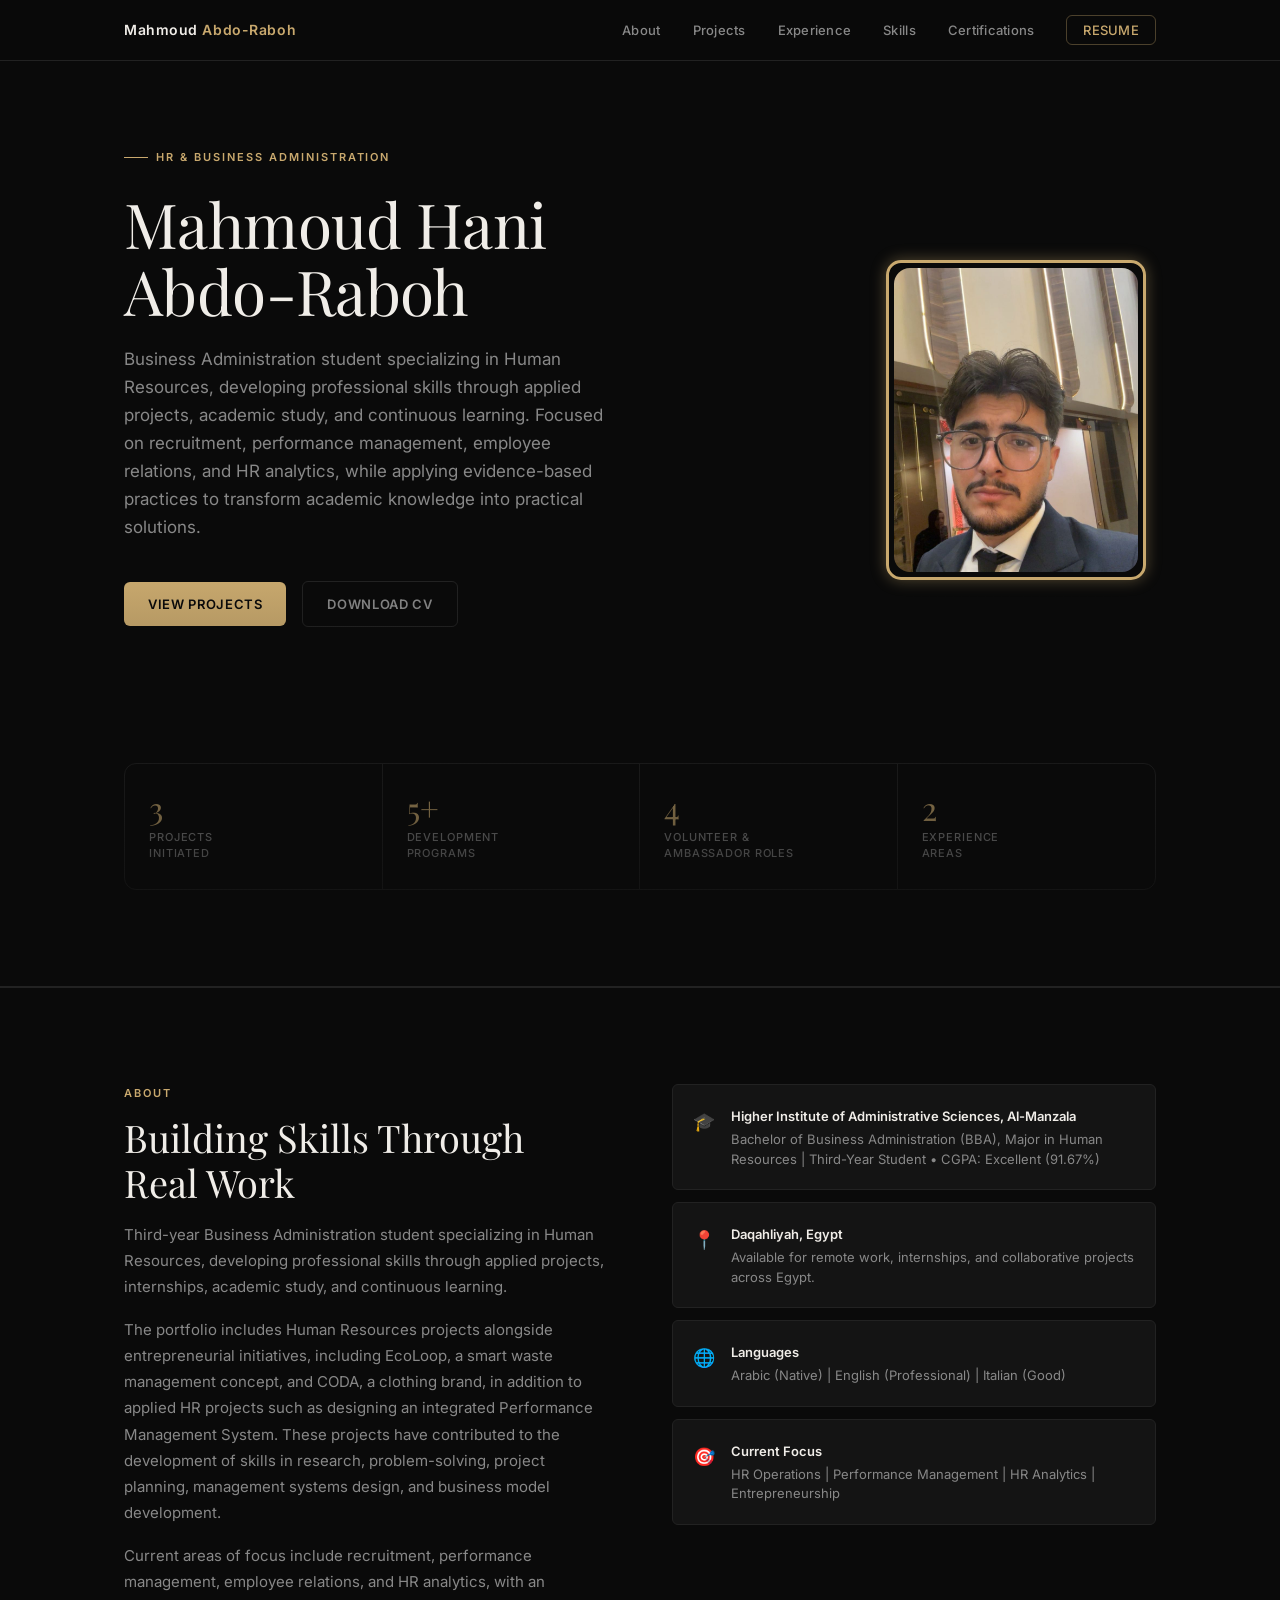
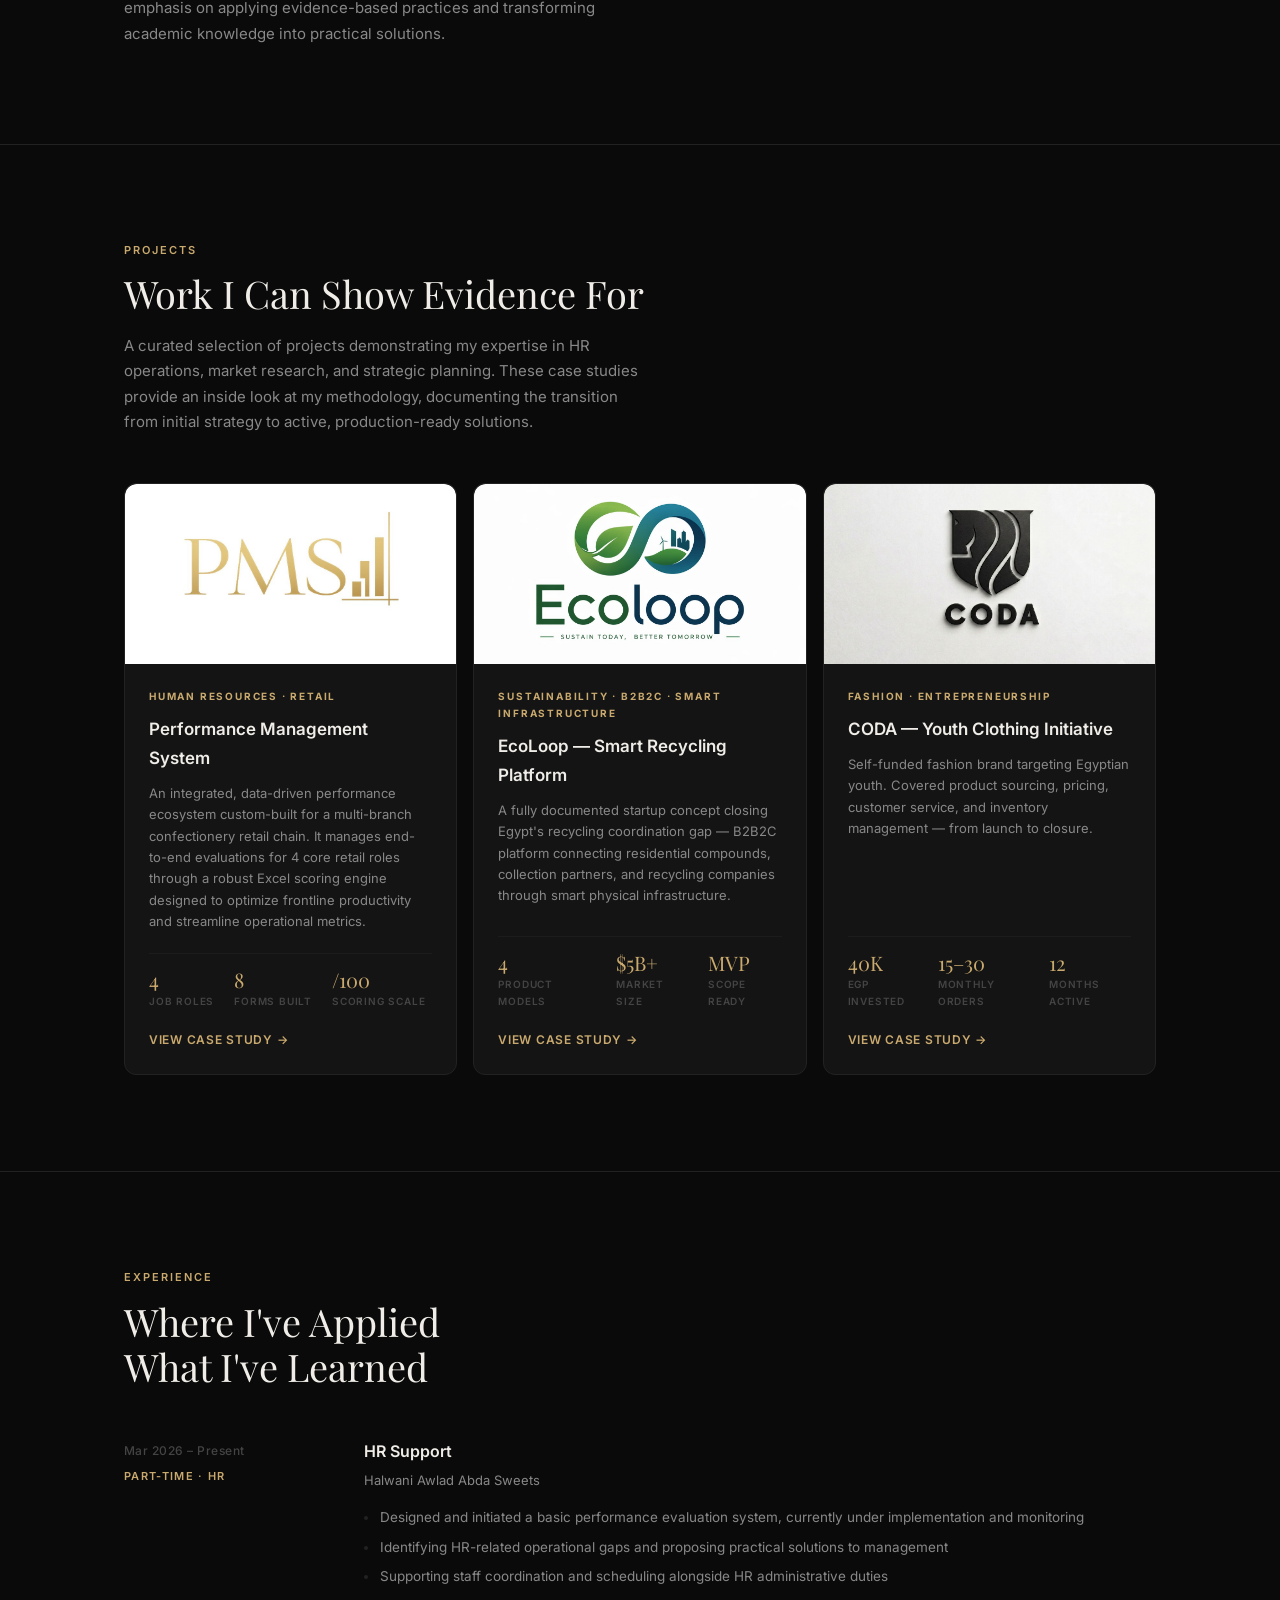
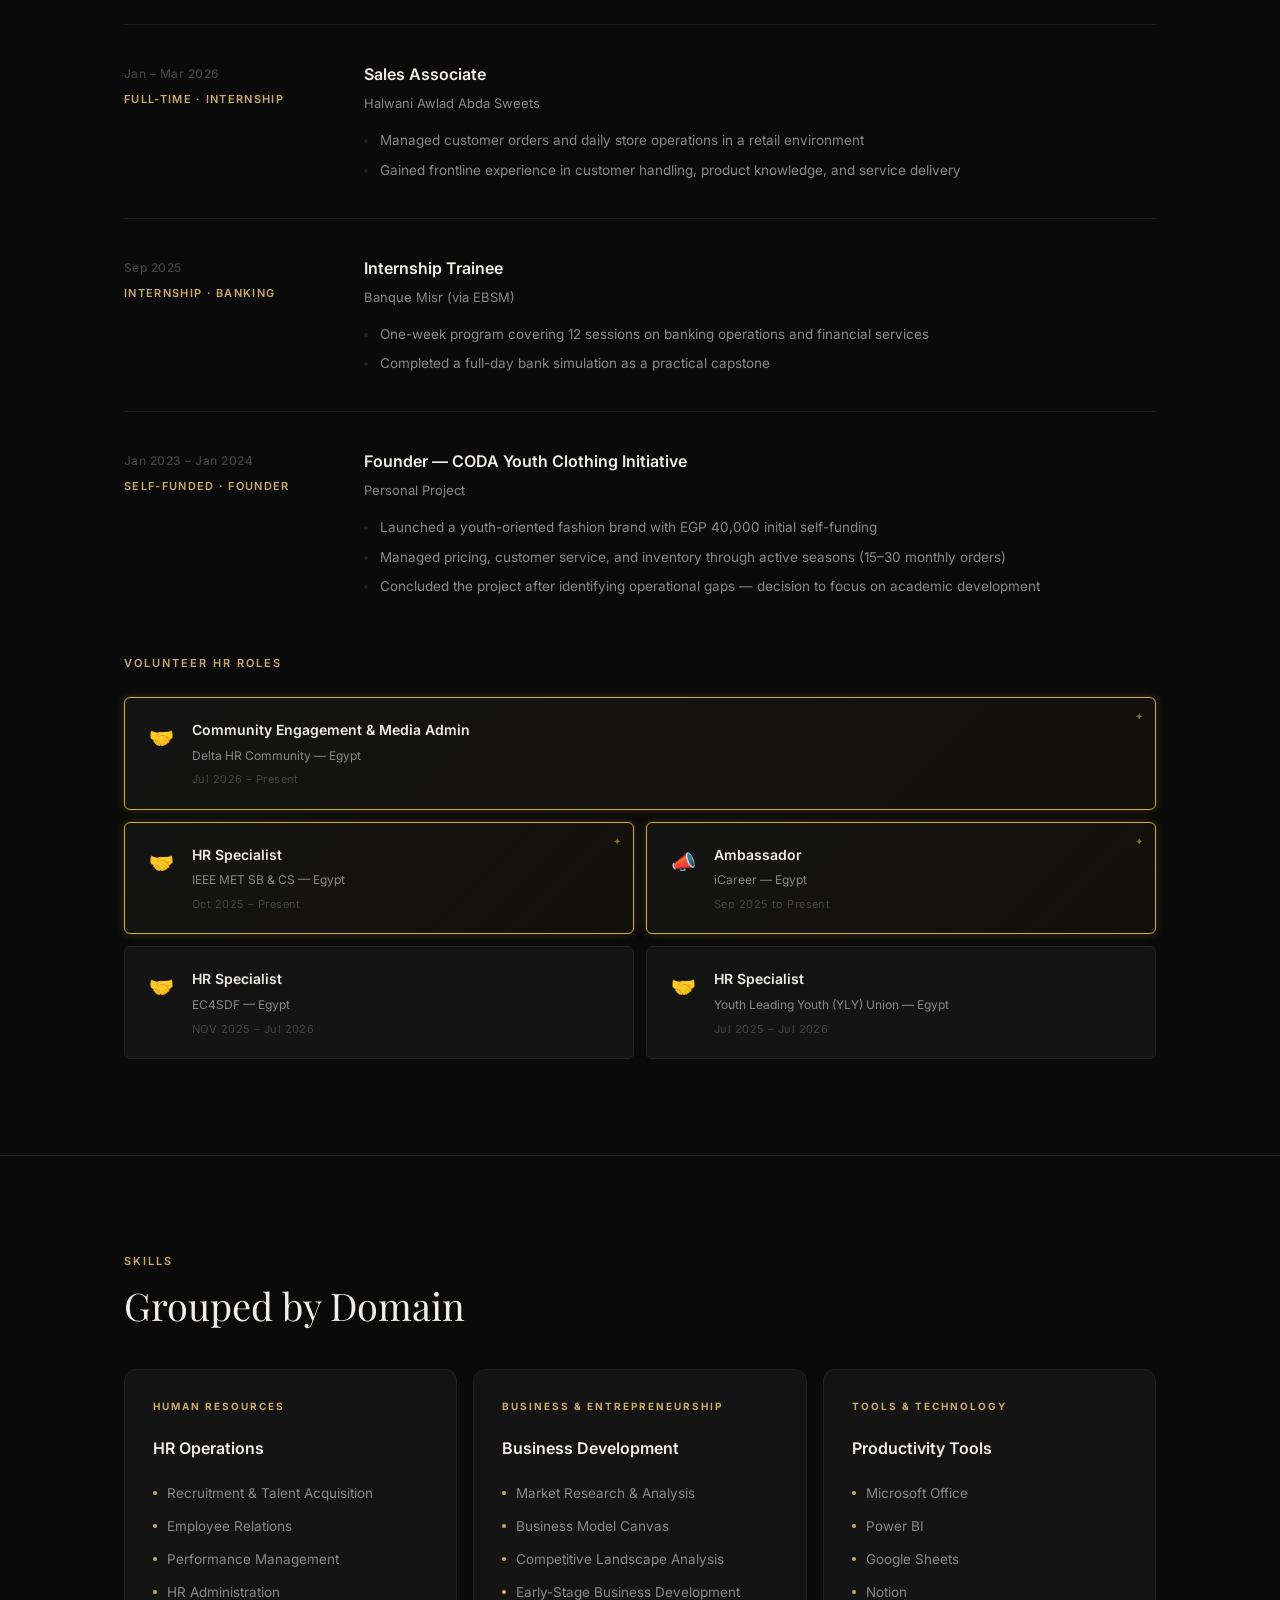
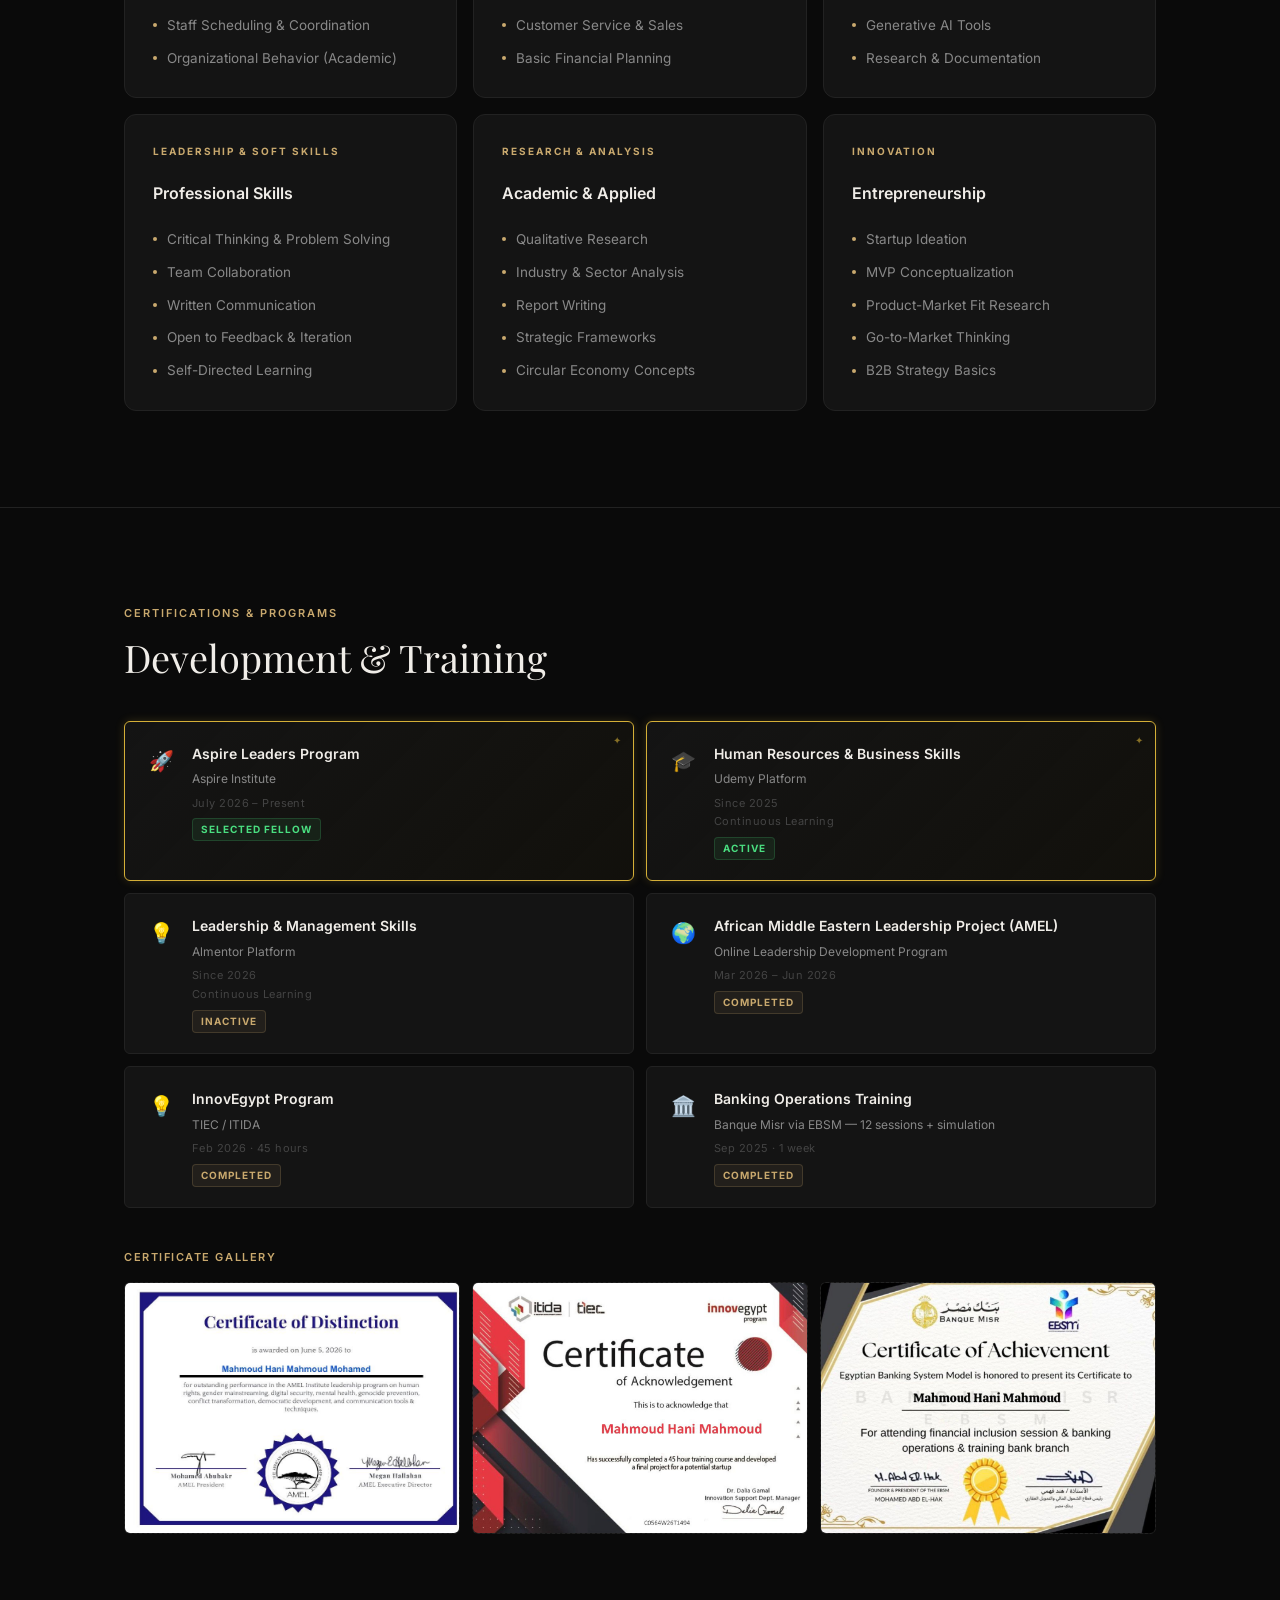
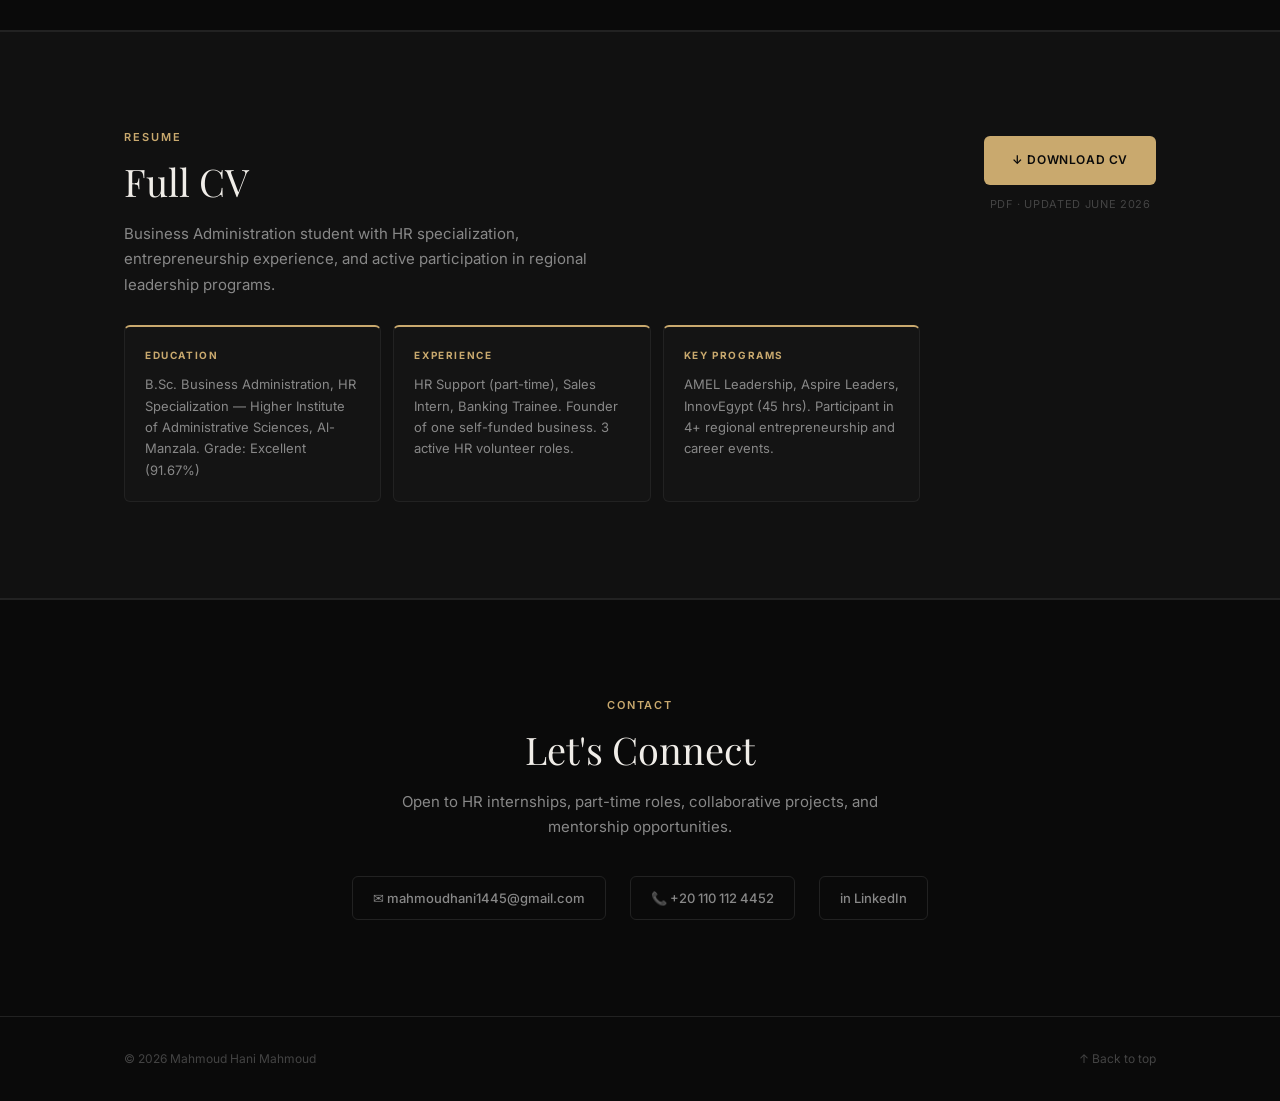
<file: index.html>
<!DOCTYPE html>
<html lang="en">
<head>
  <meta charset="UTF-8" />
  <meta name="viewport" content="width=device-width, initial-scale=1.0" />
  <title>Mahmoud Hani — HR & Business Administration</title>
  <meta name="description" content="Mahmoud Hani — Business Administration student specializing in HR, entrepreneurship, and early-stage projects." />
  <link rel="stylesheet" href="assets/css/style.css" />
</head>
<body>

<!-- ══ NAV ══════════════════════════════════════════════ -->
<nav class="nav">
  <div class="container nav__inner">
    <a href="index.html" class="nav__logo">Mahmoud <span>Abdo-Raboh</span></a>
    <ul class="nav__links">
      <li><a href="#about">About</a></li>
      <li><a href="#projects">Projects</a></li>
      <li><a href="#experience">Experience</a></li>
      <li><a href="#skills">Skills</a></li>
      <li><a href="#certifications">Certifications</a></li>
      <li><a href="#resume" class="nav__cta">Resume</a></li>
    </ul>
    <button class="nav__toggle" aria-label="Toggle menu">
      <span></span><span></span><span></span>
    </button>
  </div>
</nav>

<!-- ══ HERO ═════════════════════════════════════════════ -->
<header class="hero section--tight" id="hero">
  <div class="container">
    <div class="hero__layout">

      <div>
        <div class="hero__eyebrow">HR &amp; Business Administration</div>
        <h1 class="hero__name">Mahmoud Hani<br>Abdo-Raboh</h1>
        <p class="hero__tagline">
          Business Administration student specializing in Human Resources, developing professional skills through applied projects, academic study, and continuous learning. Focused on recruitment, performance management, employee relations, and HR analytics, while applying evidence-based practices to transform academic knowledge into practical solutions.
        </p>
        <div class="hero__actions">
          <a href="#projects" class="btn btn--primary">View Projects</a>
          <a href="#resume" class="btn btn--ghost">Download CV</a>
        </div>
      </div>

      <div class="hero__photo-wrap">
    <div class="hero__photo-frame" style="border: 3px solid #C9A96E; border-radius: 15px; padding: 5px; box-shadow: 0 0 15px rgba(201, 169, 110, 0.4);">
          <img
            src="assets/Images/MahmoudHani.jpeg"
            alt="Mahmoud Hani"
            class="hero__photo"
          />
        </div>
      </div>

    </div>

    <div class="hero__stats">
      <div class="hero__stat">
        <div class="hero__stat-num">3</div>
        <div class="hero__stat-label">Projects<br>Initiated</div>
      </div>
      <div class="hero__stat">
        <div class="hero__stat-num">5+</div>
        <div class="hero__stat-label">Development<br>Programs</div>
      </div>
      <div class="hero__stat">
        <div class="hero__stat-num">4</div>
        <div class="hero__stat-label">Volunteer &<br>Ambassador Roles</div>
      </div>
      <div class="hero__stat">
        <div class="hero__stat-num">2</div>
        <div class="hero__stat-label">Experience<br>Areas</div>
      </div>
    </div>
  </div>
</header>

<div class="divider"></div>

<!-- ══ ABOUT ════════════════════════════════════════════ -->
<section class="section" id="about" data-section="about">
  <div class="container">
    <div class="about__grid">
      <div>
        <div class="section-label">About</div>
        <h2 class="section-title">Building Skills Through<br>Real Work</h2>
        <div class="about__text">
          <p>
            Third-year Business Administration student specializing in Human Resources, developing professional skills through applied projects, internships, academic study, and continuous learning.
          </p>
          <p>
            The portfolio includes Human Resources projects alongside entrepreneurial initiatives, including EcoLoop, a smart waste management concept, and CODA, a clothing brand, in addition to applied HR projects such as designing an integrated Performance Management System. These projects have contributed to the development of skills in research, problem-solving, project planning, management systems design, and business model development.
          </p>
          <p>
            Current areas of focus include recruitment, performance management, employee relations, and HR analytics, with an emphasis on applying evidence-based practices and transforming academic knowledge into practical solutions.
          </p>
        </div>
      </div>

      <div class="about__highlights">
        <div class="about__highlight">
          <div class="about__highlight-icon">🎓</div>
          <div>
            <div class="about__highlight-title">Higher Institute of Administrative Sciences, Al-Manzala</div>
            <div class="about__highlight-text">Bachelor of Business Administration (BBA), Major in Human Resources | Third-Year Student • CGPA: Excellent (91.67%)</div>
          </div>
        </div>
        <div class="about__highlight">
          <div class="about__highlight-icon">📍</div>
          <div>
            <div class="about__highlight-title">Daqahliyah, Egypt</div>
            <div class="about__highlight-text">Available for remote work, internships, and collaborative projects across Egypt.</div>
          </div>
        </div>
        <div class="about__highlight">
          <div class="about__highlight-icon">🌐</div>
          <div>
            <div class="about__highlight-title">Languages</div>
            <div class="about__highlight-text">Arabic (Native) | English (Professional) | Italian (Good)</div>
          </div>
        </div>
        <div class="about__highlight">
          <div class="about__highlight-icon">🎯</div>
          <div>
            <div class="about__highlight-title">Current Focus</div>
            <div class="about__highlight-text">HR Operations | Performance Management | HR Analytics | Entrepreneurship</div>
          </div>
        </div>
      </div>
    </div>
  </div>
</section>

<div class="divider"></div>

<!-- ══ PROJECTS ══════════════════════════════════════════ -->
<section class="section" id="projects" data-section="projects">
  <div class="container">
    <div class="section-label">Projects</div>
    <h2 class="section-title">Work I Can Show Evidence For</h2>
    <p class="section-sub" style="margin-bottom: 48px;">
      A curated selection of projects demonstrating my expertise in HR operations, market research, and strategic planning. These case studies provide an inside look at my methodology, documenting the transition from initial strategy to active, production-ready solutions.</p>

    <div class="projects__grid">

      <!-- PMS -->
<div class="project-card">
  <div class="project-card__thumb">
  <img
    src="assets/Images/PMS-Logo.jpeg"
    alt="Performance Management System Logo"
    style="width: 100%; height: 100%; object-fit: cover; border-radius: 12px 12px 0 0;"
  >
</div>
  <div class="project-card__body">
    <div class="project-card__tag">Human Resources · Retail</div>
    <div class="project-card__title">Performance Management System</div>
    <p class="project-card__desc">An integrated, data-driven performance ecosystem custom-built for a multi-branch confectionery retail chain. It manages end-to-end evaluations for 4 core retail roles through a robust Excel scoring engine designed to optimize frontline productivity and streamline operational metrics.</p>
    <div class="project-card__metrics">
      <div>
        <div class="project-card__metric-num">4</div>
        <div class="project-card__metric-label">Job Roles</div>
      </div>
      <div>
        <div class="project-card__metric-num">8</div>
        <div class="project-card__metric-label">Forms Built</div>
      </div>
      <div>
        <div class="project-card__metric-num">/100</div>
        <div class="project-card__metric-label">Scoring Scale</div>
      </div>
    </div>
    <a href="projects/pms.html" class="project-card__link">View Case Study →</a>
  </div>
</div>

     <!-- ECOLOOP -->
<div class="project-card">
  <div class="project-card__thumb">
   <img src="assets/Images/Ecoloop-Logo.jpeg" style="width: 100%; height: 100%; object-fit: cover; border-radius: 12px 12px 0 0;">
  </div>
  <div class="project-card__body">
    <div class="project-card__tag">Sustainability · B2B2C · Smart Infrastructure</div>
    <div class="project-card__title">EcoLoop — Smart Recycling Platform</div>
    <p class="project-card__desc">
      A fully documented startup concept closing Egypt's recycling coordination gap —
      B2B2C platform connecting residential compounds, collection partners, and
      recycling companies through smart physical infrastructure.
    </p>
    <div class="project-card__metrics">
      <div>
        <div class="project-card__metric-num">4</div>
        <div class="project-card__metric-label">Product Models</div>
      </div>
      <div>
        <div class="project-card__metric-num">$5B+</div>
        <div class="project-card__metric-label">Market Size</div>
      </div>
      <div>
        <div class="project-card__metric-num">MVP</div>
        <div class="project-card__metric-label">Scope Ready</div>
      </div>
    </div>
    <a href="projects/ecoloop.html" class="project-card__link">View Case Study →</a>
  </div>
</div>

      <!-- CODA -->
      <div class="project-card">
        <div class="project-card__thumb">
          <img src="assets/Images/Coda-Logo.jpeg" style="width: 100%; height: 100%; object-fit: cover; border-radius: 12px 12px 0 0;">
        </div>
        <div class="project-card__body">
          <div class="project-card__tag">Fashion · Entrepreneurship</div>
          <div class="project-card__title">CODA — Youth Clothing Initiative</div>
          <p class="project-card__desc">
            Self-funded fashion brand targeting Egyptian youth. Covered product sourcing,
            pricing, customer service, and inventory management — from launch to closure.
          </p>
          <div class="project-card__metrics">
            <div>
              <div class="project-card__metric-num">40K</div>
              <div class="project-card__metric-label">EGP Invested</div>
            </div>
            <div>
              <div class="project-card__metric-num">15–30</div>
              <div class="project-card__metric-label">Monthly Orders</div>
            </div>
            <div>
              <div class="project-card__metric-num">12</div>
              <div class="project-card__metric-label">Months Active</div>
            </div>
          </div>
          <a href="projects/coda.html" class="project-card__link">View Case Study →</a>
        </div>
      </div>

    </div>
  </div>
</section>

<div class="divider"></div>

<!-- ══ EXPERIENCE ════════════════════════════════════════ -->
<section class="section" id="experience" data-section="experience">
  <div class="container">
    <div class="section-label">Experience</div>
    <h2 class="section-title" style="margin-bottom: 48px;">Where I've Applied<br>What I've Learned</h2>

    <div class="timeline">

      <div class="timeline-item">
        <div class="timeline-meta">
          <div class="timeline-date">Mar 2026 – Present</div>
          <div class="timeline-type">Part-Time · HR</div>
        </div>
        <div>
          <div class="timeline-role">HR Support</div>
          <div class="timeline-company">Halwani Awlad Abda Sweets</div>
          <div class="timeline-points">
            <div class="timeline-point">Designed and initiated a basic performance evaluation system, currently under implementation and monitoring</div>
            <div class="timeline-point">Identifying HR-related operational gaps and proposing practical solutions to management</div>
            <div class="timeline-point">Supporting staff coordination and scheduling alongside HR administrative duties</div>
          </div>
        </div>
      </div>

      <div class="timeline-item">
        <div class="timeline-meta">
          <div class="timeline-date">Jan – Mar 2026</div>
          <div class="timeline-type">Full-Time · Internship</div>
        </div>
        <div>
          <div class="timeline-role">Sales Associate</div>
          <div class="timeline-company">Halwani Awlad Abda Sweets</div>
          <div class="timeline-points">
            <div class="timeline-point">Managed customer orders and daily store operations in a retail environment</div>
            <div class="timeline-point">Gained frontline experience in customer handling, product knowledge, and service delivery</div>
          </div>
        </div>
      </div>

      <div class="timeline-item">
        <div class="timeline-meta">
          <div class="timeline-date">Sep 2025</div>
          <div class="timeline-type">Internship · Banking</div>
        </div>
        <div>
          <div class="timeline-role">Internship Trainee</div>
          <div class="timeline-company">Banque Misr (via EBSM)</div>
          <div class="timeline-points">
            <div class="timeline-point">One-week program covering 12 sessions on banking operations and financial services</div>
            <div class="timeline-point">Completed a full-day bank simulation as a practical capstone</div>
          </div>
        </div>
      </div>

      <div class="timeline-item">
        <div class="timeline-meta">
          <div class="timeline-date">Jan 2023 – Jan 2024</div>
          <div class="timeline-type">Self-Funded · Founder</div>
        </div>
        <div>
          <div class="timeline-role">Founder — CODA Youth Clothing Initiative</div>
          <div class="timeline-company">Personal Project</div>
          <div class="timeline-points">
            <div class="timeline-point">Launched a youth-oriented fashion brand with EGP 40,000 initial self-funding</div>
            <div class="timeline-point">Managed pricing, customer service, and inventory through active seasons (15–30 monthly orders)</div>
            <div class="timeline-point">Concluded the project after identifying operational gaps — decision to focus on academic development</div>
          </div>
        </div>
      </div>

    </div>

    <!-- Volunteering -->
    <div style="margin-top: 56px;">
      <div class="section-label">Volunteer HR Roles</div>
      <div class="certs__grid" style="margin-top: 24px;">

<div class="cert-card super-cert" style="grid-column: 1 / -1;">
  <div class="cert-card__icon">🤝</div>
  <div>
    <div class="cert-card__title">Community Engagement &amp; Media Admin</div>
    <div class="cert-card__org">Delta HR Community — Egypt</div>
    <div class="cert-card__date">Jul 2026 – Present</div>
  </div>
</div>
        
        <div class="cert-card super-cert">
          <div class="cert-card__icon">🤝</div>
          <div>
            <div class="cert-card__title">HR Specialist</div>
            <div class="cert-card__org">IEEE MET SB & CS — Egypt</div>
            <div class="cert-card__date">Oct 2025 – Present</div>
          </div>
        </div>

        <div class="cert-card super-cert">
          <div class="cert-card__icon">📣</div>
          <div>
            <div class="cert-card__title">Ambassador</div>
            <div class="cert-card__org">iCareer — Egypt</div>
            <div class="cert-card__date">Sep 2025 to Present</div>
          </div>
        </div>

        <div class="cert-card">
          <div class="cert-card__icon">🤝</div>
          <div>
            <div class="cert-card__title">HR Specialist</div>
            <div class="cert-card__org">EC4SDF — Egypt</div>
            <div class="cert-card__date">NOV 2025 – Jul 2026</div>
          </div>
        </div>

        <div class="cert-card">
          <div class="cert-card__icon">🤝</div>
          <div>
            <div class="cert-card__title">HR Specialist</div>
            <div class="cert-card__org">Youth Leading Youth (YLY) Union — Egypt</div>
            <div class="cert-card__date">Jul 2025 – Jul 2026</div>
          </div>
        </div>

      </div>
    </div>
  </div>
</section>

<div class="divider"></div>

<!-- ══ SKILLS ════════════════════════════════════════════ -->
<section class="section" id="skills" data-section="skills">
  <div class="container">
    <div class="section-label">Skills</div>
    <h2 class="section-title" style="margin-bottom: 40px;">Grouped by Domain</h2>

    <div class="skills__grid">

      <div class="skill-group">
        <div class="skill-group__label">Human Resources</div>
        <div class="skill-group__title">HR Operations</div>
        <div class="skill-list">
          <div class="skill-item">Recruitment &amp; Talent Acquisition</div>
          <div class="skill-item">Employee Relations</div>
          <div class="skill-item">Performance Management</div>
          <div class="skill-item">HR Administration</div>
          <div class="skill-item">Staff Scheduling &amp; Coordination</div>
          <div class="skill-item">Organizational Behavior (Academic)</div>
        </div>
      </div>

      <div class="skill-group">
        <div class="skill-group__label">Business &amp; Entrepreneurship</div>
        <div class="skill-group__title">Business Development</div>
        <div class="skill-list">
          <div class="skill-item">Market Research &amp; Analysis</div>
          <div class="skill-item">Business Model Canvas</div>
          <div class="skill-item">Competitive Landscape Analysis</div>
          <div class="skill-item">Early-Stage Business Development</div>
          <div class="skill-item">Customer Service &amp; Sales</div>
          <div class="skill-item">Basic Financial Planning</div>
        </div>
      </div>

      <div class="skill-group">
        <div class="skill-group__label">Tools &amp; Technology</div>
        <div class="skill-group__title">Productivity Tools</div>
        <div class="skill-list">
          <div class="skill-item">Microsoft Office</div>
          <div class="skill-item">Power BI</div>
          <div class="skill-item">Google Sheets</div>
          <div class="skill-item">Notion</div>
          <div class="skill-item">Generative AI Tools</div>
          <div class="skill-item">Research &amp; Documentation</div>
        </div>
      </div>

      <div class="skill-group">
        <div class="skill-group__label">Leadership &amp; Soft Skills</div>
        <div class="skill-group__title">Professional Skills</div>
        <div class="skill-list">
          <div class="skill-item">Critical Thinking &amp; Problem Solving</div>
          <div class="skill-item">Team Collaboration</div>
          <div class="skill-item">Written Communication</div>
          <div class="skill-item">Open to Feedback &amp; Iteration</div>
          <div class="skill-item">Self-Directed Learning</div>
        </div>
      </div>

      <div class="skill-group">
        <div class="skill-group__label">Research &amp; Analysis</div>
        <div class="skill-group__title">Academic &amp; Applied</div>
        <div class="skill-list">
          <div class="skill-item">Qualitative Research</div>
          <div class="skill-item">Industry &amp; Sector Analysis</div>
          <div class="skill-item">Report Writing</div>
          <div class="skill-item">Strategic Frameworks</div>
          <div class="skill-item">Circular Economy Concepts</div>
        </div>
      </div>

      <div class="skill-group">
        <div class="skill-group__label">Innovation</div>
        <div class="skill-group__title">Entrepreneurship</div>
        <div class="skill-list">
          <div class="skill-item">Startup Ideation</div>
          <div class="skill-item">MVP Conceptualization</div>
          <div class="skill-item">Product-Market Fit Research</div>
          <div class="skill-item">Go-to-Market Thinking</div>
          <div class="skill-item">B2B Strategy Basics</div>
        </div>
      </div>

    </div>
  </div>
</section>

<div class="divider"></div>

<!-- ══ CERTIFICATIONS ════════════════════════════════════ -->
<section class="section" id="certifications" data-section="certifications">
  <div class="container">
    <div class="section-label">Certifications &amp; Programs</div>
    <h2 class="section-title" style="margin-bottom: 40px;">Development &amp; Training</h2>

    <div class="certs__grid">

      <!-- Active — super-cert -->
      <div class="cert-card super-cert">
  <div class="cert-card__icon">🚀</div>
  <div>
    <div class="cert-card__title">Aspire Leaders Program</div>
    <div class="cert-card__org">Aspire Institute</div>
    <div class="cert-card__date">July 2026 – Present</div>
    <div class="cert-card__status">Selected Fellow</div>
  </div>
</div>

      <!-- Active — super-cert -->
      <div class="cert-card super-cert">
  <div class="cert-card__icon">🎓</div>
  <div>
    <div class="cert-card__title">Human Resources &amp; Business Skills</div>
          <div class="cert-card__org">Udemy Platform</div>
          <div class="cert-card__date">Since 2025</div>
          <div class="cert-card__date">Continuous Learning</div>
          <div class="cert-card__status">Active</div>
        </div>
      </div>

      <!-- Inactive — بدون super-cert -->
      <div class="cert-card">
        <div class="cert-card__icon">💡</div>
        <div>
          <div class="cert-card__title">Leadership &amp; Management Skills</div>
          <div class="cert-card__org">Almentor Platform</div>
          <div class="cert-card__date">Since 2026</div>
          <div class="cert-card__date">Continuous Learning</div>
          <span class="cert-card__status" style="color:#C9A96E; background:rgba(201,169,110,0.08); border-color:rgba(201,169,110,0.2);">Inactive</span>
        </div>
      </div>

      <!-- AMEL — super-cert لأنها leadership program مميزة -->
      <div class="cert-card">
        <div class="cert-card__icon">🌍</div>
        <div>
          <div class="cert-card__title">African Middle Eastern Leadership Project (AMEL)</div>
          <div class="cert-card__org">Online Leadership Development Program</div>
          <div class="cert-card__date">Mar 2026 – Jun 2026</div>
          <span class="cert-card__status" style="color:#C9A96E; background:rgba(201,169,110,0.08); border-color:rgba(201,169,110,0.2);">Completed</span>
        </div>
      </div>

      <!-- InnovEgypt — super-cert لأنها TIEC رسمية -->
      <div class="cert-card">
        <div class="cert-card__icon">💡</div>
        <div>
          <div class="cert-card__title">InnovEgypt Program</div>
          <div class="cert-card__org">TIEC / ITIDA</div>
          <div class="cert-card__date">Feb 2026 · 45 hours</div>
          <span class="cert-card__status" style="color:#C9A96E; background:rgba(201,169,110,0.08); border-color:rgba(201,169,110,0.2);">Completed</span>
        </div>
      </div>

      <!-- Banking — بدون super-cert -->
      <div class="cert-card">
        <div class="cert-card__icon">🏛️</div>
        <div>
          <div class="cert-card__title">Banking Operations Training</div>
          <div class="cert-card__org">Banque Misr via EBSM — 12 sessions + simulation</div>
          <div class="cert-card__date">Sep 2025 · 1 week</div>
          <span class="cert-card__status" style="color:#C9A96E; background:rgba(201,169,110,0.08); border-color:rgba(201,169,110,0.2);">Completed</span>
        </div>
      </div>

    </div>

    <!-- Certificate Gallery -->
<div class="cert-gallery">
  <div class="cert-gallery__title">Certificate Gallery</div>
  <div class="cert-gallery__grid">

    <div class="cert-gallery__slot">
      <img src="assets/Images/amel-certificate.jpeg" alt="AMEL Certificate">
      <div class="cert-gallery__label">AMEL — Leadership Project</div>
    </div>

    <div class="cert-gallery__slot">
      <img src="assets/Images/innovegypt-certificate.jpeg" alt="InnovEgypt Certificate">
      <div class="cert-gallery__label">InnovEgypt — TIEC / ITIDA</div>
    </div>

    <div class="cert-gallery__slot">
      <img src="assets/Images/bank-misr-certificate.jpeg" alt="Banking Training Certificate">
      <div class="cert-gallery__label">Banking — Banque Misr</div>
    </div>

  </div>
</div>

  </div>
</section>

<div class="divider"></div>

<!-- ══ RESUME ════════════════════════════════════════════ -->
<section class="section resume-section" id="resume" data-section="resume">
  <div class="container">
    <div class="resume__inner">

      <div>
        <div class="section-label">Resume</div>
        <h2 class="section-title">Full CV</h2>
        <p class="section-sub">
          Business Administration student with HR specialization,
          entrepreneurship experience, and active participation
          in regional leadership programs.
        </p>

        <div class="resume__summary">
          <div class="resume__summary-item">
            <div class="resume__summary-title">Education</div>
            <div class="resume__summary-text">
              B.Sc. Business Administration, HR Specialization —
              Higher Institute of Administrative Sciences, Al-Manzala.
              Grade: Excellent (91.67%)
            </div>
          </div>
          <div class="resume__summary-item">
            <div class="resume__summary-title">Experience</div>
            <div class="resume__summary-text">
              HR Support (part-time), Sales Intern, Banking Trainee.
              Founder of one self-funded business.
              3 active HR volunteer roles.
            </div>
          </div>
          <div class="resume__summary-item">
            <div class="resume__summary-title">Key Programs</div>
            <div class="resume__summary-text">
              AMEL Leadership, Aspire Leaders, InnovEgypt (45 hrs).
              Participant in 4+ regional entrepreneurship and career events.
            </div>
          </div>
        </div>
      </div>

      <div class="resume__download">
        <a href="Mahmoud_cv.pdf" download
           class="btn btn--primary"
           style="font-size:12px;padding:14px 28px">
          ↓ Download CV
        </a>
        <div class="resume__download-label">PDF · Updated June 2026</div>
      </div>

    </div>
  </div>
</section>

<div class="divider"></div>

<!-- ══ CONTACT ═══════════════════════════════════════════ -->
<section class="section contact" id="contact" data-section="contact">
  <div class="container">
    <div class="section-label" style="text-align: center;">Contact</div>
    <h2 class="section-title" style="text-align: center;">Let's Connect</h2>
    <p class="section-sub" style="margin-inline: auto; text-align: center;">
      Open to HR internships, part-time roles, collaborative projects, and mentorship opportunities.
    </p>
    <div class="contact__links">
      <a href="mailto:mahmoudhani1445@gmail.com" class="contact__link">
        ✉ mahmoudhani1445@gmail.com
      </a>
      <a href="https://wa.me/201101124452" class="contact__link">
        📞 +20 110 112 4452
      </a>
      <!-- Replace with your actual LinkedIn URL -->
      <a href="https://www.linkedin.com/in/mahmoud-haniii?utm_source=share_via&utm_content=profile&utm_medium=member_ios" target="_blank" rel="noopener" class="contact__link">
        in LinkedIn
      </a>
    </div>
  </div>
</section>

<!-- ══ FOOTER ════════════════════════════════════════════ -->
<footer class="footer">
  <div class="container footer__inner">
    <div class="footer__copy">© 2026 Mahmoud Hani Mahmoud</div>
    <a href="#" class="footer__back">↑ Back to top</a>
  </div>
</footer>

<script src="assets/js/main.js"></script>
</body>
</html>
</file>
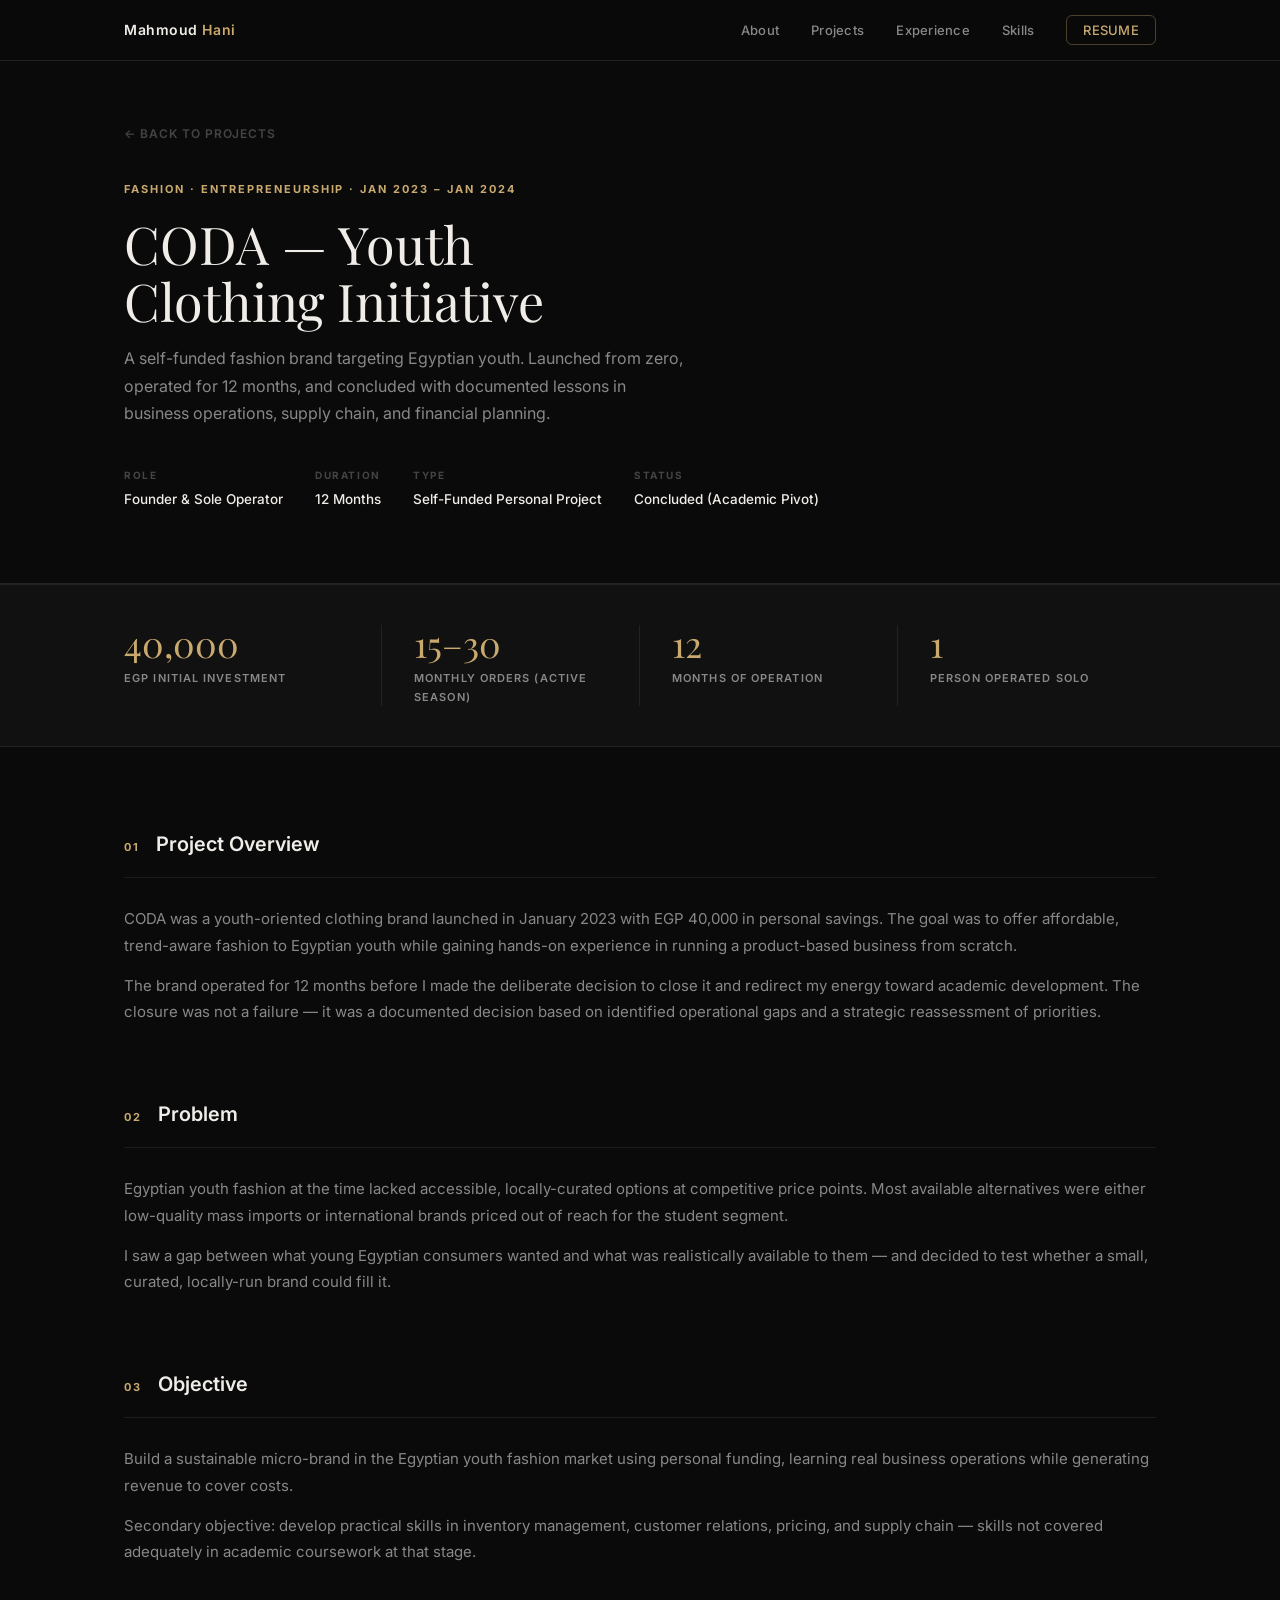
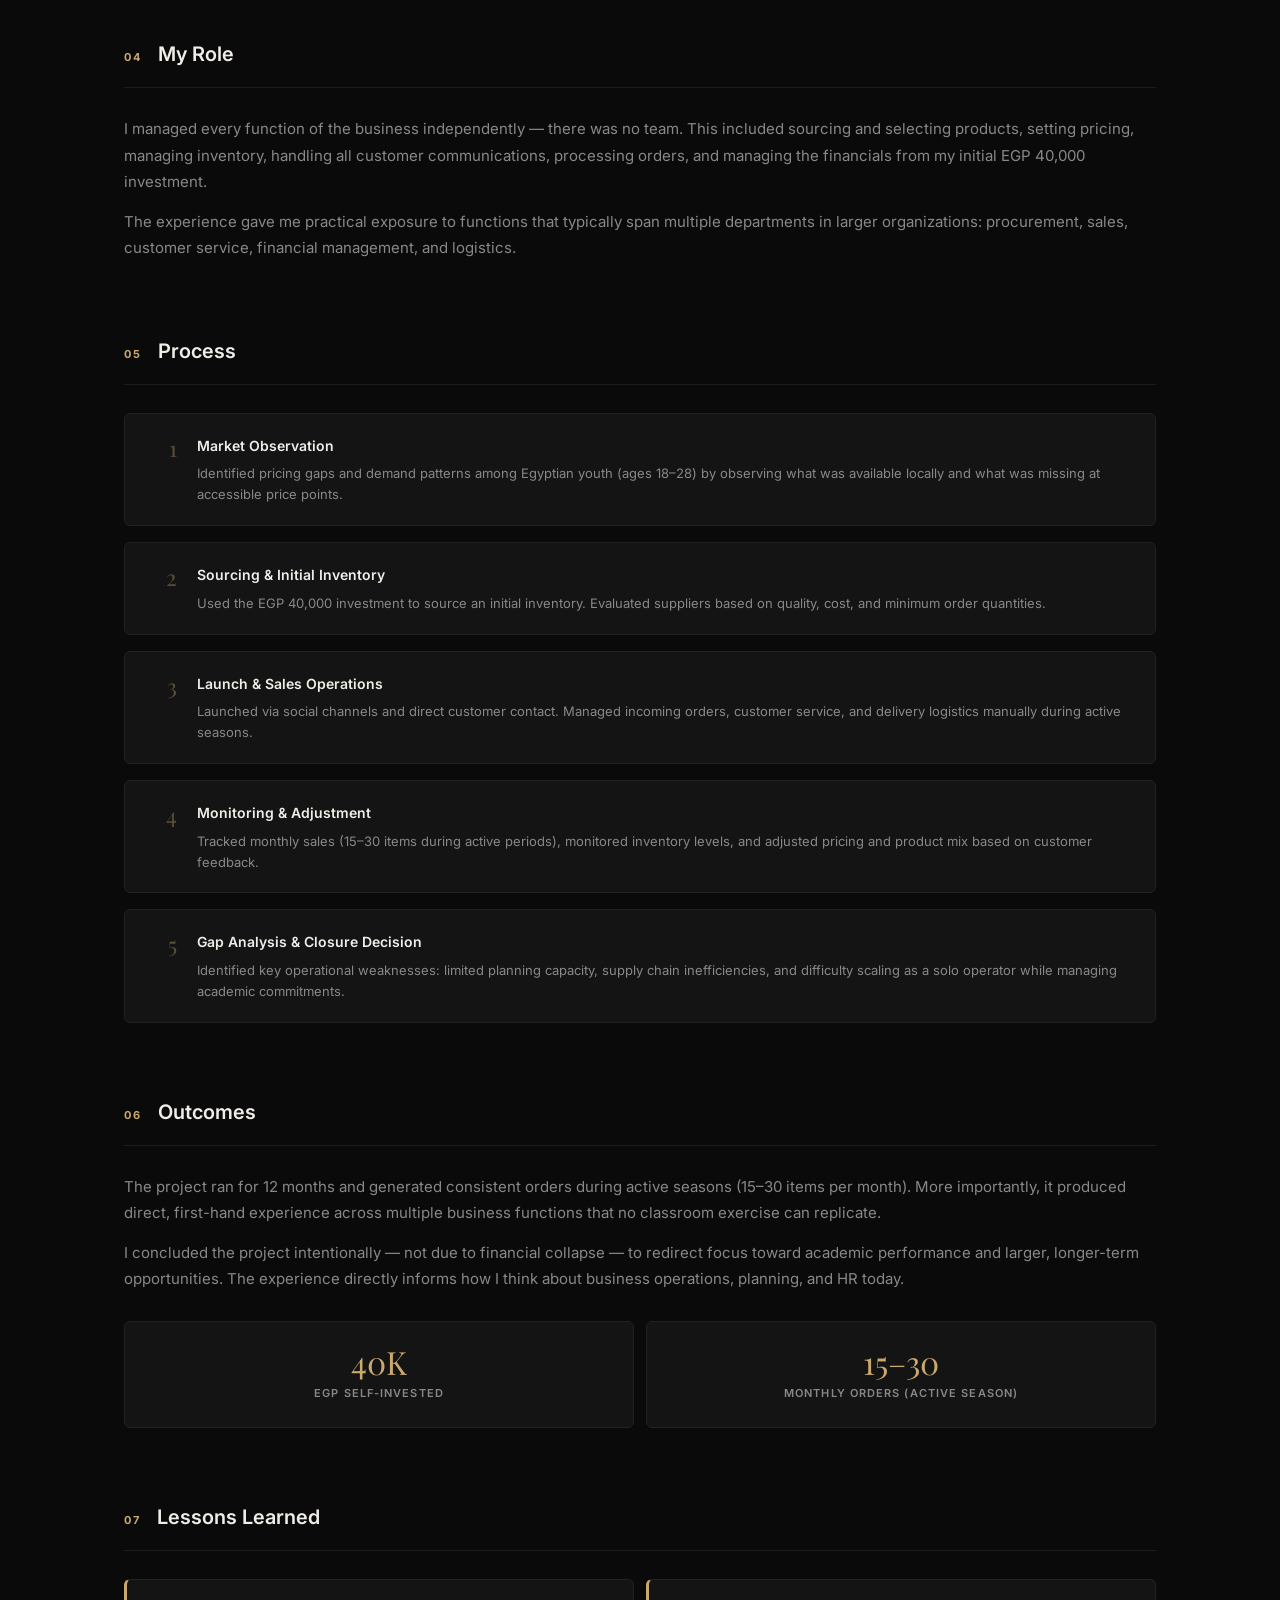
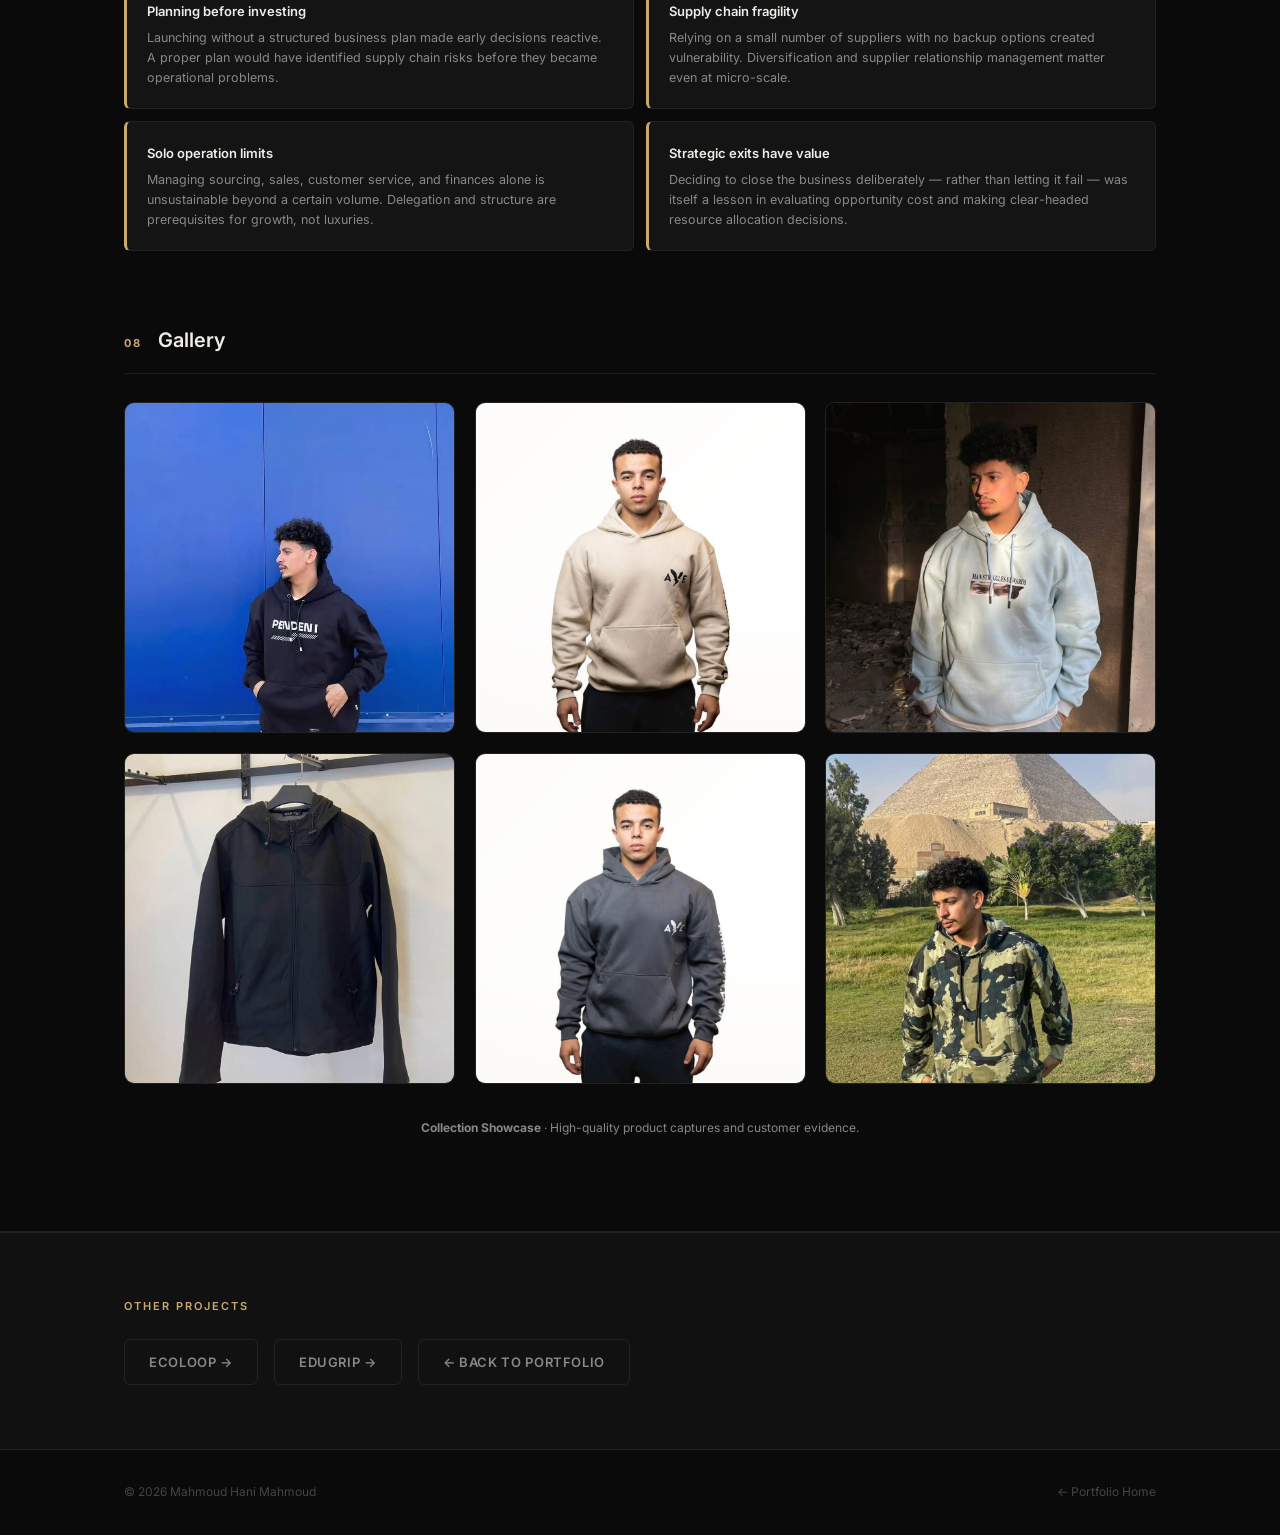
<file: projects/coda.html>
<!DOCTYPE html>
<html lang="en">
<head>
  <meta charset="UTF-8" />
  <meta name="viewport" content="width=device-width, initial-scale=1.0" />
  <title>CODA — Youth Clothing Initiative | Mahmoud Hani</title>
  <meta name="description" content="Case study: CODA, a self-funded youth fashion brand founded and operated by Mahmoud Hani." />
  <link rel="stylesheet" href="../assets/css/style.css" />

<style>
/* ── Project-page extras (self-contained, no conflicts) ── */

/* Hero */
.project-hero{padding-top:120px;padding-bottom:72px;border-bottom:1px solid var(--border)}
.project-hero__back{display:inline-flex;align-items:center;gap:8px;font-size:12px;font-weight:600;letter-spacing:.08em;text-transform:uppercase;color:var(--text-faint);margin-bottom:36px;transition:color var(--t)}
.project-hero__back:hover{color:var(--accent)}
.project-hero__tag{font-size:11px;font-weight:700;letter-spacing:.18em;text-transform:uppercase;color:var(--accent);margin-bottom:16px}
.project-hero__title{font-family:var(--font-display);font-size:clamp(32px,5vw,52px);font-weight:400;color:var(--text);margin-bottom:16px;line-height:1.1}
.project-hero__subtitle{font-size:16px;color:var(--text-muted);max-width:560px;line-height:1.7;margin-bottom:40px}
.project-hero__meta{display:flex;gap:32px;flex-wrap:wrap}
.project-hero__meta-item{display:flex;flex-direction:column;gap:4px}
.project-hero__meta-label{font-size:10px;font-weight:700;letter-spacing:.16em;text-transform:uppercase;color:var(--text-faint)}
.project-hero__meta-value{font-size:13.5px;font-weight:500;color:var(--text)}

/* Metrics strip */
.metrics-strip{background:var(--bg-2);border-top:1px solid var(--border);border-bottom:1px solid var(--border);padding-block:40px}
.metrics-strip__grid{display:grid;grid-template-columns:repeat(4,1fr)}
.metric-block{padding:0 32px;border-right:1px solid var(--border)}
.metric-block:first-child{padding-left:0}
.metric-block:last-child{border-right:none}
.metric-block__num{font-family:var(--font-display);font-size:36px;font-weight:400;color:var(--accent);line-height:1;margin-bottom:8px}
.metric-block__label{font-size:11px;font-weight:600;letter-spacing:.1em;text-transform:uppercase;color:var(--text-muted)}

/* Project content */
.project-content{padding-block:80px}
.project-section{margin-bottom:72px}
.project-section:last-child{margin-bottom:0}
.project-section__header{display:flex;align-items:baseline;gap:16px;margin-bottom:28px;padding-bottom:16px;border-bottom:1px solid var(--border-soft)}
.project-section__num{font-size:11px;font-weight:700;letter-spacing:.16em;color:var(--accent);flex-shrink:0}
.project-section__title{font-size:20px;font-weight:600;color:var(--text)}
.project-section__body{color:var(--text-muted);font-size:15px;line-height:1.75}
.project-section__body p{margin-bottom:14px}
.project-section__body p:last-child{margin-bottom:0}

/* Process steps */
.process-steps{display:flex;flex-direction:column;gap:16px}
.process-step{display:flex;gap:20px;padding:20px;background:var(--bg-card);border:1px solid var(--border);border-radius:var(--radius)}
.process-step__num{font-family:var(--font-display);font-size:22px;color:var(--accent);opacity:.4;flex-shrink:0;width:32px;text-align:right;line-height:1.3}
.process-step__title{font-size:14px;font-weight:600;color:var(--text);margin-bottom:6px}
.process-step__text{font-size:13px;color:var(--text-muted);line-height:1.6}

/* Lessons */
.lessons-grid{display:grid;grid-template-columns:repeat(2,1fr);gap:12px}
.lesson-card{padding:20px;background:var(--bg-card);border:1px solid var(--border);border-radius:var(--radius);border-left:3px solid var(--accent)}
.lesson-card__title{font-size:13px;font-weight:600;color:var(--text);margin-bottom:6px}
.lesson-card__text{font-size:12.5px;color:var(--text-muted);line-height:1.6}

/* Outcome metrics (2 only now) */
.outcome-metrics{display:grid;grid-template-columns:repeat(2,1fr);gap:12px;margin-top:28px}
.outcome-metric{padding:24px;background:var(--bg-card);border:1px solid var(--border);border-radius:var(--radius);text-align:center}
.outcome-metric__num{font-family:var(--font-display);font-size:32px;color:var(--accent);margin-bottom:6px;line-height:1}
.outcome-metric__label{font-size:11px;font-weight:600;letter-spacing:.1em;text-transform:uppercase;color:var(--text-muted)}

/* ══════════════════════════════════════════════════════════
   3D GALLERY — signature element
   ══════════════════════════════════════════════════════════ */
.gallery-grid{
  display:grid;
  grid-template-columns:repeat(3,1fr);
  gap:20px;
}

/* Each slot is a 1:1 square */
.gallery-slot{
  aspect-ratio:1/1;
  perspective:900px;
  cursor:pointer;
}

/* The card that flips / tilts */
.gallery-card{
  width:100%;
  height:100%;
  position:relative;
  transform-style:preserve-3d;
  transition:transform .55s cubic-bezier(.23,1,.32,1), box-shadow .55s ease;
  border-radius:10px;
  will-change:transform;
}

/* Hover: gentle 3-D tilt is handled by JS per-card.
   On slot hover we also lift it. */
.gallery-slot:hover .gallery-card{
  box-shadow:0 32px 64px rgba(0,0,0,.7), 0 0 0 1px rgba(201,169,110,.25);
}

/* Front face — the actual image / placeholder */
.gallery-face{
  position:absolute;
  inset:0;
  border-radius:10px;
  overflow:hidden;
  backface-visibility:hidden;
  -webkit-backface-visibility:hidden;
}

.gallery-face--front{
  background:var(--bg-3);
  border:1px solid var(--border);
  display:flex;
  flex-direction:column;
  align-items:center;
  justify-content:center;
  gap:0;
}

/* When a real <img> is inside */
.gallery-face--front img{
  width:100%;
  height:100%;
  object-fit:cover;
  display:block;
}

/* Placeholder state (no real image yet) */
.gallery-face--front .ph-wrap{
  display:flex;
  flex-direction:column;
  align-items:center;
  justify-content:center;
  gap:14px;
  width:100%;
  height:100%;
  padding:20px;
}

/* SVG icon container */
.ph-icon{
  width:56px;
  height:56px;
  display:flex;
  align-items:center;
  justify-content:center;
  background:var(--accent-dim);
  border:1px solid rgba(201,169,110,.18);
  border-radius:12px;
  flex-shrink:0;
}
.ph-icon svg{
  width:28px;
  height:28px;
  fill:none;
  stroke:var(--accent);
  stroke-width:1.6;
  stroke-linecap:round;
  stroke-linejoin:round;
}

.ph-title{
  font-size:12px;
  font-weight:600;
  color:var(--text-muted);
  text-align:center;
  line-height:1.4;
}

.ph-hint{
  font-size:10px;
  font-weight:500;
  letter-spacing:.06em;
  text-transform:uppercase;
  color:var(--text-faint);
  text-align:center;
}

/* Shimmer overlay when no image — subtle ambient */
.gallery-face--front::after{
  content:'';
  position:absolute;
  inset:0;
  background:linear-gradient(135deg,rgba(201,169,110,.04) 0%,transparent 60%);
  pointer-events:none;
  border-radius:10px;
}

/* Reflection strip at bottom of card */
.gallery-card__reflection{
  position:absolute;
  bottom:0;left:0;right:0;
  height:40%;
  background:linear-gradient(to top,rgba(201,169,110,.05),transparent);
  border-radius:0 0 10px 10px;
  pointer-events:none;
  z-index:2;
}

/* Label bar — slides up on hover */
.gallery-card__label{
  position:absolute;
  bottom:0;left:0;right:0;
  padding:14px 16px;
  background:linear-gradient(to top,rgba(10,10,10,.92) 60%,transparent);
  border-radius:0 0 10px 10px;
  transform:translateY(4px);
  opacity:0;
  transition:opacity .3s ease,transform .3s ease;
  z-index:3;
}
.gallery-slot:hover .gallery-card__label{
  opacity:1;
  transform:translateY(0);
}
.gallery-card__label-text{
  font-size:11px;
  font-weight:600;
  letter-spacing:.08em;
  text-transform:uppercase;
  color:var(--text-muted);
}

/* Add-image instruction badge — only on placeholder */
.ph-badge{
  position:absolute;
  top:12px;right:12px;
  font-size:9px;
  font-weight:700;
  letter-spacing:.1em;
  text-transform:uppercase;
  color:var(--accent);
  background:rgba(201,169,110,.1);
  border:1px solid rgba(201,169,110,.2);
  border-radius:4px;
  padding:3px 8px;
  z-index:4;
}

/* ── Section hint below gallery ─────────────────────────── */
.gallery-hint{
  margin-top:20px;
  padding:14px 20px;
  background:var(--bg-card);
  border:1px dashed var(--border);
  border-radius:var(--radius);
  font-size:12px;
  color:var(--text-faint);
  line-height:1.6;
}
.gallery-hint strong{color:var(--text-muted)}

/* Responsive gallery */
@media(max-width:720px){
  .gallery-grid{grid-template-columns:repeat(2,1fr);gap:12px}
  .metrics-strip__grid{grid-template-columns:repeat(2,1fr)}
  .metric-block:nth-child(2){border-right:none}
  .metric-block:nth-child(3){padding-left:0;border-right:1px solid var(--border)}
  .metric-block:nth-child(1),.metric-block:nth-child(2){padding-bottom:24px;margin-bottom:24px;border-bottom:1px solid var(--border)}
  .lessons-grid{grid-template-columns:1fr}
  .outcome-metrics{grid-template-columns:1fr}
  .project-hero__meta{gap:20px}
}
@media(max-width:480px){
  .gallery-grid{grid-template-columns:1fr}
}
</style>
</head>
<body>

<!-- NAV -->
<nav class="nav">
  <div class="container nav__inner">
    <a href="../index.html" class="nav__logo">Mahmoud <span>Hani</span></a>
    <ul class="nav__links">
      <li><a href="../index.html#about">About</a></li>
      <li><a href="../index.html#projects">Projects</a></li>
      <li><a href="../index.html#experience">Experience</a></li>
      <li><a href="../index.html#skills">Skills</a></li>
      <li><a href="../index.html#resume" class="nav__cta">Resume</a></li>
    </ul>
    <button class="nav__toggle" aria-label="Toggle menu">
      <span></span><span></span><span></span>
    </button>
  </div>
</nav>

<!-- PROJECT HERO -->
<header class="project-hero">
  <div class="container">
    <a href="../index.html#projects" class="project-hero__back">← Back to Projects</a>
    <div class="project-hero__tag">Fashion · Entrepreneurship · Jan 2023 – Jan 2024</div>
    <h1 class="project-hero__title">CODA — Youth<br>Clothing Initiative</h1>
    <p class="project-hero__subtitle">
      A self-funded fashion brand targeting Egyptian youth. Launched from zero,
      operated for 12 months, and concluded with documented lessons in business
      operations, supply chain, and financial planning.
    </p>
    <div class="project-hero__meta">
      <div class="project-hero__meta-item">
        <span class="project-hero__meta-label">Role</span>
        <span class="project-hero__meta-value">Founder &amp; Sole Operator</span>
      </div>
      <div class="project-hero__meta-item">
        <span class="project-hero__meta-label">Duration</span>
        <span class="project-hero__meta-value">12 Months</span>
      </div>
      <div class="project-hero__meta-item">
        <span class="project-hero__meta-label">Type</span>
        <span class="project-hero__meta-value">Self-Funded Personal Project</span>
      </div>
      <div class="project-hero__meta-item">
        <span class="project-hero__meta-label">Status</span>
        <span class="project-hero__meta-value">Concluded (Academic Pivot)</span>
      </div>
    </div>
  </div>
</header>

<!-- METRICS STRIP -->
<div class="metrics-strip">
  <div class="container">
    <div class="metrics-strip__grid">
      <div class="metric-block">
        <div class="metric-block__num">40,000</div>
        <div class="metric-block__label">EGP Initial Investment</div>
      </div>
      <div class="metric-block">
        <div class="metric-block__num">15–30</div>
        <div class="metric-block__label">Monthly Orders (Active Season)</div>
      </div>
      <div class="metric-block">
        <div class="metric-block__num">12</div>
        <div class="metric-block__label">Months of Operation</div>
      </div>
      <div class="metric-block">
        <div class="metric-block__num">1</div>
        <div class="metric-block__label">Person Operated Solo</div>
      </div>
    </div>
  </div>
</div>

<!-- PROJECT CONTENT -->
<div class="project-content">
  <div class="container">

    <!-- 01 Overview -->
    <div class="project-section">
      <div class="project-section__header">
        <span class="project-section__num">01</span>
        <h2 class="project-section__title">Project Overview</h2>
      </div>
      <div class="project-section__body">
        <p>CODA was a youth-oriented clothing brand launched in January 2023 with EGP 40,000 in personal savings. The goal was to offer affordable, trend-aware fashion to Egyptian youth while gaining hands-on experience in running a product-based business from scratch.</p>
        <p>The brand operated for 12 months before I made the deliberate decision to close it and redirect my energy toward academic development. The closure was not a failure — it was a documented decision based on identified operational gaps and a strategic reassessment of priorities.</p>
      </div>
    </div>

    <!-- 02 Problem -->
    <div class="project-section">
      <div class="project-section__header">
        <span class="project-section__num">02</span>
        <h2 class="project-section__title">Problem</h2>
      </div>
      <div class="project-section__body">
        <p>Egyptian youth fashion at the time lacked accessible, locally-curated options at competitive price points. Most available alternatives were either low-quality mass imports or international brands priced out of reach for the student segment.</p>
        <p>I saw a gap between what young Egyptian consumers wanted and what was realistically available to them — and decided to test whether a small, curated, locally-run brand could fill it.</p>
      </div>
    </div>

    <!-- 03 Objective -->
    <div class="project-section">
      <div class="project-section__header">
        <span class="project-section__num">03</span>
        <h2 class="project-section__title">Objective</h2>
      </div>
      <div class="project-section__body">
        <p>Build a sustainable micro-brand in the Egyptian youth fashion market using personal funding, learning real business operations while generating revenue to cover costs.</p>
        <p>Secondary objective: develop practical skills in inventory management, customer relations, pricing, and supply chain — skills not covered adequately in academic coursework at that stage.</p>
      </div>
    </div>

    <!-- 04 My Role -->
    <div class="project-section">
      <div class="project-section__header">
        <span class="project-section__num">04</span>
        <h2 class="project-section__title">My Role</h2>
      </div>
      <div class="project-section__body">
        <p>I managed every function of the business independently — there was no team. This included sourcing and selecting products, setting pricing, managing inventory, handling all customer communications, processing orders, and managing the financials from my initial EGP 40,000 investment.</p>
        <p>The experience gave me practical exposure to functions that typically span multiple departments in larger organizations: procurement, sales, customer service, financial management, and logistics.</p>
      </div>
    </div>

    <!-- 05 Process -->
    <div class="project-section">
      <div class="project-section__header">
        <span class="project-section__num">05</span>
        <h2 class="project-section__title">Process</h2>
      </div>
      <div class="process-steps">
        <div class="process-step">
          <div class="process-step__num">1</div>
          <div>
            <div class="process-step__title">Market Observation</div>
            <div class="process-step__text">Identified pricing gaps and demand patterns among Egyptian youth (ages 18–28) by observing what was available locally and what was missing at accessible price points.</div>
          </div>
        </div>
        <div class="process-step">
          <div class="process-step__num">2</div>
          <div>
            <div class="process-step__title">Sourcing &amp; Initial Inventory</div>
            <div class="process-step__text">Used the EGP 40,000 investment to source an initial inventory. Evaluated suppliers based on quality, cost, and minimum order quantities.</div>
          </div>
        </div>
        <div class="process-step">
          <div class="process-step__num">3</div>
          <div>
            <div class="process-step__title">Launch &amp; Sales Operations</div>
            <div class="process-step__text">Launched via social channels and direct customer contact. Managed incoming orders, customer service, and delivery logistics manually during active seasons.</div>
          </div>
        </div>
        <div class="process-step">
          <div class="process-step__num">4</div>
          <div>
            <div class="process-step__title">Monitoring &amp; Adjustment</div>
            <div class="process-step__text">Tracked monthly sales (15–30 items during active periods), monitored inventory levels, and adjusted pricing and product mix based on customer feedback.</div>
          </div>
        </div>
        <div class="process-step">
          <div class="process-step__num">5</div>
          <div>
            <div class="process-step__title">Gap Analysis &amp; Closure Decision</div>
            <div class="process-step__text">Identified key operational weaknesses: limited planning capacity, supply chain inefficiencies, and difficulty scaling as a solo operator while managing academic commitments.</div>
          </div>
        </div>
      </div>
    </div>

    <!-- 06 Outcomes -->
    <div class="project-section">
      <div class="project-section__header">
        <span class="project-section__num">06</span>
        <h2 class="project-section__title">Outcomes</h2>
      </div>
      <div class="project-section__body">
        <p>The project ran for 12 months and generated consistent orders during active seasons (15–30 items per month). More importantly, it produced direct, first-hand experience across multiple business functions that no classroom exercise can replicate.</p>
        <p>I concluded the project intentionally — not due to financial collapse — to redirect focus toward academic performance and larger, longer-term opportunities. The experience directly informs how I think about business operations, planning, and HR today.</p>
        <div class="outcome-metrics">
          <div class="outcome-metric">
            <div class="outcome-metric__num">40K</div>
            <div class="outcome-metric__label">EGP Self-Invested</div>
          </div>
          <div class="outcome-metric">
            <div class="outcome-metric__num">15–30</div>
            <div class="outcome-metric__label">Monthly Orders (Active Season)</div>
          </div>
        </div>
      </div>
    </div>

    <!-- 07 Lessons -->
    <div class="project-section">
      <div class="project-section__header">
        <span class="project-section__num">07</span>
        <h2 class="project-section__title">Lessons Learned</h2>
      </div>
      <div class="lessons-grid">
        <div class="lesson-card">
          <div class="lesson-card__title">Planning before investing</div>
          <div class="lesson-card__text">Launching without a structured business plan made early decisions reactive. A proper plan would have identified supply chain risks before they became operational problems.</div>
        </div>
        <div class="lesson-card">
          <div class="lesson-card__title">Supply chain fragility</div>
          <div class="lesson-card__text">Relying on a small number of suppliers with no backup options created vulnerability. Diversification and supplier relationship management matter even at micro-scale.</div>
        </div>
        <div class="lesson-card">
          <div class="lesson-card__title">Solo operation limits</div>
          <div class="lesson-card__text">Managing sourcing, sales, customer service, and finances alone is unsustainable beyond a certain volume. Delegation and structure are prerequisites for growth, not luxuries.</div>
        </div>
        <div class="lesson-card">
          <div class="lesson-card__title">Strategic exits have value</div>
          <div class="lesson-card__text">Deciding to close the business deliberately — rather than letting it fail — was itself a lesson in evaluating opportunity cost and making clear-headed resource allocation decisions.</div>
        </div>
      </div>
    </div>

    <!-- 08 Gallery — 3D upgrade -->
    <div class="project-section">
      <div class="project-section__header">
        <span class="project-section__num">08</span>
        <h2 class="project-section__title">Gallery</h2>
      </div>

      <div class="gallery-grid">

        <!<!-- Slot 1 — Product photos -->
<div class="gallery-slot" data-tilt>
  <div class="gallery-card">
    <div class="gallery-face gallery-face--front">
      <!-- هنا تم استبدال الـ ph-wrap بوسم الصورة مباشرة -->
      <img src="../assets/Images/Coda-Customer1.jpeg" alt="CODA product photo" style="width: 100%; height: 100%; object-fit: cover; display: block;">
      <div class="gallery-card__reflection"></div>
    </div>
    <div class="gallery-card__label">
      <div class="gallery-card__label-text">Product Photo</div>
    </div>
  </div>
</div>

        <!-- Slot 2 — Product photos -->
<div class="gallery-slot" data-tilt>
  <div class="gallery-card">
    <div class="gallery-face gallery-face--front">
      <img src="../assets/Images/Coda-Customer2.jpeg" alt="CODA product photo" style="width: 100%; height: 100%; object-fit: cover; display: block;">
      <div class="gallery-card__reflection"></div>
    </div>
    <div class="gallery-card__label">
      <div class="gallery-card__label-text">Product Photo</div>
    </div>
  </div>
</div>

        <!-- Slot 3 — Product photos -->
<div class="gallery-slot" data-tilt>
  <div class="gallery-card">
    <div class="gallery-face gallery-face--front">
      <img src="../assets/Images/Coda-Customer3.jpeg" alt="CODA product photo" style="width: 100%; height: 100%; object-fit: cover; display: block;">
      <div class="gallery-card__reflection"></div>
    </div>
    <div class="gallery-card__label">
      <div class="gallery-card__label-text">Product Photo</div>
    </div>
  </div>
</div>

        <!-- Slot 4 — Product photos -->
<div class="gallery-slot" data-tilt>
  <div class="gallery-card">
    <div class="gallery-face gallery-face--front">
      <img src="../assets/Images/Coda-Customer4.jpeg" alt="CODA product photo" style="width: 100%; height: 100%; object-fit: cover; display: block;">
      <div class="gallery-card__reflection"></div>
    </div>
    <div class="gallery-card__label">
      <div class="gallery-card__label-text">Product Photo</div>
    </div>
  </div>
</div>

        <!-- Slot 5 — Product photos -->
<div class="gallery-slot" data-tilt>
  <div class="gallery-card">
    <div class="gallery-face gallery-face--front">
      <img src="../assets/Images/Coda-Customer5.jpeg" alt="CODA product photo" style="width: 100%; height: 100%; object-fit: cover; display: block;">
      <div class="gallery-card__reflection"></div>
    </div>
    <div class="gallery-card__label">
      <div class="gallery-card__label-text">Product Photo</div>
    </div>
  </div>
</div>

        <!-- Slot 6 — Product photos -->
<div class="gallery-slot" data-tilt>
  <div class="gallery-card">
    <div class="gallery-face gallery-face--front">
      <img src="../assets/Images/Coda-Customer6.jpeg" alt="CODA product photo" style="width: 100%; height: 100%; object-fit: cover; display: block;">
      <div class="gallery-card__reflection"></div>
    </div>
    <div class="gallery-card__label">
      <div class="gallery-card__label-text">Product Photo</div>
    </div>
  </div>
</div>

      </div><!-- /gallery-grid -->

      <div class="gallery-hint" style="text-align: center; border: none; background: transparent; color: var(--text-muted);">
    <strong>Collection Showcase</strong> · High-quality product captures and customer evidence.
</div>

    </div><!-- /gallery section -->

  </div><!-- /container -->
</div><!-- /project-content -->

<div class="divider"></div>

<!-- Other Projects -->
<section class="section--tight" style="background:var(--bg-2);border-top:1px solid var(--border)">
  <div class="container">
    <div class="section-label" style="margin-bottom:24px">Other Projects</div>
    <div style="display:flex;gap:16px;flex-wrap:wrap">
      <a href="ecoloop.html" class="btn btn--ghost">EcoLoop →</a>
      <a href="edugrip.html" class="btn btn--ghost">EDUGRIP →</a>
      <a href="../index.html" class="btn btn--ghost">← Back to Portfolio</a>
    </div>
  </div>
</section>

<footer class="footer">
  <div class="container footer__inner">
    <div class="footer__copy">© 2026 Mahmoud Hani Mahmoud</div>
    <a href="../index.html" class="footer__back">← Portfolio Home</a>
  </div>
</footer>

<!-- ══ JS: 3-D tilt on gallery cards ══════════════════════ -->
<script>
/* Mobile nav (inherited from main.js pattern) */
const toggle = document.querySelector('.nav__toggle');
const links  = document.querySelector('.nav__links');
if (toggle && links) {
  toggle.addEventListener('click', () => links.classList.toggle('open'));
  links.querySelectorAll('a').forEach(a =>
    a.addEventListener('click', () => links.classList.remove('open'))
  );
}

/* ── 3-D magnetic tilt ──────────────────────────────────── */
const TILT_MAX   = 14;   // degrees max tilt
const TILT_SCALE = 1.04; // subtle scale on hover
const LIFT_PX    = -6;   // translateZ lift

function applyTilt(card, rx, ry) {
  card.style.transform =
    `perspective(900px) rotateX(${rx}deg) rotateY(${ry}deg) translateZ(${LIFT_PX}px) scale(${TILT_SCALE})`;
}

function resetTilt(card) {
  card.style.transition = 'transform .6s cubic-bezier(.23,1,.32,1), box-shadow .6s ease';
  card.style.transform  = 'perspective(900px) rotateX(0deg) rotateY(0deg) translateZ(0) scale(1)';
}

document.querySelectorAll('.gallery-slot[data-tilt]').forEach(slot => {
  const card = slot.querySelector('.gallery-card');

  slot.addEventListener('mousemove', e => {
    const rect  = slot.getBoundingClientRect();
    const xPct  = (e.clientX - rect.left)  / rect.width  - 0.5;  // -0.5 → 0.5
    const yPct  = (e.clientY - rect.top)   / rect.height - 0.5;
    const ry    =  xPct * TILT_MAX * 2;
    const rx    = -yPct * TILT_MAX * 2;

    card.style.transition = 'transform .08s linear, box-shadow .08s linear';
    applyTilt(card, rx, ry);
  });

  slot.addEventListener('mouseleave', () => resetTilt(card));

  /* Touch: single tap gives a brief tilt pulse */
  slot.addEventListener('touchstart', e => {
    const touch = e.touches[0];
    const rect  = slot.getBoundingClientRect();
    const xPct  = (touch.clientX - rect.left) / rect.width  - 0.5;
    const yPct  = (touch.clientY - rect.top)  / rect.height - 0.5;
    card.style.transition = 'transform .15s ease';
    applyTilt(card, -yPct * TILT_MAX, xPct * TILT_MAX);
    setTimeout(() => resetTilt(card), 600);
  }, { passive: true });
});

/* ── Scroll fade-in ─────────────────────────────────────── */
if ('IntersectionObserver' in window) {
  const obs = new IntersectionObserver(entries => {
    entries.forEach(e => {
      if (!e.isIntersecting) return;
      e.target.style.opacity  = '1';
      e.target.style.transform = e.target.style.transform.replace('translateY(16px)', 'translateY(0)') || 'translateY(0)';
      obs.unobserve(e.target);
    });
  }, { threshold: 0.07 });

  document.querySelectorAll(
    '.project-section, .process-step, .lesson-card, .gallery-slot, .metric-block'
  ).forEach(el => {
    el.style.opacity   = '0';
    el.style.transform = 'translateY(16px)';
    el.style.transition = 'opacity .45s ease, transform .45s ease';
    obs.observe(el);
  });
}
</script>

</body>
</html>
</file>
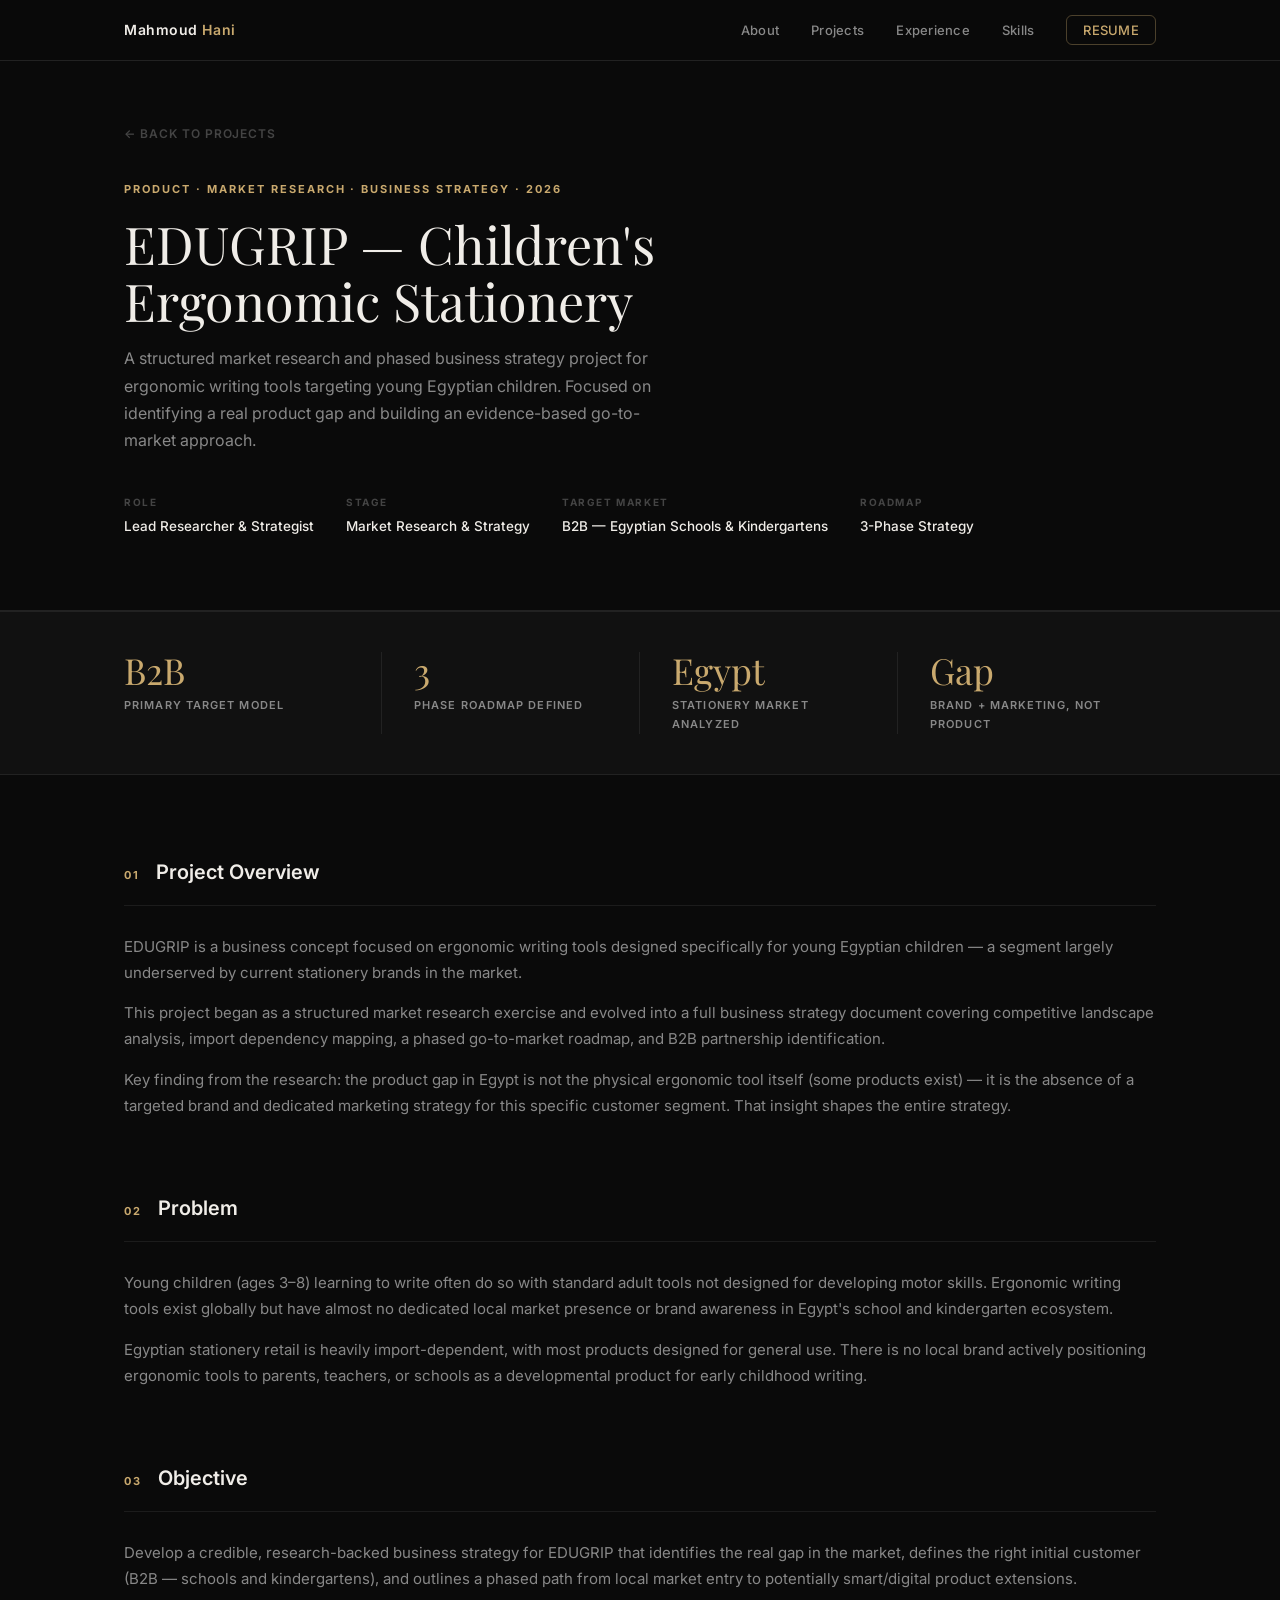
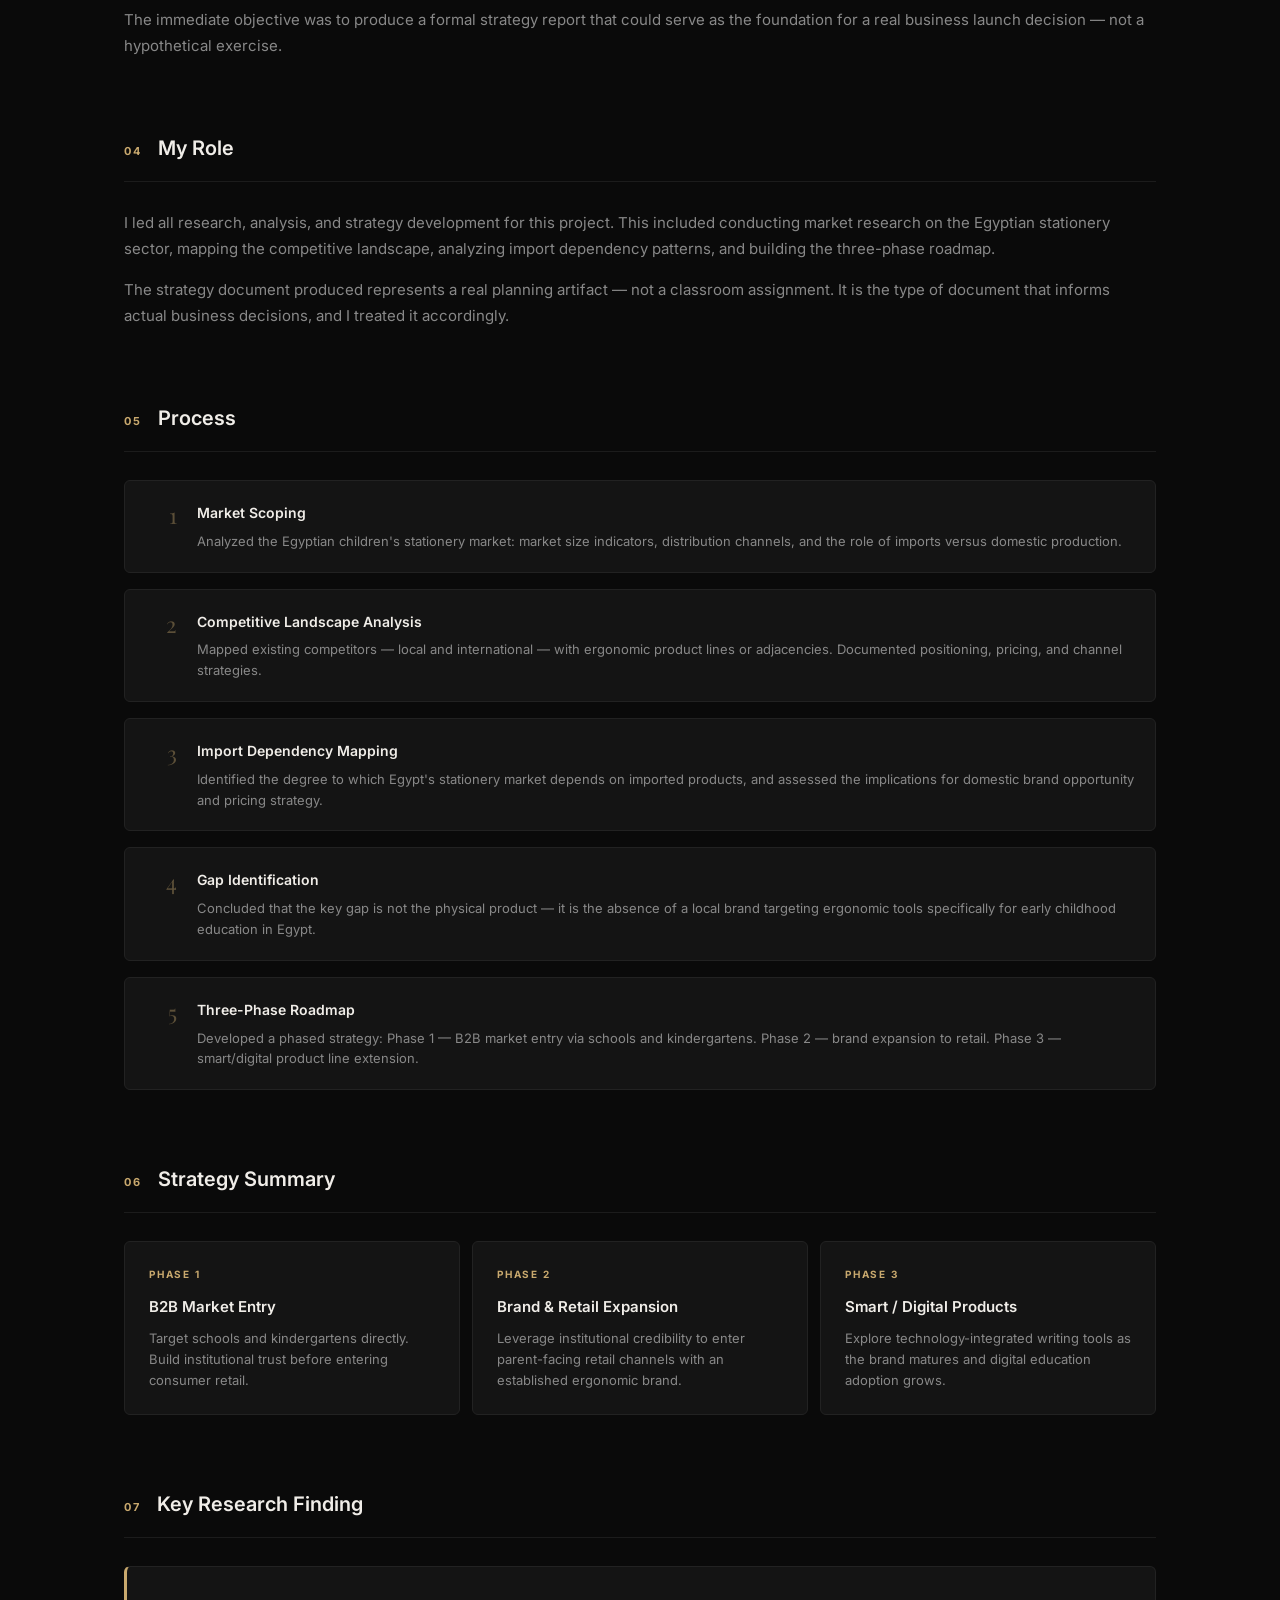
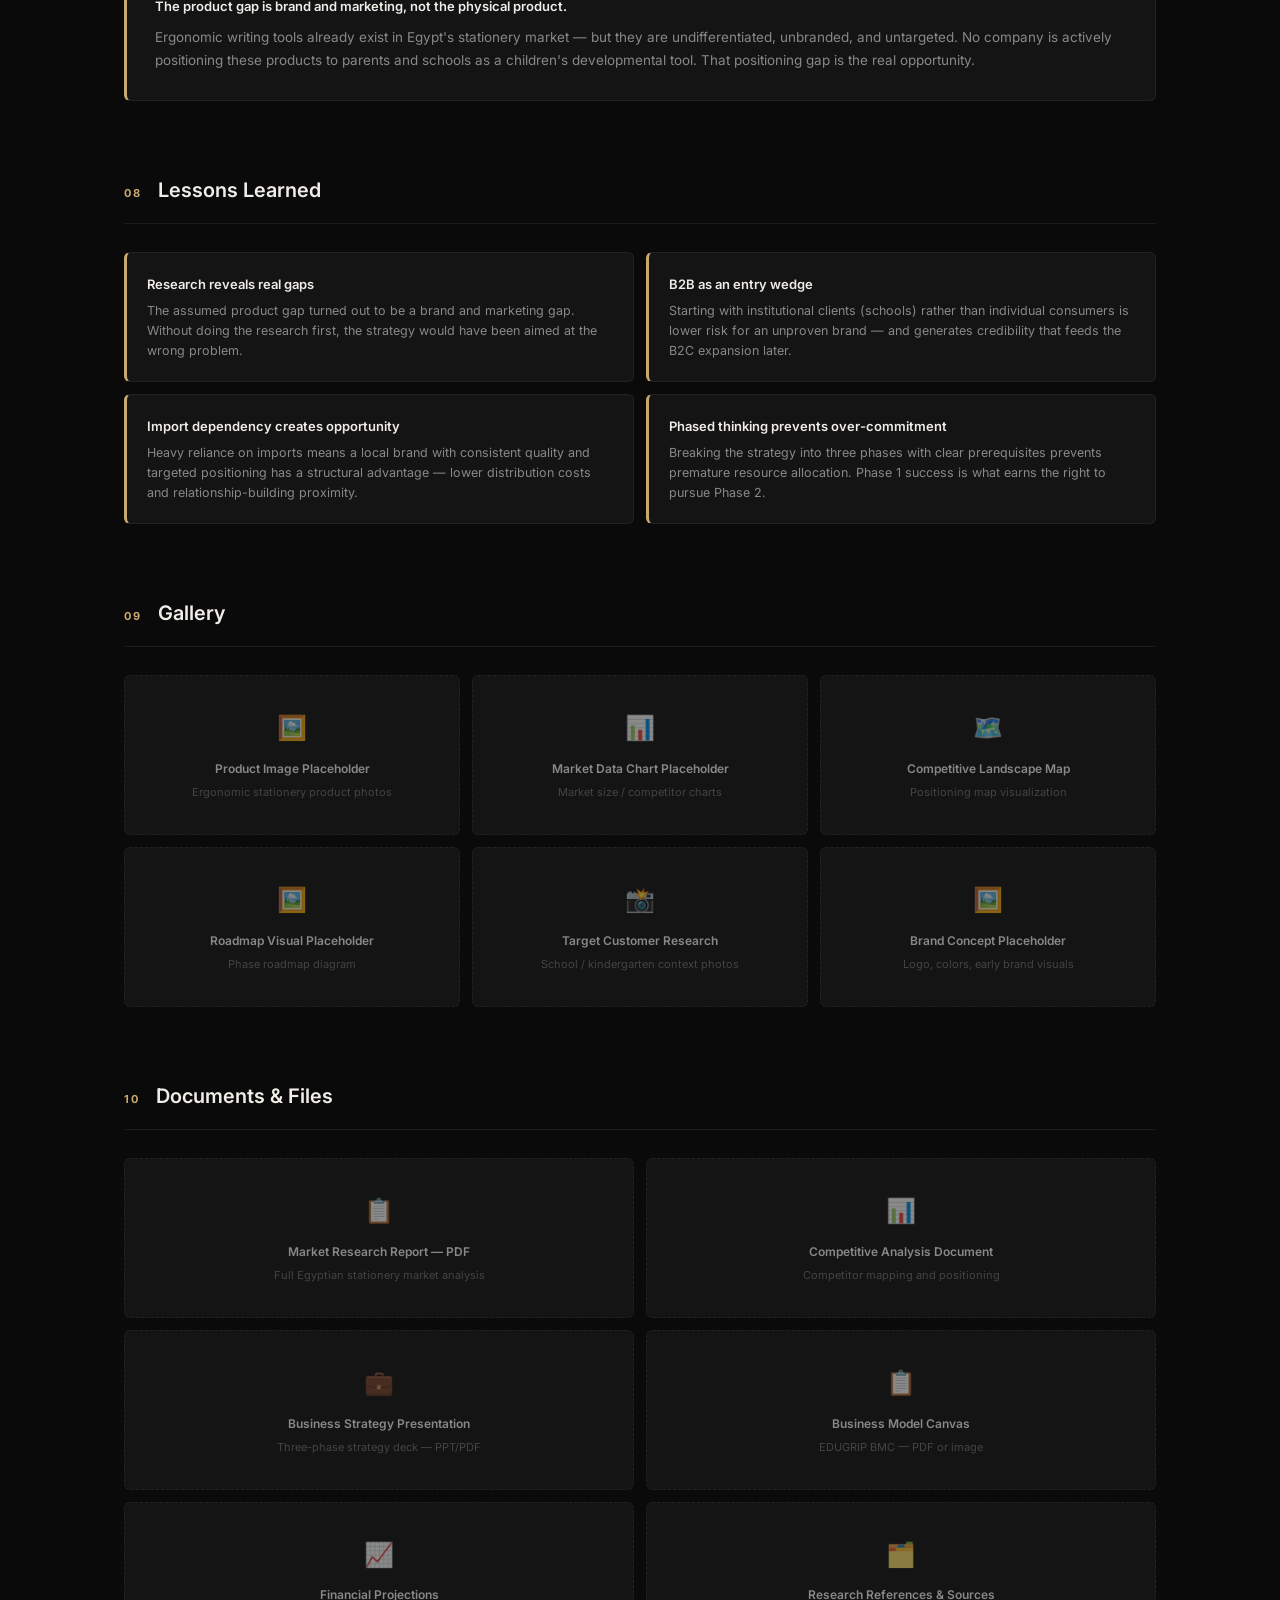
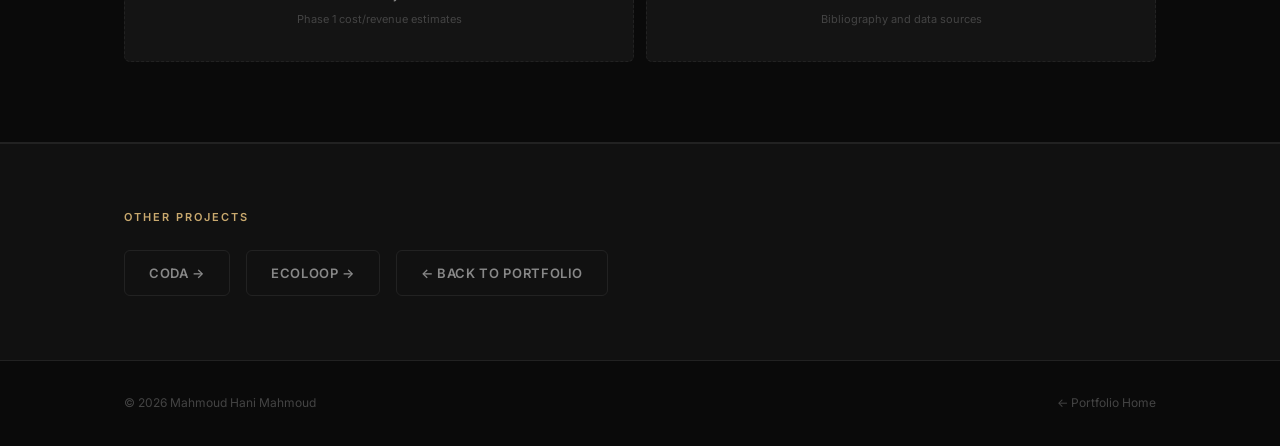
<file: projects/edugrip.html>
<!DOCTYPE html>
<html lang="en">
<head>
  <meta charset="UTF-8" />
  <meta name="viewport" content="width=device-width, initial-scale=1.0" />
  <title>EDUGRIP — Children's Ergonomic Stationery | Mahmoud Hani</title>
  <meta name="description" content="Case study: EDUGRIP, a market research and business strategy project for ergonomic children's stationery in Egypt." />
  <link rel="stylesheet" href="../assets/css/style.css" />
</head>
<body>

<!-- NAV -->
<nav class="nav">
  <div class="container nav__inner">
    <a href="../index.html" class="nav__logo">Mahmoud <span>Hani</span></a>
    <ul class="nav__links">
      <li><a href="../index.html#about">About</a></li>
      <li><a href="../index.html#projects">Projects</a></li>
      <li><a href="../index.html#experience">Experience</a></li>
      <li><a href="../index.html#skills">Skills</a></li>
      <li><a href="../index.html#resume" class="nav__cta">Resume</a></li>
    </ul>
    <button class="nav__toggle" aria-label="Toggle menu">
      <span></span><span></span><span></span>
    </button>
  </div>
</nav>

<!-- PROJECT HERO -->
<header class="project-hero">
  <div class="container">
    <a href="../index.html#projects" class="project-hero__back">← Back to Projects</a>
    <div class="project-hero__tag">Product · Market Research · Business Strategy · 2026</div>
    <h1 class="project-hero__title">EDUGRIP — Children's<br>Ergonomic Stationery</h1>
    <p class="project-hero__subtitle">
      A structured market research and phased business strategy project for ergonomic
      writing tools targeting young Egyptian children. Focused on identifying a real
      product gap and building an evidence-based go-to-market approach.
    </p>
    <div class="project-hero__meta">
      <div class="project-hero__meta-item">
        <span class="project-hero__meta-label">Role</span>
        <span class="project-hero__meta-value">Lead Researcher &amp; Strategist</span>
      </div>
      <div class="project-hero__meta-item">
        <span class="project-hero__meta-label">Stage</span>
        <span class="project-hero__meta-value">Market Research &amp; Strategy</span>
      </div>
      <div class="project-hero__meta-item">
        <span class="project-hero__meta-label">Target Market</span>
        <span class="project-hero__meta-value">B2B — Egyptian Schools &amp; Kindergartens</span>
      </div>
      <div class="project-hero__meta-item">
        <span class="project-hero__meta-label">Roadmap</span>
        <span class="project-hero__meta-value">3-Phase Strategy</span>
      </div>
    </div>
  </div>
</header>

<!-- METRICS STRIP -->
<div class="metrics-strip">
  <div class="container">
    <div class="metrics-strip__grid">
      <div class="metric-block">
        <div class="metric-block__num">B2B</div>
        <div class="metric-block__label">Primary Target Model</div>
      </div>
      <div class="metric-block">
        <div class="metric-block__num">3</div>
        <div class="metric-block__label">Phase Roadmap Defined</div>
      </div>
      <div class="metric-block">
        <div class="metric-block__num">Egypt</div>
        <div class="metric-block__label">Stationery Market Analyzed</div>
      </div>
      <div class="metric-block">
        <div class="metric-block__num">Gap</div>
        <div class="metric-block__label">Brand + Marketing, Not Product</div>
      </div>
    </div>
  </div>
</div>

<!-- PROJECT CONTENT -->
<div class="project-content">
  <div class="container">

    <!-- 1. Overview -->
    <div class="project-section">
      <div class="project-section__header">
        <span class="project-section__num">01</span>
        <h2 class="project-section__title">Project Overview</h2>
      </div>
      <div class="project-section__body">
        <p>
          EDUGRIP is a business concept focused on ergonomic writing tools designed
          specifically for young Egyptian children — a segment largely underserved
          by current stationery brands in the market.
        </p>
        <p>
          This project began as a structured market research exercise and evolved into
          a full business strategy document covering competitive landscape analysis,
          import dependency mapping, a phased go-to-market roadmap, and B2B partnership
          identification.
        </p>
        <p>
          Key finding from the research: the product gap in Egypt is not the physical
          ergonomic tool itself (some products exist) — it is the absence of a
          targeted brand and dedicated marketing strategy for this specific customer
          segment. That insight shapes the entire strategy.
        </p>
      </div>
    </div>

    <!-- 2. Problem -->
    <div class="project-section">
      <div class="project-section__header">
        <span class="project-section__num">02</span>
        <h2 class="project-section__title">Problem</h2>
      </div>
      <div class="project-section__body">
        <p>
          Young children (ages 3–8) learning to write often do so with standard adult
          tools not designed for developing motor skills. Ergonomic writing tools exist
          globally but have almost no dedicated local market presence or brand
          awareness in Egypt's school and kindergarten ecosystem.
        </p>
        <p>
          Egyptian stationery retail is heavily import-dependent, with most products
          designed for general use. There is no local brand actively positioning
          ergonomic tools to parents, teachers, or schools as a developmental product
          for early childhood writing.
        </p>
      </div>
    </div>

    <!-- 3. Objective -->
    <div class="project-section">
      <div class="project-section__header">
        <span class="project-section__num">03</span>
        <h2 class="project-section__title">Objective</h2>
      </div>
      <div class="project-section__body">
        <p>
          Develop a credible, research-backed business strategy for EDUGRIP that
          identifies the real gap in the market, defines the right initial customer
          (B2B — schools and kindergartens), and outlines a phased path from local
          market entry to potentially smart/digital product extensions.
        </p>
        <p>
          The immediate objective was to produce a formal strategy report that could
          serve as the foundation for a real business launch decision — not a
          hypothetical exercise.
        </p>
      </div>
    </div>

    <!-- 4. My Role -->
    <div class="project-section">
      <div class="project-section__header">
        <span class="project-section__num">04</span>
        <h2 class="project-section__title">My Role</h2>
      </div>
      <div class="project-section__body">
        <p>
          I led all research, analysis, and strategy development for this project.
          This included conducting market research on the Egyptian stationery sector,
          mapping the competitive landscape, analyzing import dependency patterns,
          and building the three-phase roadmap.
        </p>
        <p>
          The strategy document produced represents a real planning artifact — not a
          classroom assignment. It is the type of document that informs actual
          business decisions, and I treated it accordingly.
        </p>
      </div>
    </div>

    <!-- 5. Process -->
    <div class="project-section">
      <div class="project-section__header">
        <span class="project-section__num">05</span>
        <h2 class="project-section__title">Process</h2>
      </div>
      <div class="process-steps">
        <div class="process-step">
          <div class="process-step__num">1</div>
          <div>
            <div class="process-step__title">Market Scoping</div>
            <div class="process-step__text">Analyzed the Egyptian children's stationery market: market size indicators, distribution channels, and the role of imports versus domestic production.</div>
          </div>
        </div>
        <div class="process-step">
          <div class="process-step__num">2</div>
          <div>
            <div class="process-step__title">Competitive Landscape Analysis</div>
            <div class="process-step__text">Mapped existing competitors — local and international — with ergonomic product lines or adjacencies. Documented positioning, pricing, and channel strategies.</div>
          </div>
        </div>
        <div class="process-step">
          <div class="process-step__num">3</div>
          <div>
            <div class="process-step__title">Import Dependency Mapping</div>
            <div class="process-step__text">Identified the degree to which Egypt's stationery market depends on imported products, and assessed the implications for domestic brand opportunity and pricing strategy.</div>
          </div>
        </div>
        <div class="process-step">
          <div class="process-step__num">4</div>
          <div>
            <div class="process-step__title">Gap Identification</div>
            <div class="process-step__text">Concluded that the key gap is not the physical product — it is the absence of a local brand targeting ergonomic tools specifically for early childhood education in Egypt.</div>
          </div>
        </div>
        <div class="process-step">
          <div class="process-step__num">5</div>
          <div>
            <div class="process-step__title">Three-Phase Roadmap</div>
            <div class="process-step__text">Developed a phased strategy: Phase 1 — B2B market entry via schools and kindergartens. Phase 2 — brand expansion to retail. Phase 3 — smart/digital product line extension.</div>
          </div>
        </div>
      </div>
    </div>

    <!-- 6. Strategy Summary -->
    <div class="project-section">
      <div class="project-section__header">
        <span class="project-section__num">06</span>
        <h2 class="project-section__title">Strategy Summary</h2>
      </div>
      <div class="project-section__body">
        <div style="display: grid; grid-template-columns: repeat(3,1fr); gap: 12px; margin-top: 8px;">
          <div style="padding: 24px; background: var(--bg-card); border: 1px solid var(--border); border-radius: var(--radius);">
            <div style="font-size: 10px; font-weight: 700; letter-spacing: 0.18em; text-transform: uppercase; color: var(--accent); margin-bottom: 10px;">Phase 1</div>
            <div style="font-size: 15px; font-weight: 600; color: var(--text); margin-bottom: 8px;">B2B Market Entry</div>
            <div style="font-size: 13px; color: var(--text-muted); line-height: 1.6;">Target schools and kindergartens directly. Build institutional trust before entering consumer retail.</div>
          </div>
          <div style="padding: 24px; background: var(--bg-card); border: 1px solid var(--border); border-radius: var(--radius);">
            <div style="font-size: 10px; font-weight: 700; letter-spacing: 0.18em; text-transform: uppercase; color: var(--accent); margin-bottom: 10px;">Phase 2</div>
            <div style="font-size: 15px; font-weight: 600; color: var(--text); margin-bottom: 8px;">Brand &amp; Retail Expansion</div>
            <div style="font-size: 13px; color: var(--text-muted); line-height: 1.6;">Leverage institutional credibility to enter parent-facing retail channels with an established ergonomic brand.</div>
          </div>
          <div style="padding: 24px; background: var(--bg-card); border: 1px solid var(--border); border-radius: var(--radius);">
            <div style="font-size: 10px; font-weight: 700; letter-spacing: 0.18em; text-transform: uppercase; color: var(--accent); margin-bottom: 10px;">Phase 3</div>
            <div style="font-size: 15px; font-weight: 600; color: var(--text); margin-bottom: 8px;">Smart / Digital Products</div>
            <div style="font-size: 13px; color: var(--text-muted); line-height: 1.6;">Explore technology-integrated writing tools as the brand matures and digital education adoption grows.</div>
          </div>
        </div>
      </div>
    </div>

    <!-- 7. Key Finding -->
    <div class="project-section">
      <div class="project-section__header">
        <span class="project-section__num">07</span>
        <h2 class="project-section__title">Key Research Finding</h2>
      </div>
      <div class="project-section__body">
        <div style="padding: 28px; background: var(--bg-card); border: 1px solid var(--border); border-left: 3px solid var(--accent); border-radius: var(--radius); margin-bottom: 20px;">
          <div style="font-size: 13px; font-weight: 600; color: var(--text); margin-bottom: 8px;">The product gap is brand and marketing, not the physical product.</div>
          <div style="font-size: 13.5px; color: var(--text-muted); line-height: 1.7;">
            Ergonomic writing tools already exist in Egypt's stationery market — but they are
            undifferentiated, unbranded, and untargeted. No company is actively positioning
            these products to parents and schools as a children's developmental tool.
            That positioning gap is the real opportunity.
          </div>
        </div>
      </div>
    </div>

    <!-- 8. Lessons Learned -->
    <div class="project-section">
      <div class="project-section__header">
        <span class="project-section__num">08</span>
        <h2 class="project-section__title">Lessons Learned</h2>
      </div>
      <div class="lessons-grid">
        <div class="lesson-card">
          <div class="lesson-card__title">Research reveals real gaps</div>
          <div class="lesson-card__text">The assumed product gap turned out to be a brand and marketing gap. Without doing the research first, the strategy would have been aimed at the wrong problem.</div>
        </div>
        <div class="lesson-card">
          <div class="lesson-card__title">B2B as an entry wedge</div>
          <div class="lesson-card__text">Starting with institutional clients (schools) rather than individual consumers is lower risk for an unproven brand — and generates credibility that feeds the B2C expansion later.</div>
        </div>
        <div class="lesson-card">
          <div class="lesson-card__title">Import dependency creates opportunity</div>
          <div class="lesson-card__text">Heavy reliance on imports means a local brand with consistent quality and targeted positioning has a structural advantage — lower distribution costs and relationship-building proximity.</div>
        </div>
        <div class="lesson-card">
          <div class="lesson-card__title">Phased thinking prevents over-commitment</div>
          <div class="lesson-card__text">Breaking the strategy into three phases with clear prerequisites prevents premature resource allocation. Phase 1 success is what earns the right to pursue Phase 2.</div>
        </div>
      </div>
    </div>

    <!-- 9. Gallery -->
    <div class="project-section">
      <div class="project-section__header">
        <span class="project-section__num">09</span>
        <h2 class="project-section__title">Gallery</h2>
      </div>
      <div class="assets-grid">
        <div class="asset-placeholder">
          <div class="asset-placeholder__icon">🖼️</div>
          <div class="asset-placeholder__title">Product Image Placeholder</div>
          <div class="asset-placeholder__hint">Ergonomic stationery product photos</div>
        </div>
        <div class="asset-placeholder">
          <div class="asset-placeholder__icon">📊</div>
          <div class="asset-placeholder__title">Market Data Chart Placeholder</div>
          <div class="asset-placeholder__hint">Market size / competitor charts</div>
        </div>
        <div class="asset-placeholder">
          <div class="asset-placeholder__icon">🗺️</div>
          <div class="asset-placeholder__title">Competitive Landscape Map</div>
          <div class="asset-placeholder__hint">Positioning map visualization</div>
        </div>
        <div class="asset-placeholder">
          <div class="asset-placeholder__icon">🖼️</div>
          <div class="asset-placeholder__title">Roadmap Visual Placeholder</div>
          <div class="asset-placeholder__hint">Phase roadmap diagram</div>
        </div>
        <div class="asset-placeholder">
          <div class="asset-placeholder__icon">📸</div>
          <div class="asset-placeholder__title">Target Customer Research</div>
          <div class="asset-placeholder__hint">School / kindergarten context photos</div>
        </div>
        <div class="asset-placeholder">
          <div class="asset-placeholder__icon">🖼️</div>
          <div class="asset-placeholder__title">Brand Concept Placeholder</div>
          <div class="asset-placeholder__hint">Logo, colors, early brand visuals</div>
        </div>
      </div>
    </div>

    <!-- 10. Documents -->
    <div class="project-section">
      <div class="project-section__header">
        <span class="project-section__num">10</span>
        <h2 class="project-section__title">Documents &amp; Files</h2>
      </div>
      <div class="assets-grid assets-grid--2col">
        <div class="asset-placeholder">
          <div class="asset-placeholder__icon">📋</div>
          <div class="asset-placeholder__title">Market Research Report — PDF</div>
          <div class="asset-placeholder__hint">Full Egyptian stationery market analysis</div>
        </div>
        <div class="asset-placeholder">
          <div class="asset-placeholder__icon">📊</div>
          <div class="asset-placeholder__title">Competitive Analysis Document</div>
          <div class="asset-placeholder__hint">Competitor mapping and positioning</div>
        </div>
        <div class="asset-placeholder">
          <div class="asset-placeholder__icon">💼</div>
          <div class="asset-placeholder__title">Business Strategy Presentation</div>
          <div class="asset-placeholder__hint">Three-phase strategy deck — PPT/PDF</div>
        </div>
        <div class="asset-placeholder">
          <div class="asset-placeholder__icon">📋</div>
          <div class="asset-placeholder__title">Business Model Canvas</div>
          <div class="asset-placeholder__hint">EDUGRIP BMC — PDF or image</div>
        </div>
        <div class="asset-placeholder">
          <div class="asset-placeholder__icon">📈</div>
          <div class="asset-placeholder__title">Financial Projections</div>
          <div class="asset-placeholder__hint">Phase 1 cost/revenue estimates</div>
        </div>
        <div class="asset-placeholder">
          <div class="asset-placeholder__icon">🗂️</div>
          <div class="asset-placeholder__title">Research References &amp; Sources</div>
          <div class="asset-placeholder__hint">Bibliography and data sources</div>
        </div>
      </div>
    </div>

  </div><!-- /container -->
</div><!-- /project-content -->

<div class="divider"></div>

<!-- Other Projects -->
<section class="section--tight" style="background: var(--bg-2); border-top: 1px solid var(--border);">
  <div class="container">
    <div class="section-label" style="margin-bottom: 24px;">Other Projects</div>
    <div style="display: flex; gap: 16px; flex-wrap: wrap;">
      <a href="coda.html" class="btn btn--ghost">CODA →</a>
      <a href="ecoloop.html" class="btn btn--ghost">EcoLoop →</a>
      <a href="../index.html" class="btn btn--ghost">← Back to Portfolio</a>
    </div>
  </div>
</section>

<footer class="footer">
  <div class="container footer__inner">
    <div class="footer__copy">© 2026 Mahmoud Hani Mahmoud</div>
    <a href="../index.html" class="footer__back">← Portfolio Home</a>
  </div>
</footer>

<script src="../assets/js/main.js"></script>
</body>
</html>
</file>
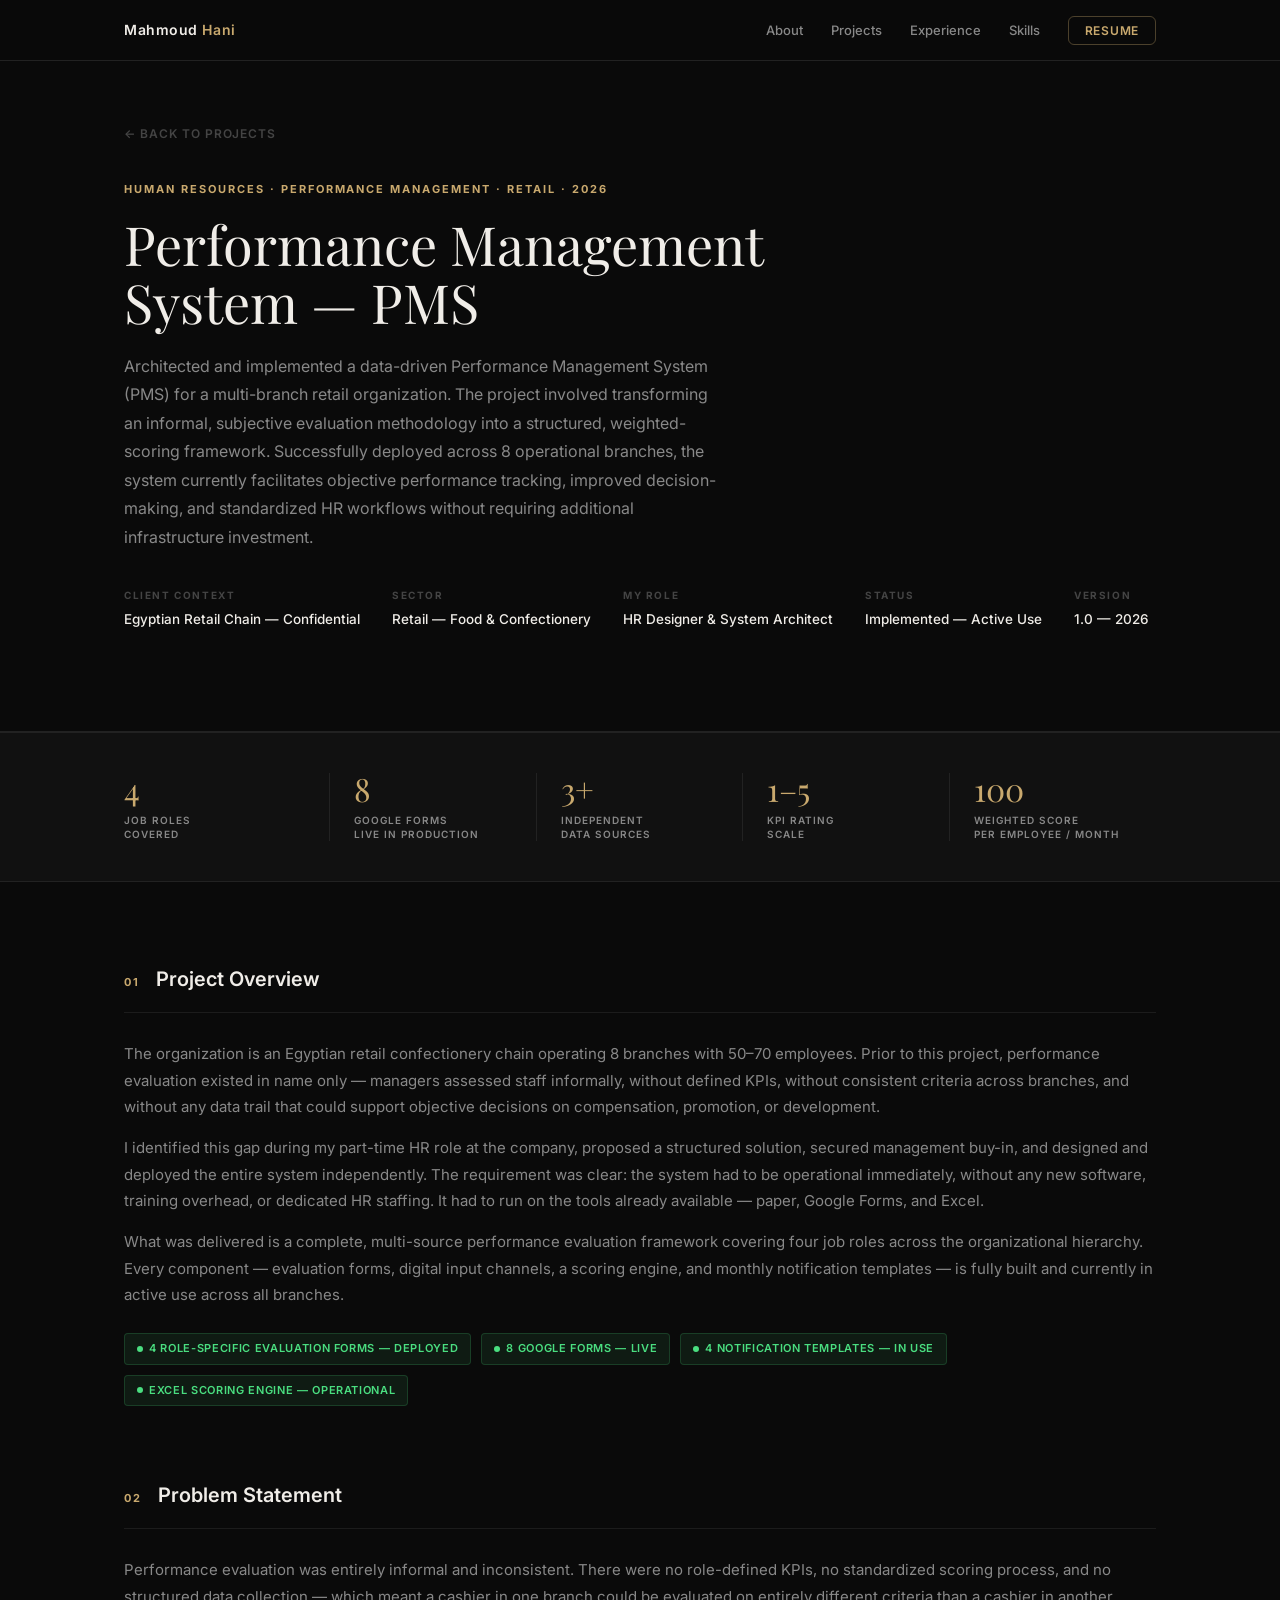
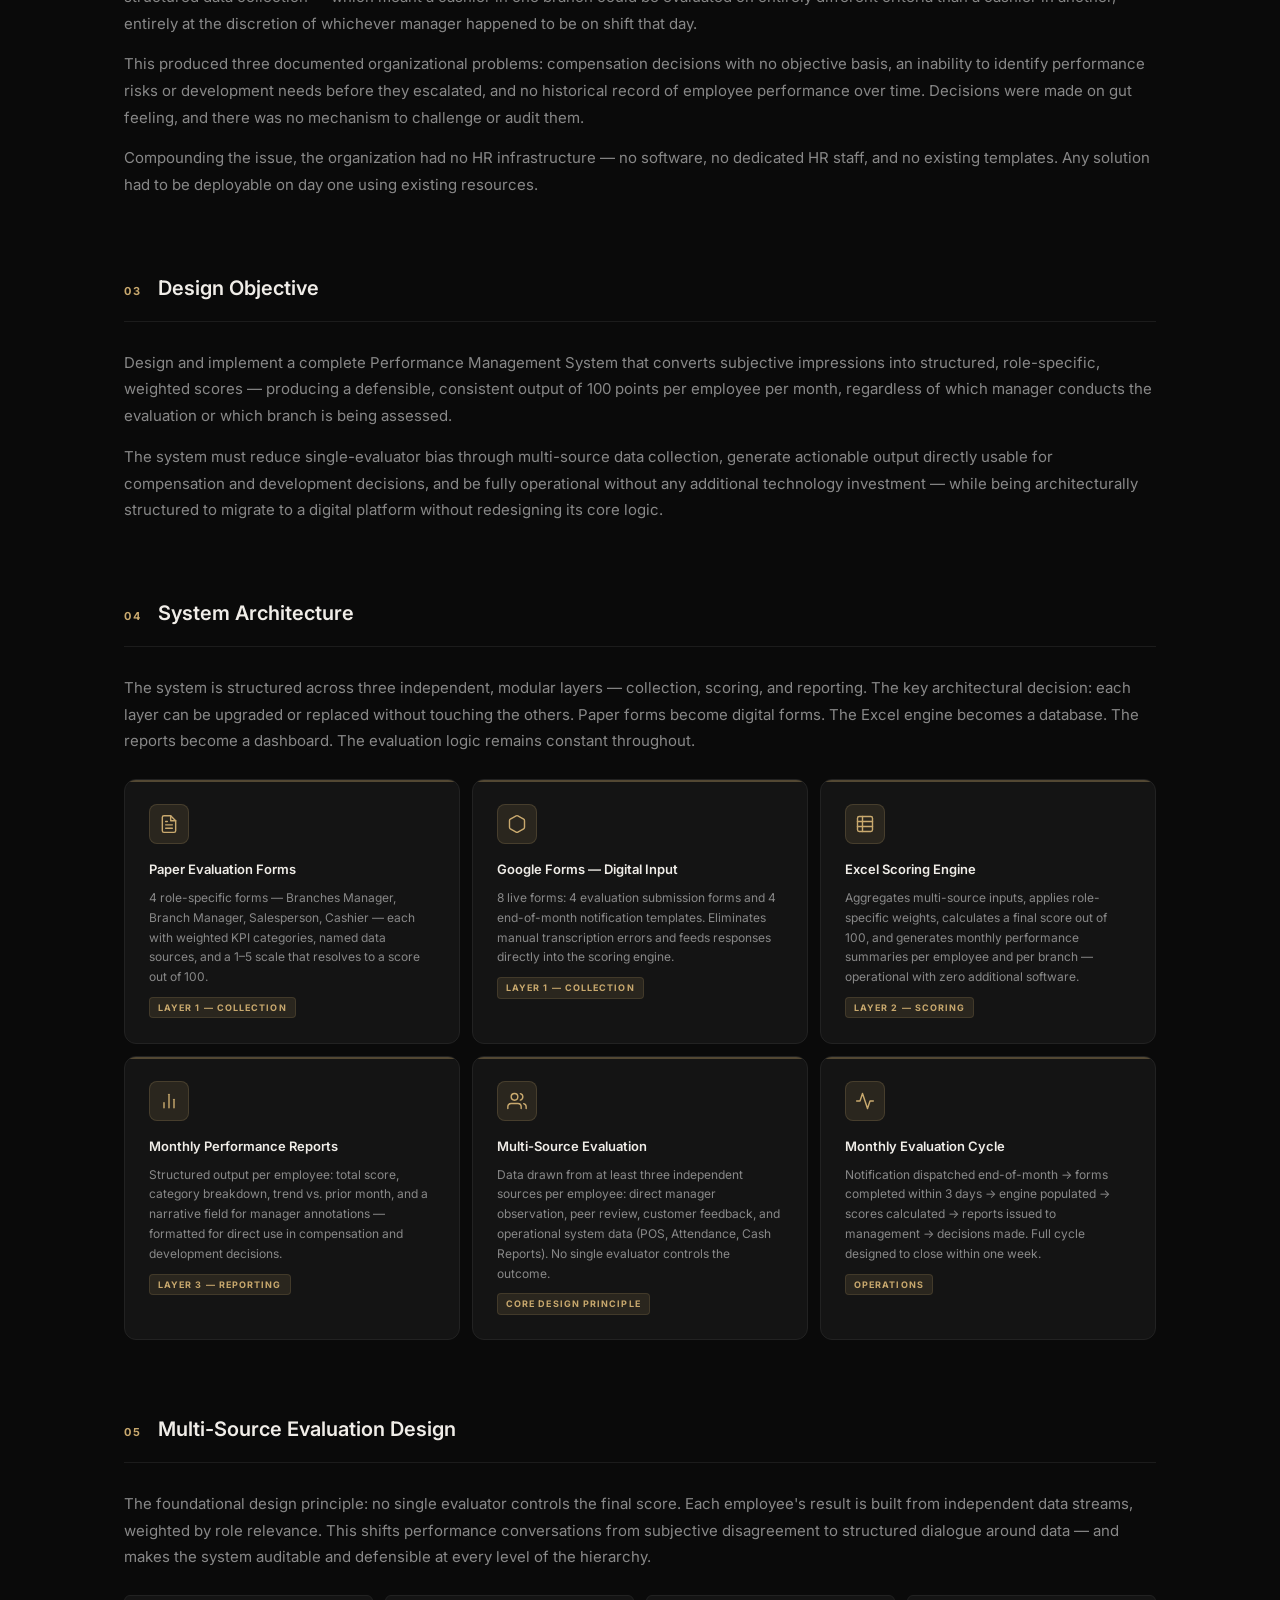
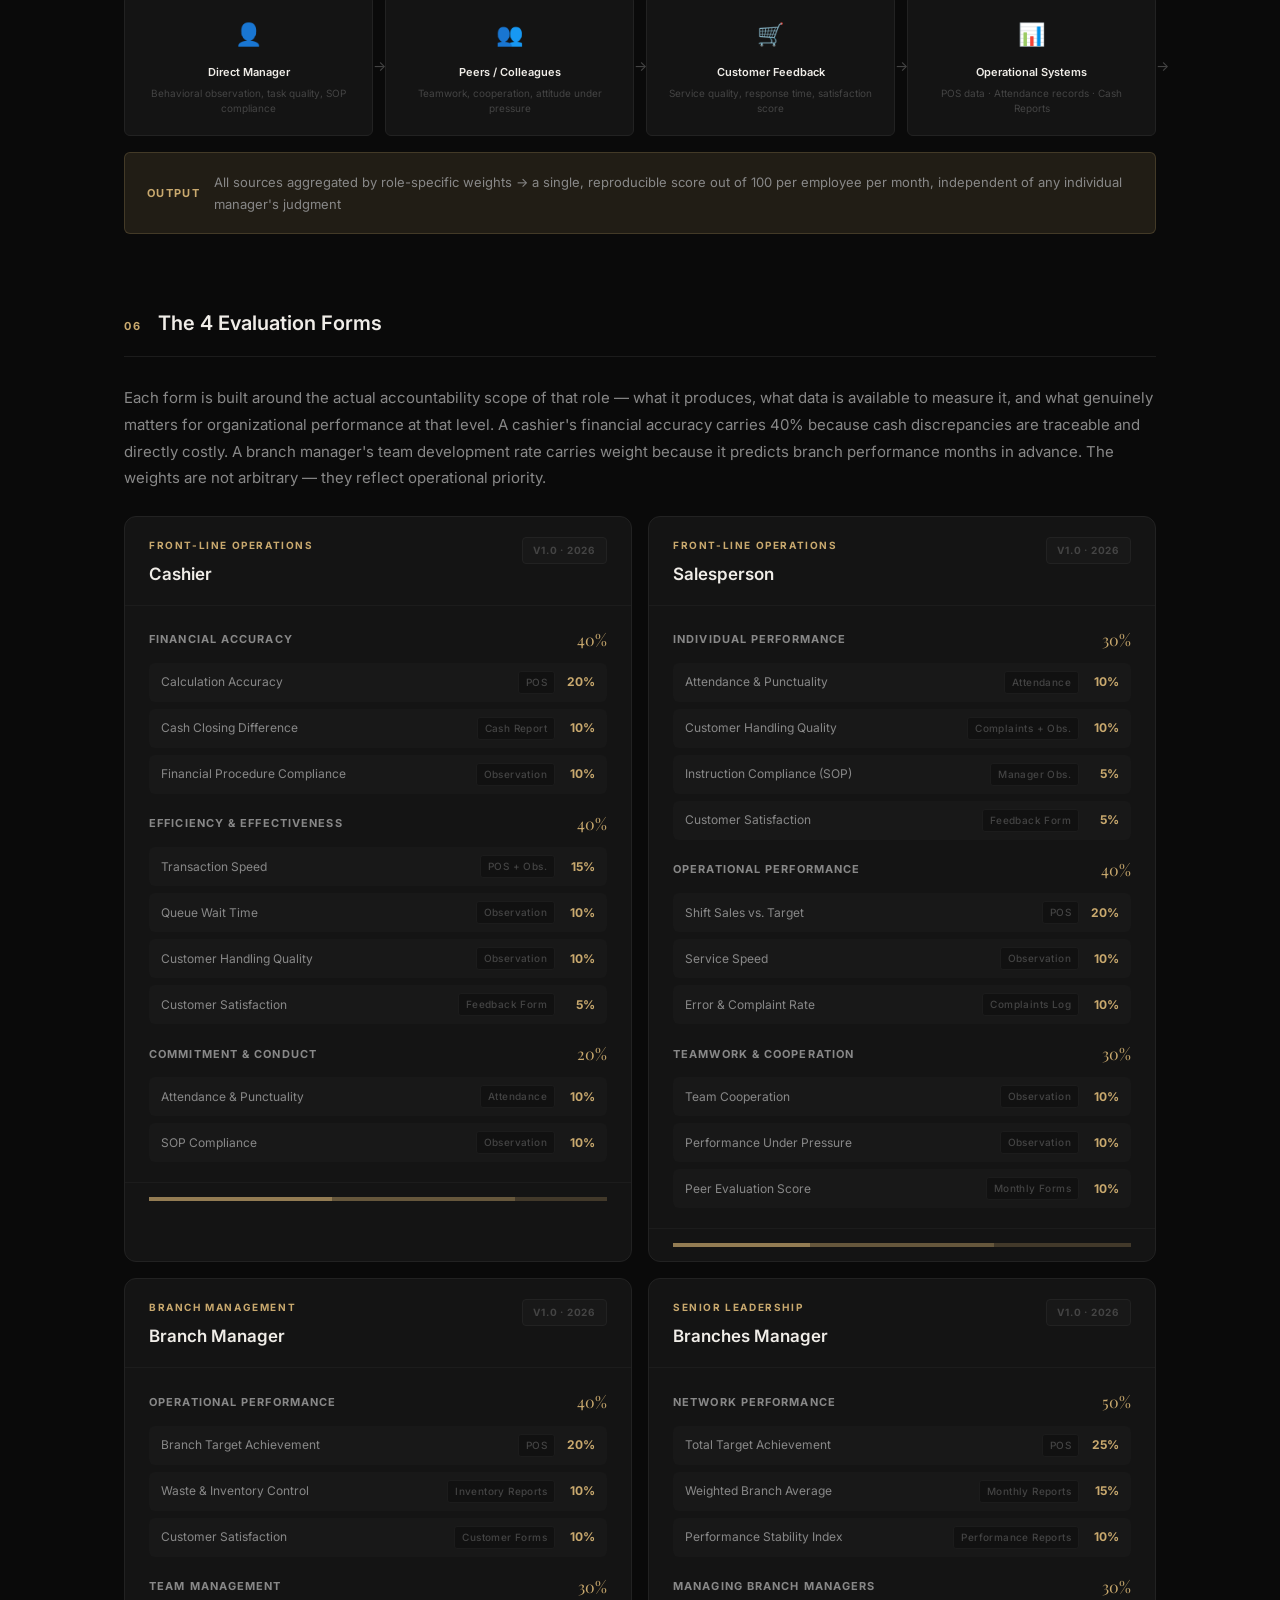
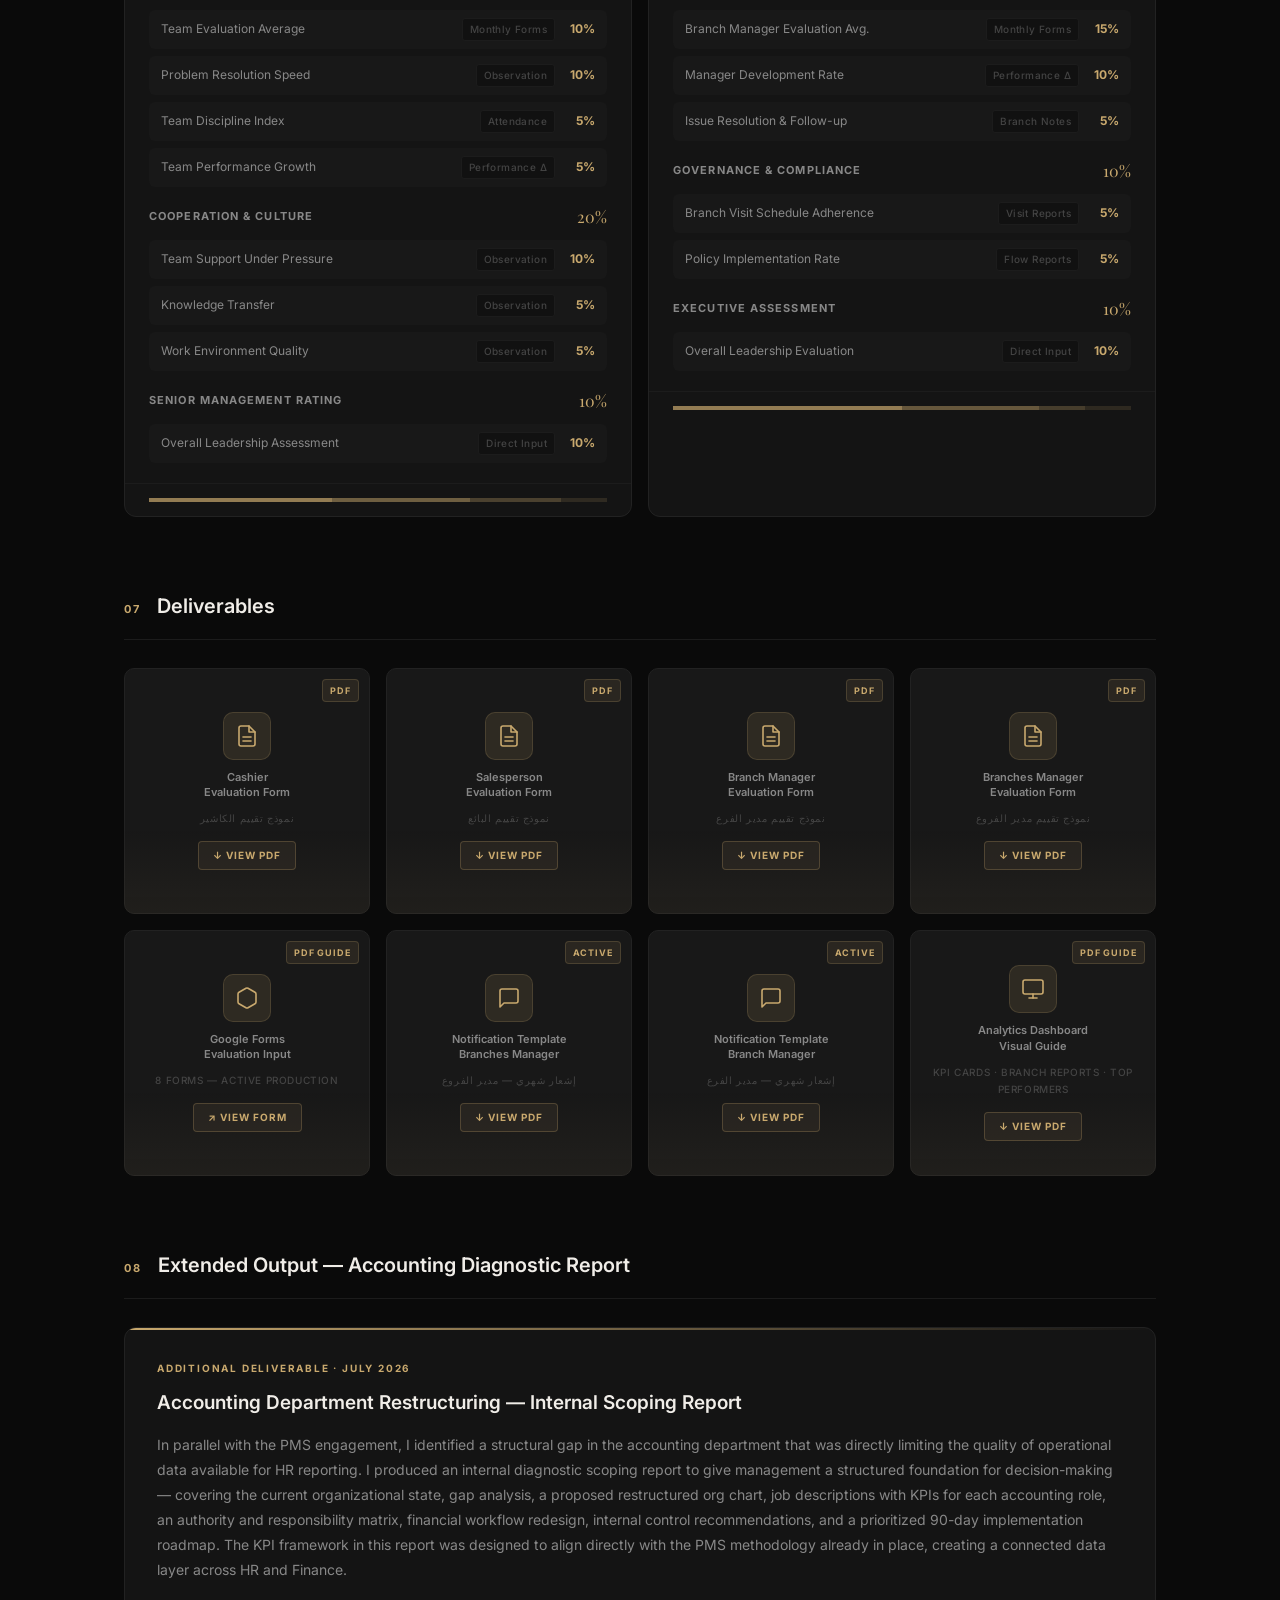
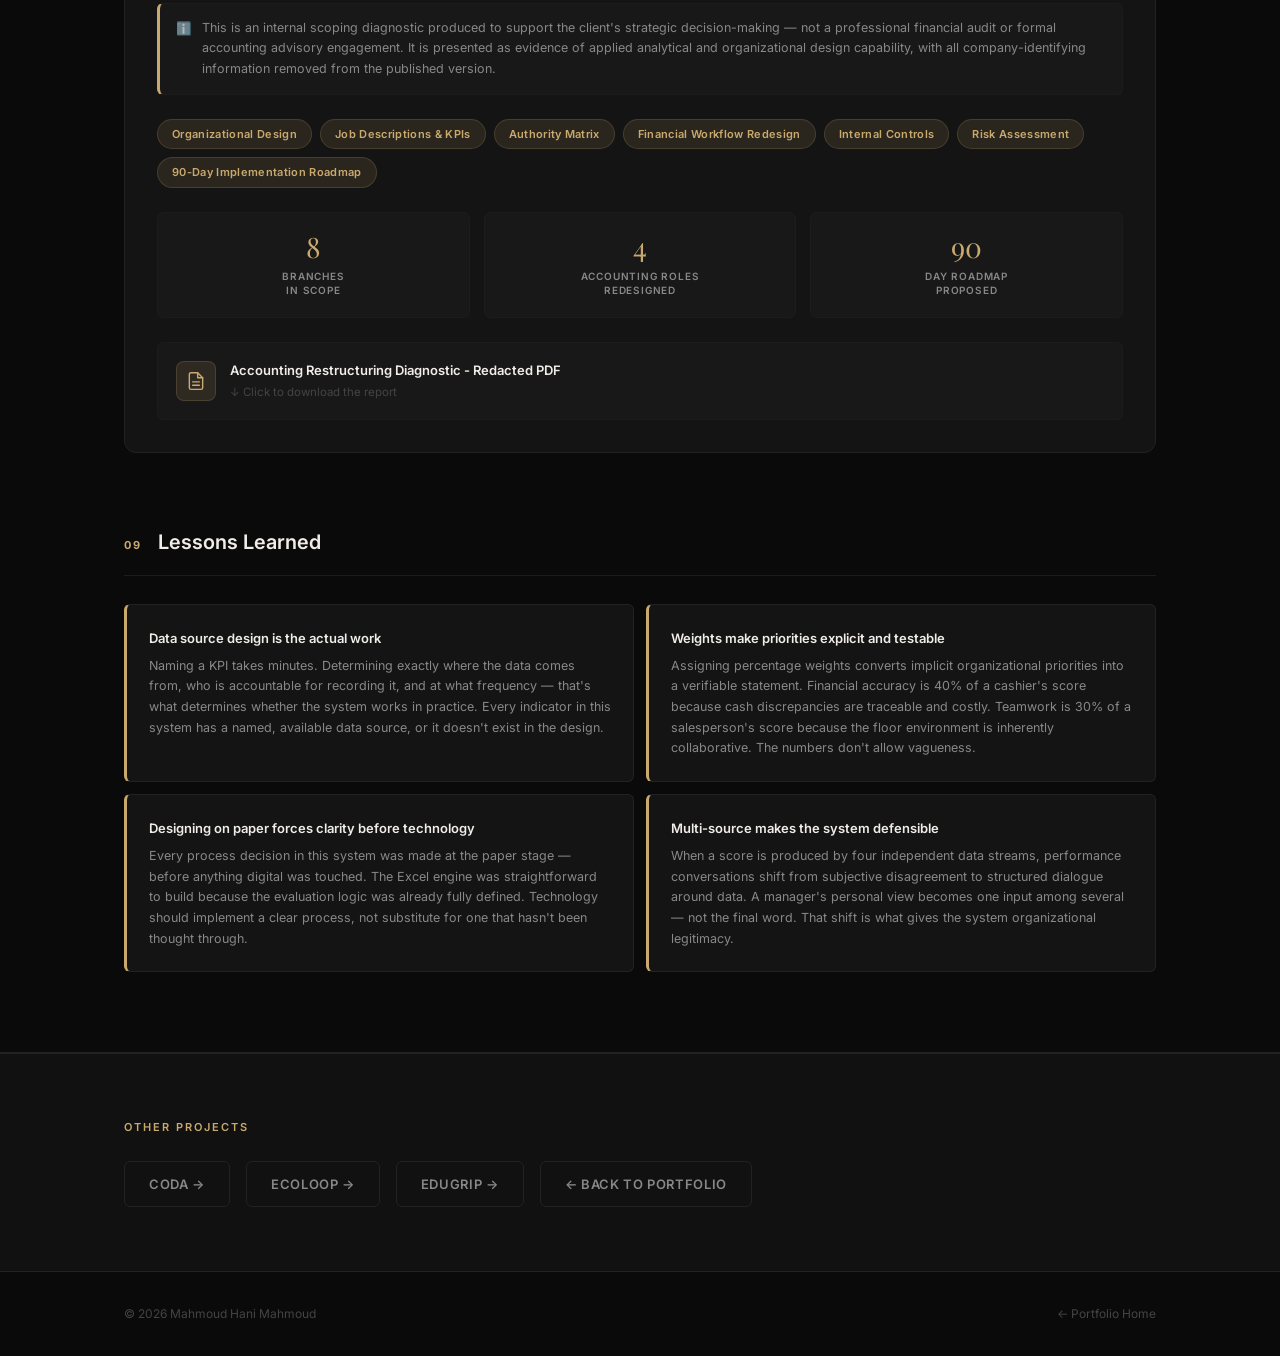
<file: projects/pms.html>
<!DOCTYPE html>
<html lang="en">
<head>
  <meta charset="UTF-8"/>
  <meta name="viewport" content="width=device-width,initial-scale=1.0"/>
  <title>PMS — Performance Management System | Mahmoud Hani</title>
  <meta name="description" content="Case study: a fully implemented, multi-source Performance Management System for an 8-branch Egyptian retail chain — converting impression-based reviews into a structured, weighted scoring framework."/>
  <link rel="preconnect" href="https://fonts.googleapis.com"/>
  <link rel="preconnect" href="https://fonts.gstatic.com" crossorigin/>
  <link href="https://fonts.googleapis.com/css2?family=Inter:wght@300;400;500;600;700&family=Playfair+Display:wght@400;500&display=swap" rel="stylesheet"/>
<style>
/* ── Design Tokens ─────────────────────────────────────────── */
:root{
  --bg:#0A0A0A;--bg-2:#111111;--bg-3:#181818;--bg-card:#141414;
  --border:#222222;--border-soft:#1C1C1C;
  --text:#F0EDE8;--text-muted:#888888;--text-faint:#444444;
  --accent:#C9A96E;--accent-dim:rgba(201,169,110,.12);--accent-glow:rgba(201,169,110,.06);
  --font-display:'Playfair Display',Georgia,serif;
  --font-body:'Inter',-apple-system,sans-serif;
  --radius:6px;--radius-lg:12px;--max-w:1080px;--t:200ms ease;
}
*,*::before,*::after{box-sizing:border-box;margin:0;padding:0}
html{scroll-behavior:smooth;-webkit-font-smoothing:antialiased}
body{background:var(--bg);color:var(--text);font-family:var(--font-body);font-size:15px;line-height:1.7;min-height:100vh}
img{display:block;max-width:100%}
a{color:inherit;text-decoration:none}
ul{list-style:none}
.container{max-width:var(--max-w);margin-inline:auto;padding-inline:24px}
.divider{height:1px;background:var(--border)}
.section-label{font-size:11px;font-weight:600;letter-spacing:.18em;text-transform:uppercase;color:var(--accent);margin-bottom:12px}
.section-title{font-family:var(--font-display);font-size:clamp(26px,3.5vw,34px);font-weight:400;color:var(--text);line-height:1.2;margin-bottom:16px}

/* ── Navigation ─────────────────────────────────────────────── */
.nav{position:fixed;top:0;left:0;right:0;z-index:100;background:rgba(10,10,10,.92);backdrop-filter:blur(12px);border-bottom:1px solid var(--border)}
.nav__inner{display:flex;align-items:center;justify-content:space-between;height:60px}
.nav__logo{font-size:14px;font-weight:600;letter-spacing:.04em}
.nav__logo span{color:var(--accent)}
.nav__links{display:flex;align-items:center;gap:28px}
.nav__links a{font-size:13px;font-weight:500;color:var(--text-muted);transition:color var(--t)}
.nav__links a:hover{color:var(--text)}
.nav__cta{font-size:12px !important;font-weight:600 !important;letter-spacing:.06em !important;text-transform:uppercase;color:var(--accent) !important;border:1px solid rgba(201,169,110,.35);padding:6px 16px;border-radius:var(--radius);transition:background var(--t) !important}
.nav__cta:hover{background:var(--accent-dim) !important}
.nav__toggle{display:none;flex-direction:column;gap:5px;cursor:pointer;padding:4px;background:none;border:none}
.nav__toggle span{display:block;width:22px;height:1.5px;background:var(--text-muted);transition:var(--t)}

/* ── Project Hero ────────────────────────────────────────────── */
.project-hero{padding-top:120px;padding-bottom:72px;border-bottom:1px solid var(--border)}
.project-hero__back{display:inline-flex;align-items:center;gap:8px;font-size:12px;font-weight:600;letter-spacing:.08em;text-transform:uppercase;color:var(--text-faint);margin-bottom:36px;transition:color var(--t)}
.project-hero__back:hover{color:var(--accent)}
.project-hero__tag{font-size:11px;font-weight:700;letter-spacing:.18em;text-transform:uppercase;color:var(--accent);margin-bottom:16px}
.project-hero__title{font-family:var(--font-display);font-size:clamp(32px,5vw,54px);font-weight:400;color:var(--text);margin-bottom:20px;line-height:1.08}
.project-hero__subtitle{font-size:16px;color:var(--text-muted);max-width:600px;line-height:1.78;margin-bottom:36px}
.project-hero__meta{display:flex;gap:32px;flex-wrap:wrap;margin-bottom:28px}
.project-hero__meta-item{display:flex;flex-direction:column;gap:4px}
.project-hero__meta-label{font-size:10px;font-weight:700;letter-spacing:.16em;text-transform:uppercase;color:var(--text-faint)}
.project-hero__meta-value{font-size:13.5px;font-weight:500;color:var(--text)}

/* Confidentiality notice */
.conf-notice{display:flex;align-items:flex-start;gap:12px;padding:14px 18px;background:var(--bg-card);border:1px solid var(--border);border-left:3px solid var(--accent);border-radius:var(--radius);max-width:640px}
.conf-notice__icon{font-size:14px;flex-shrink:0;margin-top:2px;opacity:.8}
.conf-notice__text{font-size:12.5px;color:var(--text-muted);line-height:1.65}

/* ── Metrics Strip ───────────────────────────────────────────── */
.metrics-strip{background:var(--bg-2);border-top:1px solid var(--border);border-bottom:1px solid var(--border);padding-block:40px}
.metrics-strip__grid{display:grid;grid-template-columns:repeat(5,1fr)}
.metric-block{padding:0 24px;border-right:1px solid var(--border)}
.metric-block:first-child{padding-left:0}
.metric-block:last-child{border-right:none}
.metric-block__num{font-family:var(--font-display);font-size:32px;font-weight:400;color:var(--accent);line-height:1;margin-bottom:8px}
.metric-block__label{font-size:10px;font-weight:600;letter-spacing:.1em;text-transform:uppercase;color:var(--text-muted);line-height:1.4}

/* ── Section Structure ───────────────────────────────────────── */
.project-content{padding-block:80px}
.project-section{margin-bottom:72px}
.project-section:last-child{margin-bottom:0}
.project-section__header{display:flex;align-items:baseline;gap:16px;margin-bottom:28px;padding-bottom:16px;border-bottom:1px solid var(--border-soft)}
.project-section__num{font-size:11px;font-weight:700;letter-spacing:.16em;color:var(--accent);flex-shrink:0}
.project-section__title{font-size:20px;font-weight:600;color:var(--text)}
.project-section__body{color:var(--text-muted);font-size:15px;line-height:1.78}
.project-section__body p{margin-bottom:14px}
.project-section__body p:last-child{margin-bottom:0}

/* ── Status Badges ───────────────────────────────────────────── */
.status-row{display:flex;gap:10px;flex-wrap:wrap;margin-top:24px}
.status-badge{display:inline-flex;align-items:center;gap:6px;font-size:11px;font-weight:600;letter-spacing:.06em;text-transform:uppercase;padding:5px 12px;border-radius:4px}
.status-badge--done{color:#4ade80;background:rgba(74,222,128,.08);border:1px solid rgba(74,222,128,.18)}
.status-badge__dot{width:6px;height:6px;border-radius:50%;background:currentColor;flex-shrink:0}

/* ── Architecture Cards ──────────────────────────────────────── */
.arch-grid{display:grid;grid-template-columns:repeat(3,1fr);gap:12px}
.arch-card{padding:24px;background:var(--bg-card);border:1px solid var(--border);border-radius:var(--radius-lg);position:relative;overflow:hidden;transition:border-color var(--t),transform var(--t)}
.arch-card::before{content:'';position:absolute;top:0;left:0;right:0;height:2px;background:var(--accent);opacity:.35}
.arch-card:hover{border-color:rgba(201,169,110,.3);transform:translateY(-2px)}
.arch-card__icon{width:40px;height:40px;display:flex;align-items:center;justify-content:center;background:var(--accent-dim);border:1px solid rgba(201,169,110,.18);border-radius:8px;margin-bottom:14px}
.arch-card__icon svg{width:20px;height:20px;fill:none;stroke:var(--accent);stroke-width:1.7;stroke-linecap:round;stroke-linejoin:round}
.arch-card__title{font-size:13px;font-weight:600;color:var(--text);margin-bottom:8px}
.arch-card__text{font-size:12px;color:var(--text-muted);line-height:1.65}
.arch-card__tag{display:inline-block;font-size:9px;font-weight:700;letter-spacing:.12em;text-transform:uppercase;color:var(--accent);background:var(--accent-dim);border:1px solid rgba(201,169,110,.15);border-radius:4px;padding:2px 8px;margin-top:10px}

/* ── Multi-Source Diagram ────────────────────────────────────── */
.source-diagram{display:grid;grid-template-columns:repeat(4,1fr);gap:12px;margin-top:4px}
.source-node{padding:20px 14px;background:var(--bg-card);border:1px solid var(--border);border-radius:var(--radius);text-align:center;position:relative;transition:border-color var(--t)}
.source-node:hover{border-color:rgba(201,169,110,.25)}
.source-node::after{content:'→';position:absolute;right:-14px;top:50%;transform:translateY(-50%);color:var(--text-faint);font-size:14px;z-index:1}
.source-node:last-child::after{display:none}
.source-node__icon{font-size:22px;margin-bottom:10px;display:block}
.source-node__title{font-size:11px;font-weight:600;color:var(--text);margin-bottom:4px}
.source-node__sub{font-size:10px;color:var(--text-faint);line-height:1.45}
.source-result{grid-column:1/-1;margin-top:4px;padding:18px 22px;background:var(--accent-dim);border:1px solid rgba(201,169,110,.2);border-radius:var(--radius);display:flex;align-items:center;gap:14px}
.source-result__label{font-size:11px;font-weight:700;letter-spacing:.12em;text-transform:uppercase;color:var(--accent);white-space:nowrap}
.source-result__text{font-size:13px;color:var(--text-muted)}

/* ── Evaluation Form Cards ───────────────────────────────────── */
.eval-grid{display:grid;grid-template-columns:repeat(2,1fr);gap:16px}
.eval-card{background:var(--bg-card);border:1px solid var(--border);border-radius:var(--radius-lg);overflow:hidden;transition:border-color var(--t),transform var(--t)}
.eval-card:hover{border-color:rgba(201,169,110,.3);transform:translateY(-2px)}
.eval-card__header{padding:20px 24px 16px;border-bottom:1px solid var(--border-soft);display:flex;align-items:flex-start;justify-content:space-between;gap:12px}
.eval-card__role-tag{font-size:10px;font-weight:700;letter-spacing:.16em;text-transform:uppercase;color:var(--accent);margin-bottom:6px}
.eval-card__title{font-size:17px;font-weight:600;color:var(--text)}
.eval-card__badge{font-size:10px;font-weight:700;letter-spacing:.08em;color:var(--text-faint);background:var(--bg-3);border:1px solid var(--border);border-radius:4px;padding:4px 10px;white-space:nowrap;flex-shrink:0}
.eval-card__body{padding:20px 24px}
.kpi-category{margin-bottom:16px}
.kpi-category:last-child{margin-bottom:0}
.kpi-category__header{display:flex;align-items:center;justify-content:space-between;margin-bottom:10px}
.kpi-category__name{font-size:11px;font-weight:700;letter-spacing:.1em;text-transform:uppercase;color:var(--text-muted)}
.kpi-category__weight{font-family:var(--font-display);font-size:16px;color:var(--accent)}
.kpi-list{display:flex;flex-direction:column;gap:7px}
.kpi-row{display:flex;align-items:center;justify-content:space-between;gap:8px;padding:8px 12px;background:var(--bg-3);border-radius:var(--radius)}
.kpi-row__name{font-size:12px;color:var(--text-muted);flex:1}
.kpi-row__source{font-size:10px;font-weight:500;letter-spacing:.04em;color:var(--text-faint);background:var(--bg-2);border:1px solid var(--border-soft);border-radius:3px;padding:2px 7px;white-space:nowrap}
.kpi-row__w{font-size:12px;font-weight:700;color:var(--accent);min-width:32px;text-align:right}
.eval-card__footer{padding:14px 24px;border-top:1px solid var(--border-soft);display:flex;gap:0;overflow:hidden;border-radius:0 0 var(--radius-lg) var(--radius-lg)}
.weight-bar{height:4px}

/* ── 3D Deliverables Gallery ─────────────────────────────────── */
.gallery-grid{display:grid;grid-template-columns:repeat(4,1fr);gap:16px}
.gallery-slot{aspect-ratio:1/1;perspective:900px;cursor:pointer}
.gallery-card-3d{width:100%;height:100%;position:relative;transform-style:preserve-3d;transition:transform .55s cubic-bezier(.23,1,.32,1),box-shadow .55s ease;border-radius:10px;will-change:transform}
.gallery-slot:hover .gallery-card-3d{box-shadow:0 28px 56px rgba(0,0,0,.7),0 0 0 1px rgba(201,169,110,.25)}
.gallery-face{position:absolute;inset:0;border-radius:10px;overflow:hidden;backface-visibility:hidden;background:var(--bg-3);border:1px solid var(--border);display:flex;flex-direction:column;align-items:center;justify-content:center;gap:12px;padding:20px}
.gallery-face img{width:100%;height:100%;object-fit:cover;position:absolute;inset:0}
.ph-icon-wrap{width:48px;height:48px;display:flex;align-items:center;justify-content:center;background:var(--accent-dim);border:1px solid rgba(201,169,110,.18);border-radius:10px;flex-shrink:0}
.ph-icon-wrap svg{width:24px;height:24px;fill:none;stroke:var(--accent);stroke-width:1.6;stroke-linecap:round;stroke-linejoin:round}
.ph-title{font-size:11px;font-weight:600;color:var(--text-muted);text-align:center;line-height:1.4}
.ph-sub{font-size:10px;font-weight:500;letter-spacing:.06em;text-transform:uppercase;color:var(--text-faint);text-align:center}
.ph-badge-top{position:absolute;top:10px;right:10px;font-size:9px;font-weight:700;letter-spacing:.1em;text-transform:uppercase;color:var(--accent);background:rgba(201,169,110,.1);border:1px solid rgba(201,169,110,.2);border-radius:4px;padding:3px 7px;z-index:4}
.gallery-card-3d::after{content:'';position:absolute;bottom:0;left:0;right:0;height:35%;background:linear-gradient(to top,rgba(201,169,110,.05),transparent);border-radius:0 0 10px 10px;pointer-events:none;z-index:2}
.gallery-label{position:absolute;bottom:0;left:0;right:0;padding:12px 14px;background:linear-gradient(to top,rgba(10,10,10,.9) 60%,transparent);border-radius:0 0 10px 10px;opacity:0;transform:translateY(4px);transition:opacity .3s ease,transform .3s ease;z-index:3}
.gallery-slot:hover .gallery-label{opacity:1;transform:translateY(0)}
.gallery-label__text{font-size:10px;font-weight:600;letter-spacing:.08em;text-transform:uppercase;color:var(--text-muted)}
.gallery-hint{margin-top:16px;padding:14px 20px;background:var(--bg-card);border:1px dashed var(--border);border-radius:var(--radius);font-size:12px;color:var(--text-faint);line-height:1.6}
.gallery-hint strong{color:var(--text-muted)}
.pdf-dl-btn{display:inline-flex;align-items:center;gap:5px;margin-top:4px;font-size:10px;font-weight:700;letter-spacing:.1em;text-transform:uppercase;color:var(--accent);background:rgba(201,169,110,.08);border:1px solid rgba(201,169,110,.25);border-radius:4px;padding:5px 14px;text-decoration:none;transition:background var(--t),border-color var(--t);position:relative;z-index:5}
.pdf-dl-btn:hover{background:rgba(201,169,110,.18);border-color:rgba(201,169,110,.5)}

/* ── Extended Output (Accounting Diagnostic) ─────────────────── */
.ext-card{background:var(--bg-card);border:1px solid var(--border);border-radius:var(--radius-lg);padding:32px;position:relative;overflow:hidden}
.ext-card::before{content:'';position:absolute;top:0;left:0;right:0;height:2px;background:linear-gradient(90deg,var(--accent),transparent)}
.ext-card__eyebrow{font-size:10px;font-weight:700;letter-spacing:.18em;text-transform:uppercase;color:var(--accent);margin-bottom:10px}
.ext-card__title{font-size:19px;font-weight:600;color:var(--text);margin-bottom:14px}
.ext-card__body{font-size:14px;color:var(--text-muted);line-height:1.78;margin-bottom:20px}
.ext-card__disclaimer{display:flex;gap:10px;font-size:12.5px;color:var(--text-muted);background:var(--bg-3);border:1px solid var(--border-soft);border-left:3px solid var(--accent);border-radius:var(--radius);padding:14px 16px;margin-bottom:24px;line-height:1.65}
.ext-card__disclaimer-icon{flex-shrink:0;margin-top:1px;opacity:.7}
.ext-tags{display:flex;flex-wrap:wrap;gap:8px;margin-bottom:24px}
.ext-tag{font-size:11px;font-weight:600;letter-spacing:.03em;color:var(--accent);background:var(--accent-dim);border:1px solid rgba(201,169,110,.18);border-radius:20px;padding:5px 14px;white-space:nowrap}
.ext-metrics{display:grid;grid-template-columns:repeat(3,1fr);gap:14px;margin-bottom:24px}
.ext-metric{text-align:center;padding:20px 12px;background:var(--bg-3);border:1px solid var(--border-soft);border-radius:var(--radius)}
.ext-metric__num{font-family:var(--font-display);font-size:28px;font-weight:400;color:var(--accent);line-height:1}
.ext-metric__label{font-size:10px;font-weight:600;letter-spacing:.08em;text-transform:uppercase;color:var(--text-muted);margin-top:8px;line-height:1.4}
.ext-pdf{display:flex;align-items:center;gap:14px;padding:16px 18px;background:var(--bg-3);border:1px solid var(--border-soft);border-radius:var(--radius)}
.ext-pdf__icon{width:40px;height:40px;flex-shrink:0;display:flex;align-items:center;justify-content:center;background:var(--accent-dim);border:1px solid rgba(201,169,110,.18);border-radius:8px}
.ext-pdf__icon svg{width:20px;height:20px;fill:none;stroke:var(--accent);stroke-width:1.7;stroke-linecap:round;stroke-linejoin:round}
.ext-pdf__title{font-size:13px;font-weight:600;color:var(--text)}
.ext-pdf__sub{font-size:11.5px;color:var(--text-faint);margin-top:2px}

/* ── Lessons ─────────────────────────────────────────────────── */
.lessons-grid{display:grid;grid-template-columns:repeat(2,1fr);gap:12px}
.lesson-card{padding:22px;background:var(--bg-card);border:1px solid var(--border);border-radius:var(--radius);border-left:3px solid var(--accent)}
.lesson-card__title{font-size:13px;font-weight:600;color:var(--text);margin-bottom:7px}
.lesson-card__text{font-size:12.5px;color:var(--text-muted);line-height:1.65}

/* ── Buttons ─────────────────────────────────────────────────── */
.btn{display:inline-flex;align-items:center;gap:8px;font-size:13px;font-weight:600;letter-spacing:.05em;text-transform:uppercase;padding:11px 24px;border-radius:var(--radius);transition:all var(--t);cursor:pointer;border:none}
.btn--ghost{background:transparent;color:var(--text-muted);border:1px solid var(--border)}
.btn--ghost:hover{border-color:var(--text-faint);color:var(--text)}

/* ── Footer ──────────────────────────────────────────────────── */
.footer{padding-block:32px;border-top:1px solid var(--border)}
.footer__inner{display:flex;align-items:center;justify-content:space-between}
.footer__copy{font-size:12px;color:var(--text-faint)}
.footer__back{font-size:12px;color:var(--text-faint);transition:color var(--t)}
.footer__back:hover{color:var(--accent)}

/* ── Responsive ──────────────────────────────────────────────── */
@media(max-width:900px){
  .metrics-strip__grid{grid-template-columns:repeat(3,1fr)}
  .metric-block:nth-child(3){border-right:none}
  .metric-block:nth-child(1),.metric-block:nth-child(2),.metric-block:nth-child(3){border-bottom:1px solid var(--border);padding-bottom:20px;margin-bottom:20px}
  .eval-grid{grid-template-columns:1fr}
  .arch-grid{grid-template-columns:repeat(2,1fr)}
  .source-diagram{grid-template-columns:repeat(2,1fr)}
  .source-node::after{display:none}
  .gallery-grid{grid-template-columns:repeat(2,1fr)}
  .lessons-grid{grid-template-columns:1fr}
  .ext-metrics{grid-template-columns:1fr}
}
@media(max-width:640px){
  .nav__links{display:none}
  .nav__links.open{display:flex;flex-direction:column;position:fixed;top:60px;left:0;right:0;background:var(--bg);border-bottom:1px solid var(--border);padding:24px;gap:20px;align-items:flex-start}
  .nav__toggle{display:flex}
  .arch-grid{grid-template-columns:1fr}
  .gallery-grid{grid-template-columns:repeat(2,1fr);gap:10px}
  .project-hero__meta{gap:16px}
  .ext-metrics{grid-template-columns:1fr 1fr}
}
</style>
</head>
<body>

<!-- ══ NAV ══════════════════════════════════════════════════════ -->
<nav class="nav">
  <div class="container nav__inner">
    <a href="index.html" class="nav__logo">Mahmoud <span>Hani</span></a>
    <ul class="nav__links">
      <li><a href="index.html#about">About</a></li>
      <li><a href="index.html#projects">Projects</a></li>
      <li><a href="index.html#experience">Experience</a></li>
      <li><a href="index.html#skills">Skills</a></li>
      <li><a href="index.html#resume" class="nav__cta">Resume</a></li>
    </ul>
    <button class="nav__toggle" aria-label="Toggle navigation">
      <span></span><span></span><span></span>
    </button>
  </div>
</nav>

<!-- ══ HERO ══════════════════════════════════════════════════════ -->
<header class="project-hero">
  <div class="container">
    <a href="index.html#projects" class="project-hero__back">← Back to Projects</a>
    <div class="project-hero__tag">Human Resources · Performance Management · Retail · 2026</div>
    <h1 class="project-hero__title">Performance Management<br>System — PMS</h1>
    <p class="project-hero__subtitle">
      Architected and implemented a data-driven Performance Management System (PMS) for a multi-branch retail organization. The project involved transforming an informal, subjective evaluation methodology into a structured, weighted-scoring framework. Successfully deployed across 8 operational branches, the system currently facilitates objective performance tracking, improved decision-making, and standardized HR workflows without requiring additional infrastructure investment.</p>
    <div class="project-hero__meta">
      <div class="project-hero__meta-item">
        <span class="project-hero__meta-label">Client Context</span>
        <span class="project-hero__meta-value">Egyptian Retail Chain — Confidential</span>
      </div>
      <div class="project-hero__meta-item">
        <span class="project-hero__meta-label">Sector</span>
        <span class="project-hero__meta-value">Retail — Food &amp; Confectionery</span>
      </div>
      <div class="project-hero__meta-item">
        <span class="project-hero__meta-label">My Role</span>
        <span class="project-hero__meta-value">HR Designer &amp; System Architect</span>
      </div>
      <div class="project-hero__meta-item">
        <span class="project-hero__meta-label">Status</span>
        <span class="project-hero__meta-value">Implemented — Active Use</span>
      </div>
      <div class="project-hero__meta-item">
        <span class="project-hero__meta-label">Version</span>
        <span class="project-hero__meta-value">1.0 — 2026</span>
      </div>
    </div>
  </div>
</header>

<!-- ══ METRICS ═══════════════════════════════════════════════════ -->
<div class="metrics-strip">
  <div class="container">
    <div class="metrics-strip__grid">
      <div class="metric-block">
        <div class="metric-block__num">4</div>
        <div class="metric-block__label">Job Roles<br>Covered</div>
      </div>
      <div class="metric-block">
        <div class="metric-block__num">8</div>
        <div class="metric-block__label">Google Forms<br>Live in Production</div>
      </div>
      <div class="metric-block">
        <div class="metric-block__num">3+</div>
        <div class="metric-block__label">Independent<br>Data Sources</div>
      </div>
      <div class="metric-block">
        <div class="metric-block__num">1–5</div>
        <div class="metric-block__label">KPI Rating<br>Scale</div>
      </div>
      <div class="metric-block">
        <div class="metric-block__num">100</div>
        <div class="metric-block__label">Weighted Score<br>per Employee / Month</div>
      </div>
    </div>
  </div>
</div>

<!-- ══ CONTENT ═══════════════════════════════════════════════════ -->
<div class="project-content">
  <div class="container">

    <!-- 01 Overview -->
    <div class="project-section" id="overview">
      <div class="project-section__header">
        <span class="project-section__num">01</span>
        <h2 class="project-section__title">Project Overview</h2>
      </div>
      <div class="project-section__body">
        <p>The organization is an Egyptian retail confectionery chain operating 8 branches with 50–70 employees. Prior to this project, performance evaluation existed in name only — managers assessed staff informally, without defined KPIs, without consistent criteria across branches, and without any data trail that could support objective decisions on compensation, promotion, or development.</p>
        <p>I identified this gap during my part-time HR role at the company, proposed a structured solution, secured management buy-in, and designed and deployed the entire system independently. The requirement was clear: the system had to be operational immediately, without any new software, training overhead, or dedicated HR staffing. It had to run on the tools already available — paper, Google Forms, and Excel.</p>
        <p>What was delivered is a complete, multi-source performance evaluation framework covering four job roles across the organizational hierarchy. Every component — evaluation forms, digital input channels, a scoring engine, and monthly notification templates — is fully built and currently in active use across all branches.</p>
        <div class="status-row">
          <span class="status-badge status-badge--done"><span class="status-badge__dot"></span>4 Role-Specific Evaluation Forms — Deployed</span>
          <span class="status-badge status-badge--done"><span class="status-badge__dot"></span>8 Google Forms — Live</span>
          <span class="status-badge status-badge--done"><span class="status-badge__dot"></span>4 Notification Templates — In Use</span>
          <span class="status-badge status-badge--done"><span class="status-badge__dot"></span>Excel Scoring Engine — Operational</span>
        </div>
      </div>
    </div>

    <!-- 02 Problem -->
    <div class="project-section">
      <div class="project-section__header">
        <span class="project-section__num">02</span>
        <h2 class="project-section__title">Problem Statement</h2>
      </div>
      <div class="project-section__body">
        <p>Performance evaluation was entirely informal and inconsistent. There were no role-defined KPIs, no standardized scoring process, and no structured data collection — which meant a cashier in one branch could be evaluated on entirely different criteria than a cashier in another, entirely at the discretion of whichever manager happened to be on shift that day.</p>
        <p>This produced three documented organizational problems: compensation decisions with no objective basis, an inability to identify performance risks or development needs before they escalated, and no historical record of employee performance over time. Decisions were made on gut feeling, and there was no mechanism to challenge or audit them.</p>
        <p>Compounding the issue, the organization had no HR infrastructure — no software, no dedicated HR staff, and no existing templates. Any solution had to be deployable on day one using existing resources.</p>
      </div>
    </div>

    <!-- 03 Objective -->
    <div class="project-section">
      <div class="project-section__header">
        <span class="project-section__num">03</span>
        <h2 class="project-section__title">Design Objective</h2>
      </div>
      <div class="project-section__body">
        <p>Design and implement a complete Performance Management System that converts subjective impressions into structured, role-specific, weighted scores — producing a defensible, consistent output of 100 points per employee per month, regardless of which manager conducts the evaluation or which branch is being assessed.</p>
        <p>The system must reduce single-evaluator bias through multi-source data collection, generate actionable output directly usable for compensation and development decisions, and be fully operational without any additional technology investment — while being architecturally structured to migrate to a digital platform without redesigning its core logic.</p>
      </div>
    </div>

    <!-- 04 Architecture -->
    <div class="project-section">
      <div class="project-section__header">
        <span class="project-section__num">04</span>
        <h2 class="project-section__title">System Architecture</h2>
      </div>
      <div class="project-section__body" style="margin-bottom:24px">
        <p>The system is structured across three independent, modular layers — collection, scoring, and reporting. The key architectural decision: each layer can be upgraded or replaced without touching the others. Paper forms become digital forms. The Excel engine becomes a database. The reports become a dashboard. The evaluation logic remains constant throughout.</p>
      </div>
      <div class="arch-grid">
        <div class="arch-card">
          <div class="arch-card__icon"><svg viewBox="0 0 24 24"><path d="M14 2H6a2 2 0 0 0-2 2v16a2 2 0 0 0 2 2h12a2 2 0 0 0 2-2V8z"/><polyline points="14 2 14 8 20 8"/><line x1="16" y1="13" x2="8" y2="13"/><line x1="16" y1="17" x2="8" y2="17"/><polyline points="10 9 9 9 8 9"/></svg></div>
          <div class="arch-card__title">Paper Evaluation Forms</div>
          <div class="arch-card__text">4 role-specific forms — Branches Manager, Branch Manager, Salesperson, Cashier — each with weighted KPI categories, named data sources, and a 1–5 scale that resolves to a score out of 100.</div>
          <span class="arch-card__tag">Layer 1 — Collection</span>
        </div>
        <div class="arch-card">
          <div class="arch-card__icon"><svg viewBox="0 0 24 24"><path d="M21 16V8a2 2 0 0 0-1-1.73l-7-4a2 2 0 0 0-2 0l-7 4A2 2 0 0 0 3 8v8a2 2 0 0 0 1 1.73l7 4a2 2 0 0 0 2 0l7-4A2 2 0 0 0 21 16z"/></svg></div>
          <div class="arch-card__title">Google Forms — Digital Input</div>
          <div class="arch-card__text">8 live forms: 4 evaluation submission forms and 4 end-of-month notification templates. Eliminates manual transcription errors and feeds responses directly into the scoring engine.</div>
          <span class="arch-card__tag">Layer 1 — Collection</span>
        </div>
        <div class="arch-card">
          <div class="arch-card__icon"><svg viewBox="0 0 24 24"><rect x="3" y="3" width="18" height="18" rx="2"/><line x1="3" y1="9" x2="21" y2="9"/><line x1="3" y1="15" x2="21" y2="15"/><line x1="9" y1="3" x2="9" y2="21"/></svg></div>
          <div class="arch-card__title">Excel Scoring Engine</div>
          <div class="arch-card__text">Aggregates multi-source inputs, applies role-specific weights, calculates a final score out of 100, and generates monthly performance summaries per employee and per branch — operational with zero additional software.</div>
          <span class="arch-card__tag">Layer 2 — Scoring</span>
        </div>
        <div class="arch-card">
          <div class="arch-card__icon"><svg viewBox="0 0 24 24"><line x1="18" y1="20" x2="18" y2="10"/><line x1="12" y1="20" x2="12" y2="4"/><line x1="6" y1="20" x2="6" y2="14"/></svg></div>
          <div class="arch-card__title">Monthly Performance Reports</div>
          <div class="arch-card__text">Structured output per employee: total score, category breakdown, trend vs. prior month, and a narrative field for manager annotations — formatted for direct use in compensation and development decisions.</div>
          <span class="arch-card__tag">Layer 3 — Reporting</span>
        </div>
        <div class="arch-card">
          <div class="arch-card__icon"><svg viewBox="0 0 24 24"><path d="M17 21v-2a4 4 0 0 0-4-4H5a4 4 0 0 0-4 4v2"/><circle cx="9" cy="7" r="4"/><path d="M23 21v-2a4 4 0 0 0-3-3.87"/><path d="M16 3.13a4 4 0 0 1 0 7.75"/></svg></div>
          <div class="arch-card__title">Multi-Source Evaluation</div>
          <div class="arch-card__text">Data drawn from at least three independent sources per employee: direct manager observation, peer review, customer feedback, and operational system data (POS, Attendance, Cash Reports). No single evaluator controls the outcome.</div>
          <span class="arch-card__tag">Core Design Principle</span>
        </div>
        <div class="arch-card">
          <div class="arch-card__icon"><svg viewBox="0 0 24 24"><polyline points="22 12 18 12 15 21 9 3 6 12 2 12"/></svg></div>
          <div class="arch-card__title">Monthly Evaluation Cycle</div>
          <div class="arch-card__text">Notification dispatched end-of-month → forms completed within 3 days → engine populated → scores calculated → reports issued to management → decisions made. Full cycle designed to close within one week.</div>
          <span class="arch-card__tag">Operations</span>
        </div>
      </div>
    </div>

    <!-- 05 Multi-Source -->
    <div class="project-section">
      <div class="project-section__header">
        <span class="project-section__num">05</span>
        <h2 class="project-section__title">Multi-Source Evaluation Design</h2>
      </div>
      <div class="project-section__body" style="margin-bottom:24px">
        <p>The foundational design principle: no single evaluator controls the final score. Each employee's result is built from independent data streams, weighted by role relevance. This shifts performance conversations from subjective disagreement to structured dialogue around data — and makes the system auditable and defensible at every level of the hierarchy.</p>
      </div>
      <div class="source-diagram">
        <div class="source-node">
          <span class="source-node__icon">👤</span>
          <div class="source-node__title">Direct Manager</div>
          <div class="source-node__sub">Behavioral observation, task quality, SOP compliance</div>
        </div>
        <div class="source-node">
          <span class="source-node__icon">👥</span>
          <div class="source-node__title">Peers / Colleagues</div>
          <div class="source-node__sub">Teamwork, cooperation, attitude under pressure</div>
        </div>
        <div class="source-node">
          <span class="source-node__icon">🛒</span>
          <div class="source-node__title">Customer Feedback</div>
          <div class="source-node__sub">Service quality, response time, satisfaction score</div>
        </div>
        <div class="source-node">
          <span class="source-node__icon">📊</span>
          <div class="source-node__title">Operational Systems</div>
          <div class="source-node__sub">POS data · Attendance records · Cash Reports</div>
        </div>
        <div class="source-result">
          <span class="source-result__label">Output</span>
          <span class="source-result__text">All sources aggregated by role-specific weights → a single, reproducible score out of 100 per employee per month, independent of any individual manager's judgment</span>
        </div>
      </div>
    </div>

    <!-- 06 Evaluation Forms -->
    <div class="project-section">
      <div class="project-section__header">
        <span class="project-section__num">06</span>
        <h2 class="project-section__title">The 4 Evaluation Forms</h2>
      </div>
      <div class="project-section__body" style="margin-bottom:24px">
        <p>Each form is built around the actual accountability scope of that role — what it produces, what data is available to measure it, and what genuinely matters for organizational performance at that level. A cashier's financial accuracy carries 40% because cash discrepancies are traceable and directly costly. A branch manager's team development rate carries weight because it predicts branch performance months in advance. The weights are not arbitrary — they reflect operational priority.</p>
      </div>

      <div class="eval-grid">

        <!-- CASHIER -->
        <div class="eval-card">
          <div class="eval-card__header">
            <div>
              <div class="eval-card__role-tag">Front-Line Operations</div>
              <div class="eval-card__title">Cashier</div>
            </div>
            <div class="eval-card__badge">V1.0 · 2026</div>
          </div>
          <div class="eval-card__body">
            <div class="kpi-category">
              <div class="kpi-category__header"><span class="kpi-category__name">Financial Accuracy</span><span class="kpi-category__weight">40%</span></div>
              <div class="kpi-list">
                <div class="kpi-row"><span class="kpi-row__name">Calculation Accuracy</span><span class="kpi-row__source">POS</span><span class="kpi-row__w">20%</span></div>
                <div class="kpi-row"><span class="kpi-row__name">Cash Closing Difference</span><span class="kpi-row__source">Cash Report</span><span class="kpi-row__w">10%</span></div>
                <div class="kpi-row"><span class="kpi-row__name">Financial Procedure Compliance</span><span class="kpi-row__source">Observation</span><span class="kpi-row__w">10%</span></div>
              </div>
            </div>
            <div class="kpi-category">
              <div class="kpi-category__header"><span class="kpi-category__name">Efficiency &amp; Effectiveness</span><span class="kpi-category__weight">40%</span></div>
              <div class="kpi-list">
                <div class="kpi-row"><span class="kpi-row__name">Transaction Speed</span><span class="kpi-row__source">POS + Obs.</span><span class="kpi-row__w">15%</span></div>
                <div class="kpi-row"><span class="kpi-row__name">Queue Wait Time</span><span class="kpi-row__source">Observation</span><span class="kpi-row__w">10%</span></div>
                <div class="kpi-row"><span class="kpi-row__name">Customer Handling Quality</span><span class="kpi-row__source">Observation</span><span class="kpi-row__w">10%</span></div>
                <div class="kpi-row"><span class="kpi-row__name">Customer Satisfaction</span><span class="kpi-row__source">Feedback Form</span><span class="kpi-row__w">5%</span></div>
              </div>
            </div>
            <div class="kpi-category">
              <div class="kpi-category__header"><span class="kpi-category__name">Commitment &amp; Conduct</span><span class="kpi-category__weight">20%</span></div>
              <div class="kpi-list">
                <div class="kpi-row"><span class="kpi-row__name">Attendance &amp; Punctuality</span><span class="kpi-row__source">Attendance</span><span class="kpi-row__w">10%</span></div>
                <div class="kpi-row"><span class="kpi-row__name">SOP Compliance</span><span class="kpi-row__source">Observation</span><span class="kpi-row__w">10%</span></div>
              </div>
            </div>
          </div>
          <div class="eval-card__footer">
            <div class="weight-bar" style="width:40%;background:#C9A96E;opacity:.7"></div>
            <div class="weight-bar" style="width:40%;background:#C9A96E;opacity:.45"></div>
            <div class="weight-bar" style="width:20%;background:#C9A96E;opacity:.25"></div>
          </div>
        </div>

        <!-- SALESPERSON -->
        <div class="eval-card">
          <div class="eval-card__header">
            <div>
              <div class="eval-card__role-tag">Front-Line Operations</div>
              <div class="eval-card__title">Salesperson</div>
            </div>
            <div class="eval-card__badge">V1.0 · 2026</div>
          </div>
          <div class="eval-card__body">
            <div class="kpi-category">
              <div class="kpi-category__header"><span class="kpi-category__name">Individual Performance</span><span class="kpi-category__weight">30%</span></div>
              <div class="kpi-list">
                <div class="kpi-row"><span class="kpi-row__name">Attendance &amp; Punctuality</span><span class="kpi-row__source">Attendance</span><span class="kpi-row__w">10%</span></div>
                <div class="kpi-row"><span class="kpi-row__name">Customer Handling Quality</span><span class="kpi-row__source">Complaints + Obs.</span><span class="kpi-row__w">10%</span></div>
                <div class="kpi-row"><span class="kpi-row__name">Instruction Compliance (SOP)</span><span class="kpi-row__source">Manager Obs.</span><span class="kpi-row__w">5%</span></div>
                <div class="kpi-row"><span class="kpi-row__name">Customer Satisfaction</span><span class="kpi-row__source">Feedback Form</span><span class="kpi-row__w">5%</span></div>
              </div>
            </div>
            <div class="kpi-category">
              <div class="kpi-category__header"><span class="kpi-category__name">Operational Performance</span><span class="kpi-category__weight">40%</span></div>
              <div class="kpi-list">
                <div class="kpi-row"><span class="kpi-row__name">Shift Sales vs. Target</span><span class="kpi-row__source">POS</span><span class="kpi-row__w">20%</span></div>
                <div class="kpi-row"><span class="kpi-row__name">Service Speed</span><span class="kpi-row__source">Observation</span><span class="kpi-row__w">10%</span></div>
                <div class="kpi-row"><span class="kpi-row__name">Error &amp; Complaint Rate</span><span class="kpi-row__source">Complaints Log</span><span class="kpi-row__w">10%</span></div>
              </div>
            </div>
            <div class="kpi-category">
              <div class="kpi-category__header"><span class="kpi-category__name">Teamwork &amp; Cooperation</span><span class="kpi-category__weight">30%</span></div>
              <div class="kpi-list">
                <div class="kpi-row"><span class="kpi-row__name">Team Cooperation</span><span class="kpi-row__source">Observation</span><span class="kpi-row__w">10%</span></div>
                <div class="kpi-row"><span class="kpi-row__name">Performance Under Pressure</span><span class="kpi-row__source">Observation</span><span class="kpi-row__w">10%</span></div>
                <div class="kpi-row"><span class="kpi-row__name">Peer Evaluation Score</span><span class="kpi-row__source">Monthly Forms</span><span class="kpi-row__w">10%</span></div>
              </div>
            </div>
          </div>
          <div class="eval-card__footer">
            <div class="weight-bar" style="width:30%;background:#C9A96E;opacity:.7"></div>
            <div class="weight-bar" style="width:40%;background:#C9A96E;opacity:.45"></div>
            <div class="weight-bar" style="width:30%;background:#C9A96E;opacity:.25"></div>
          </div>
        </div>

        <!-- BRANCH MANAGER -->
        <div class="eval-card">
          <div class="eval-card__header">
            <div>
              <div class="eval-card__role-tag">Branch Management</div>
              <div class="eval-card__title">Branch Manager</div>
            </div>
            <div class="eval-card__badge">V1.0 · 2026</div>
          </div>
          <div class="eval-card__body">
            <div class="kpi-category">
              <div class="kpi-category__header"><span class="kpi-category__name">Operational Performance</span><span class="kpi-category__weight">40%</span></div>
              <div class="kpi-list">
                <div class="kpi-row"><span class="kpi-row__name">Branch Target Achievement</span><span class="kpi-row__source">POS</span><span class="kpi-row__w">20%</span></div>
                <div class="kpi-row"><span class="kpi-row__name">Waste &amp; Inventory Control</span><span class="kpi-row__source">Inventory Reports</span><span class="kpi-row__w">10%</span></div>
                <div class="kpi-row"><span class="kpi-row__name">Customer Satisfaction</span><span class="kpi-row__source">Customer Forms</span><span class="kpi-row__w">10%</span></div>
              </div>
            </div>
            <div class="kpi-category">
              <div class="kpi-category__header"><span class="kpi-category__name">Team Management</span><span class="kpi-category__weight">30%</span></div>
              <div class="kpi-list">
                <div class="kpi-row"><span class="kpi-row__name">Team Evaluation Average</span><span class="kpi-row__source">Monthly Forms</span><span class="kpi-row__w">10%</span></div>
                <div class="kpi-row"><span class="kpi-row__name">Problem Resolution Speed</span><span class="kpi-row__source">Observation</span><span class="kpi-row__w">10%</span></div>
                <div class="kpi-row"><span class="kpi-row__name">Team Discipline Index</span><span class="kpi-row__source">Attendance</span><span class="kpi-row__w">5%</span></div>
                <div class="kpi-row"><span class="kpi-row__name">Team Performance Growth</span><span class="kpi-row__source">Performance Δ</span><span class="kpi-row__w">5%</span></div>
              </div>
            </div>
            <div class="kpi-category">
              <div class="kpi-category__header"><span class="kpi-category__name">Cooperation &amp; Culture</span><span class="kpi-category__weight">20%</span></div>
              <div class="kpi-list">
                <div class="kpi-row"><span class="kpi-row__name">Team Support Under Pressure</span><span class="kpi-row__source">Observation</span><span class="kpi-row__w">10%</span></div>
                <div class="kpi-row"><span class="kpi-row__name">Knowledge Transfer</span><span class="kpi-row__source">Observation</span><span class="kpi-row__w">5%</span></div>
                <div class="kpi-row"><span class="kpi-row__name">Work Environment Quality</span><span class="kpi-row__source">Observation</span><span class="kpi-row__w">5%</span></div>
              </div>
            </div>
            <div class="kpi-category">
              <div class="kpi-category__header"><span class="kpi-category__name">Senior Management Rating</span><span class="kpi-category__weight">10%</span></div>
              <div class="kpi-list">
                <div class="kpi-row"><span class="kpi-row__name">Overall Leadership Assessment</span><span class="kpi-row__source">Direct Input</span><span class="kpi-row__w">10%</span></div>
              </div>
            </div>
          </div>
          <div class="eval-card__footer">
            <div class="weight-bar" style="width:40%;background:#C9A96E;opacity:.7"></div>
            <div class="weight-bar" style="width:30%;background:#C9A96E;opacity:.5"></div>
            <div class="weight-bar" style="width:20%;background:#C9A96E;opacity:.3"></div>
            <div class="weight-bar" style="width:10%;background:#C9A96E;opacity:.15"></div>
          </div>
        </div>

        <!-- BRANCHES MANAGER -->
        <div class="eval-card">
          <div class="eval-card__header">
            <div>
              <div class="eval-card__role-tag">Senior Leadership</div>
              <div class="eval-card__title">Branches Manager</div>
            </div>
            <div class="eval-card__badge">V1.0 · 2026</div>
          </div>
          <div class="eval-card__body">
            <div class="kpi-category">
              <div class="kpi-category__header"><span class="kpi-category__name">Network Performance</span><span class="kpi-category__weight">50%</span></div>
              <div class="kpi-list">
                <div class="kpi-row"><span class="kpi-row__name">Total Target Achievement</span><span class="kpi-row__source">POS</span><span class="kpi-row__w">25%</span></div>
                <div class="kpi-row"><span class="kpi-row__name">Weighted Branch Average</span><span class="kpi-row__source">Monthly Reports</span><span class="kpi-row__w">15%</span></div>
                <div class="kpi-row"><span class="kpi-row__name">Performance Stability Index</span><span class="kpi-row__source">Performance Reports</span><span class="kpi-row__w">10%</span></div>
              </div>
            </div>
            <div class="kpi-category">
              <div class="kpi-category__header"><span class="kpi-category__name">Managing Branch Managers</span><span class="kpi-category__weight">30%</span></div>
              <div class="kpi-list">
                <div class="kpi-row"><span class="kpi-row__name">Branch Manager Evaluation Avg.</span><span class="kpi-row__source">Monthly Forms</span><span class="kpi-row__w">15%</span></div>
                <div class="kpi-row"><span class="kpi-row__name">Manager Development Rate</span><span class="kpi-row__source">Performance Δ</span><span class="kpi-row__w">10%</span></div>
                <div class="kpi-row"><span class="kpi-row__name">Issue Resolution &amp; Follow-up</span><span class="kpi-row__source">Branch Notes</span><span class="kpi-row__w">5%</span></div>
              </div>
            </div>
            <div class="kpi-category">
              <div class="kpi-category__header"><span class="kpi-category__name">Governance &amp; Compliance</span><span class="kpi-category__weight">10%</span></div>
              <div class="kpi-list">
                <div class="kpi-row"><span class="kpi-row__name">Branch Visit Schedule Adherence</span><span class="kpi-row__source">Visit Reports</span><span class="kpi-row__w">5%</span></div>
                <div class="kpi-row"><span class="kpi-row__name">Policy Implementation Rate</span><span class="kpi-row__source">Flow Reports</span><span class="kpi-row__w">5%</span></div>
              </div>
            </div>
            <div class="kpi-category">
              <div class="kpi-category__header"><span class="kpi-category__name">Executive Assessment</span><span class="kpi-category__weight">10%</span></div>
              <div class="kpi-list">
                <div class="kpi-row"><span class="kpi-row__name">Overall Leadership Evaluation</span><span class="kpi-row__source">Direct Input</span><span class="kpi-row__w">10%</span></div>
              </div>
            </div>
          </div>
          <div class="eval-card__footer">
            <div class="weight-bar" style="width:50%;background:#C9A96E;opacity:.7"></div>
            <div class="weight-bar" style="width:30%;background:#C9A96E;opacity:.45"></div>
            <div class="weight-bar" style="width:10%;background:#C9A96E;opacity:.28"></div>
            <div class="weight-bar" style="width:10%;background:#C9A96E;opacity:.14"></div>
          </div>
        </div>

      </div>
    </div>

    <!-- 07 Deliverables -->
    <div class="project-section">
      <div class="project-section__header">
        <span class="project-section__num">07</span>
        <h2 class="project-section__title">Deliverables</h2>
      </div>
      <div class="gallery-grid">

       <!-- FORM 1: Cashier -->
<div class="gallery-slot" data-tilt>
  <div class="gallery-card-3d">
    <div class="gallery-face" style="gap:10px">
      <div class="ph-badge-top">PDF</div>
      <div class="ph-icon-wrap">
        <svg viewBox="0 0 24 24"><path d="M14 2H6a2 2 0 0 0-2 2v16a2 2 0 0 0 2 2h12a2 2 0 0 0 2-2V8z"/><polyline points="14 2 14 8 20 8"/><line x1="16" y1="13" x2="8" y2="13"/><line x1="16" y1="17" x2="8" y2="17"/></svg>
      </div>
      <div class="ph-title">Cashier<br>Evaluation Form</div>
      <div class="ph-sub">نموذج تقييم الكاشير</div>
      <a href="../assets/Documents/PMS_Cashier.pdf" target="_blank" class="pdf-dl-btn">↓ View PDF</a>
    </div>
    <div class="gallery-label"><div class="gallery-label__text">Cashier Form — V1.0</div></div>
  </div>
</div>

<!-- FORM 2: Salesperson -->
<div class="gallery-slot" data-tilt>
  <div class="gallery-card-3d">
    <div class="gallery-face" style="gap:10px">
      <div class="ph-badge-top">PDF</div>
      <div class="ph-icon-wrap">
        <svg viewBox="0 0 24 24"><path d="M14 2H6a2 2 0 0 0-2 2v16a2 2 0 0 0 2 2h12a2 2 0 0 0 2-2V8z"/><polyline points="14 2 14 8 20 8"/><line x1="16" y1="13" x2="8" y2="13"/><line x1="16" y1="17" x2="8" y2="17"/></svg>
      </div>
      <div class="ph-title">Salesperson<br>Evaluation Form</div>
      <div class="ph-sub">نموذج تقييم البائع</div>
      <a href="../assets/Documents/PMS_Seals.pdf" target="_blank" class="pdf-dl-btn">↓ View PDF</a>
    </div>
    <div class="gallery-label"><div class="gallery-label__text">Salesperson Form — V1.0</div></div>
  </div>
</div>

<!-- FORM 3: Branch Manager -->
<div class="gallery-slot" data-tilt>
  <div class="gallery-card-3d">
    <div class="gallery-face" style="gap:10px">
      <div class="ph-badge-top">PDF</div>
      <div class="ph-icon-wrap">
        <svg viewBox="0 0 24 24"><path d="M14 2H6a2 2 0 0 0-2 2v16a2 2 0 0 0 2 2h12a2 2 0 0 0 2-2V8z"/><polyline points="14 2 14 8 20 8"/><line x1="16" y1="13" x2="8" y2="13"/><line x1="16" y1="17" x2="8" y2="17"/></svg>
      </div>
      <div class="ph-title">Branch Manager<br>Evaluation Form</div>
      <div class="ph-sub">نموذج تقييم مدير الفرع</div>
      <a href="../assets/Documents/PMS_Branch_Manager.pdf" target="_blank" class="pdf-dl-btn">↓ View PDF</a>
    </div>
    <div class="gallery-label"><div class="gallery-label__text">Branch Manager Form — V1.0</div></div>
  </div>
</div>

<!-- FORM 4: Branches Manager -->
<div class="gallery-slot" data-tilt>
  <div class="gallery-card-3d">
    <div class="gallery-face" style="gap:10px">
      <div class="ph-badge-top">PDF</div>
      <div class="ph-icon-wrap">
        <svg viewBox="0 0 24 24"><path d="M14 2H6a2 2 0 0 0-2 2v16a2 2 0 0 0 2 2h12a2 2 0 0 0 2-2V8z"/><polyline points="14 2 14 8 20 8"/><line x1="16" y1="13" x2="8" y2="13"/><line x1="16" y1="17" x2="8" y2="17"/></svg>
      </div>
      <div class="ph-title">Branches Manager<br>Evaluation Form</div>
      <div class="ph-sub">نموذج تقييم مدير الفروع</div>
      <a href="../assets/Documents/PSM_Branchs_Manager.pdf" target="_blank" class="pdf-dl-btn">↓ View PDF</a>
    </div>
    <div class="gallery-label"><div class="gallery-label__text">Branches Manager Form — V1.0</div></div>
  </div>
</div>

       <!-- Google Forms -->
<div class="gallery-slot" data-tilt>
  <div class="gallery-card-3d">
    <div class="gallery-face" style="gap:10px">
      <div class="ph-badge-top">PDF Guide</div>
      <div class="ph-icon-wrap">
        <svg viewBox="0 0 24 24"><path d="M21 16V8a2 2 0 0 0-1-1.73l-7-4a2 2 0 0 0-2 0l-7 4A2 2 0 0 0 3 8v8a2 2 0 0 0 1 1.73l7 4a2 2 0 0 0 2 0l7-4A2 2 0 0 0 21 16z"/></svg>
      </div>
      <div class="ph-title">Google Forms<br>Evaluation Input</div>
      <div class="ph-sub">8 forms — active production</div>
      <a href="../assets/Documents/PMS-Google-Forms.pdf" target="_blank" class="pdf-dl-btn">↗ View Form</a>
    </div>
    <div class="gallery-label"><div class="gallery-label__text">Google Forms — 8 Live</div></div>
  </div>
</div>

<!-- Notification Template: Branches Manager -->
<div class="gallery-slot" data-tilt>
  <div class="gallery-card-3d">
    <div class="gallery-face" style="gap:10px">
      <div class="ph-badge-top">Active</div>
      <div class="ph-icon-wrap">
        <svg viewBox="0 0 24 24"><path d="M21 15a2 2 0 0 1-2 2H7l-4 4V5a2 2 0 0 1 2-2h14a2 2 0 0 1 2 2z"/></svg>
      </div>
      <div class="ph-title">Notification Template<br>Branches Manager</div>
      <div class="ph-sub">إشعار شهري — مدير الفروع</div>
      <a href="../assets/Documents/PRM-Branchs-Manager.pdf" target="_blank" class="pdf-dl-btn">↓ View PDF</a>
    </div>
    <div class="gallery-label"><div class="gallery-label__text">Branches Manager Notification</div></div>
  </div>
</div>

<!-- Notification Template: Branch Manager -->
<div class="gallery-slot" data-tilt>
  <div class="gallery-card-3d">
    <div class="gallery-face" style="gap:10px">
      <div class="ph-badge-top">Active</div>
      <div class="ph-icon-wrap">
        <svg viewBox="0 0 24 24"><path d="M21 15a2 2 0 0 1-2 2H7l-4 4V5a2 2 0 0 1 2-2h14a2 2 0 0 1 2 2z"/></svg>
      </div>
      <div class="ph-title">Notification Template<br>Branch Manager</div>
      <div class="ph-sub">إشعار شهري — مدير الفرع</div>
      <a href="../assets/Documents/PRM-Brach-Manager.pdf" target="_blank" class="pdf-dl-btn">↓ View PDF</a>
    </div>
    <div class="gallery-label"><div class="gallery-label__text">Branch Manager Notification</div></div>
  </div>
</div>

<!-- Analytics Dashboard PDF Guide -->
<div class="gallery-slot" data-tilt>
  <div class="gallery-card-3d">
    <div class="gallery-face" style="gap:10px">
      <div class="ph-badge-top">PDF Guide</div>
      <div class="ph-icon-wrap">
        <svg viewBox="0 0 24 24"><rect x="2" y="3" width="20" height="14" rx="2"/><line x1="8" y1="21" x2="16" y2="21"/><line x1="12" y1="17" x2="12" y2="21"/></svg>
      </div>
      <div class="ph-title">Analytics Dashboard<br>Visual Guide</div>
      <div class="ph-sub">KPI cards · Branch reports · Top performers</div>
      <a href="../assets/Documents/PMS-Performance_Dashboard_Guide.pdf" target="_blank" class="pdf-dl-btn">↓ View PDF</a>
    </div>
    <div class="gallery-label"><div class="gallery-label__text">Dashboard Guide — PDF</div></div>
  </div>
</div>

      </div>
    </div>

    <!-- 08 Extended Output -->
    <div class="project-section">
      <div class="project-section__header">
        <span class="project-section__num">08</span>
        <h2 class="project-section__title">Extended Output — Accounting Diagnostic Report</h2>
      </div>
      <div class="ext-card">
        <div class="ext-card__eyebrow">Additional Deliverable · July 2026</div>
        <div class="ext-card__title">Accounting Department Restructuring — Internal Scoping Report</div>
        <div class="ext-card__body">
          In parallel with the PMS engagement, I identified a structural gap in the accounting department that was directly limiting the quality of operational data available for HR reporting. I produced an internal diagnostic scoping report to give management a structured foundation for decision-making — covering the current organizational state, gap analysis, a proposed restructured org chart, job descriptions with KPIs for each accounting role, an authority and responsibility matrix, financial workflow redesign, internal control recommendations, and a prioritized 90-day implementation roadmap. The KPI framework in this report was designed to align directly with the PMS methodology already in place, creating a connected data layer across HR and Finance.
        </div>
        <div class="ext-card__disclaimer">
          <span class="ext-card__disclaimer-icon">ℹ️</span>
          <span>This is an internal scoping diagnostic produced to support the client's strategic decision-making — not a professional financial audit or formal accounting advisory engagement. It is presented as evidence of applied analytical and organizational design capability, with all company-identifying information removed from the published version.</span>
        </div>
        <div class="ext-tags">
          <span class="ext-tag">Organizational Design</span>
          <span class="ext-tag">Job Descriptions &amp; KPIs</span>
          <span class="ext-tag">Authority Matrix</span>
          <span class="ext-tag">Financial Workflow Redesign</span>
          <span class="ext-tag">Internal Controls</span>
          <span class="ext-tag">Risk Assessment</span>
          <span class="ext-tag">90-Day Implementation Roadmap</span>
        </div>
        <div class="ext-metrics">
          <div class="ext-metric">
            <div class="ext-metric__num">8</div>
            <div class="ext-metric__label">Branches<br>in Scope</div>
          </div>
          <div class="ext-metric">
            <div class="ext-metric__num">4</div>
            <div class="ext-metric__label">Accounting Roles<br>Redesigned</div>
          </div>
          <div class="ext-metric">
            <div class="ext-metric__num">90</div>
            <div class="ext-metric__label">Day Roadmap<br>Proposed</div>
          </div>
        </div>
        <div class="ext-pdf">
          <div class="ext-pdf__icon"><svg viewBox="0 0 24 24"><path d="M14 2H6a2 2 0 0 0-2 2v16a2 2 0 0 0 2 2h12a2 2 0 0 0 2-2V8z"/><polyline points="14 2 14 8 20 8"/><line x1="16" y1="13" x2="8" y2="13"/><line x1="16" y1="17" x2="8" y2="17"/></svg></div>
          <div>
            <!--
              When ready: replace below with:
              <a href="assets/accounting-diagnostic-redacted.pdf" download style="font-size:13px;font-weight:600;color:var(--accent)">↓ Download Report (Redacted)</a>
            -->
            <a href="../assets/Documents/PMS-Accouting-Department-Structure.pdf" download style="text-decoration: none; color: inherit;">
    <div class="ext-pdf__title">Accounting Restructuring Diagnostic - Redacted PDF</div>
    <div class="ext-pdf__sub">↓ Click to download the report</div>
</a>
          </div>
        </div>
      </div>
    </div>

    <!-- 09 Lessons -->
    <div class="project-section">
      <div class="project-section__header">
        <span class="project-section__num">09</span>
        <h2 class="project-section__title">Lessons Learned</h2>
      </div>
      <div class="lessons-grid">
        <div class="lesson-card">
          <div class="lesson-card__title">Data source design is the actual work</div>
          <div class="lesson-card__text">Naming a KPI takes minutes. Determining exactly where the data comes from, who is accountable for recording it, and at what frequency — that's what determines whether the system works in practice. Every indicator in this system has a named, available data source, or it doesn't exist in the design.</div>
        </div>
        <div class="lesson-card">
          <div class="lesson-card__title">Weights make priorities explicit and testable</div>
          <div class="lesson-card__text">Assigning percentage weights converts implicit organizational priorities into a verifiable statement. Financial accuracy is 40% of a cashier's score because cash discrepancies are traceable and costly. Teamwork is 30% of a salesperson's score because the floor environment is inherently collaborative. The numbers don't allow vagueness.</div>
        </div>
        <div class="lesson-card">
          <div class="lesson-card__title">Designing on paper forces clarity before technology</div>
          <div class="lesson-card__text">Every process decision in this system was made at the paper stage — before anything digital was touched. The Excel engine was straightforward to build because the evaluation logic was already fully defined. Technology should implement a clear process, not substitute for one that hasn't been thought through.</div>
        </div>
        <div class="lesson-card">
          <div class="lesson-card__title">Multi-source makes the system defensible</div>
          <div class="lesson-card__text">When a score is produced by four independent data streams, performance conversations shift from subjective disagreement to structured dialogue around data. A manager's personal view becomes one input among several — not the final word. That shift is what gives the system organizational legitimacy.</div>
        </div>
      </div>
    </div>

  </div>
</div>

<div class="divider"></div>

<section style="background:var(--bg-2);border-top:1px solid var(--border);padding-block:64px">
  <div class="container">
    <div class="section-label" style="margin-bottom:24px">Other Projects</div>
    <div style="display:flex;gap:16px;flex-wrap:wrap">
      <a href="coda.html" class="btn btn--ghost">CODA →</a>
      <a href="ecoloop.html" class="btn btn--ghost">EcoLoop →</a>
      <a href="edugrip.html" class="btn btn--ghost">EDUGRIP →</a>
      <a href="index.html" class="btn btn--ghost">← Back to Portfolio</a>
    </div>
  </div>
</section>

<footer class="footer">
  <div class="container footer__inner">
    <div class="footer__copy">© 2026 Mahmoud Hani Mahmoud</div>
    <a href="index.html" class="footer__back">← Portfolio Home</a>
  </div>
</footer>

<script>
/* ── Nav toggle ────────────────────────────────────────────── */
const toggle = document.querySelector('.nav__toggle');
const links  = document.querySelector('.nav__links');
if (toggle && links) {
  toggle.addEventListener('click', () => links.classList.toggle('open'));
  links.querySelectorAll('a').forEach(a =>
    a.addEventListener('click', () => links.classList.remove('open'))
  );
}

/* ── 3D magnetic tilt ──────────────────────────────────────── */
const TILT_MAX = 13, TILT_SCALE = 1.04, LIFT = -5;

function applyTilt(card, rx, ry) {
  card.style.transform =
    `perspective(900px) rotateX(${rx}deg) rotateY(${ry}deg) translateZ(${LIFT}px) scale(${TILT_SCALE})`;
}
function resetTilt(card) {
  card.style.transition = 'transform .6s cubic-bezier(.23,1,.32,1), box-shadow .6s ease';
  card.style.transform  = 'perspective(900px) rotateX(0) rotateY(0) translateZ(0) scale(1)';
}

document.querySelectorAll('.gallery-slot[data-tilt]').forEach(slot => {
  const card = slot.querySelector('.gallery-card-3d');
  slot.addEventListener('mousemove', e => {
    const r  = slot.getBoundingClientRect();
    const xP = (e.clientX - r.left) / r.width  - .5;
    const yP = (e.clientY - r.top)  / r.height - .5;
    card.style.transition = 'transform .08s linear, box-shadow .08s linear';
    applyTilt(card, -yP * TILT_MAX * 2, xP * TILT_MAX * 2);
  });
  slot.addEventListener('mouseleave', () => resetTilt(card));
  slot.addEventListener('touchstart', e => {
    const t = e.touches[0], r = slot.getBoundingClientRect();
    card.style.transition = 'transform .15s ease';
    applyTilt(card,
      -((t.clientY - r.top)  / r.height - .5) * TILT_MAX,
       ((t.clientX - r.left) / r.width  - .5) * TILT_MAX
    );
    setTimeout(() => resetTilt(card), 600);
  }, { passive: true });
});

/* ── Scroll fade-in ────────────────────────────────────────── */
</file>
<file: assets/css/style.css>
/* ============================================================
   MAHMOUD HANI — PORTFOLIO
   Dark Premium Minimalist
   ============================================================ */

@import url('https://fonts.googleapis.com/css2?family=Inter:wght@300;400;500;600;700&family=Playfair+Display:wght@400;500&display=swap');

/* ── Tokens ──────────────────────────────────────────────── */
:root {
  --bg:          #0A0A0A;
  --bg-2:        #111111;
  --bg-3:        #181818;
  --bg-card:     #141414;
  --border:      #222222;
  --border-soft: #1C1C1C;

  --text:        #F0EDE8;
  --text-muted:  #888888;
  --text-faint:  #444444;

  --accent:      #C9A96E;
  --accent-dim:  rgba(201,169,110,0.12);
  --accent-glow: rgba(201,169,110,0.06);

  --font-display: 'Playfair Display', Georgia, serif;
  --font-body:    'Inter', -apple-system, BlinkMacSystemFont, sans-serif;

  --radius:    6px;
  --radius-lg: 12px;
  --max-w:     1080px;
  --transition: 200ms ease;
}

/* ── Hero photo layout ── */
.hero__layout{
  display:grid;
  grid-template-columns:1fr 300px;
  gap:56px;
  align-items:center;
  margin-bottom:64px;
}
.hero__actions{margin-bottom:0}

.hero__photo-wrap{
  display:flex;
  justify-content:flex-end;
  padding:10px;
}

.hero__photo-frame{
  position:relative;
  width:260px;
  height:320px;
  flex-shrink:0;
  border-radius:16px;
  /* الإطار هنا مش في pseudo-element */
  box-shadow:
    0 0 0 1px rgba(201,169,110,.35),
    0 0 0 7px rgba(10,10,10,1),
    0 0 0 8px rgba(201,169,110,.18);
}

.hero__photo{
  width:100%;
  height:100%;
  object-fit:cover;
  object-position:center 20%;
  border-radius:16px;
  display:block;
}

/* fade أسفل الصورة */
.hero__photo-wrap::after{
  content:'';
  position:absolute;
  bottom:10px;
  left:10px;
  right:10px;
  height:35%;
  background:linear-gradient(to top,rgba(10,10,10,.6),transparent);
  border-radius:0 0 16px 16px;
  pointer-events:none;
}

@media(max-width:900px){
  .hero__layout{grid-template-columns:1fr;gap:36px}
  .hero__photo-wrap{justify-content:flex-start;order:-1;padding:8px}
  .hero__photo-frame{width:150px;height:185px}
}

/* ── Reset ───────────────────────────────────────────────── */
*, *::before, *::after { box-sizing: border-box; margin: 0; padding: 0; }

html { scroll-behavior: smooth; -webkit-font-smoothing: antialiased; }

body {
  background: var(--bg);
  color: var(--text);
  font-family: var(--font-body);
  font-size: 15px;
  line-height: 1.7;
  min-height: 100vh;
}

img { display: block; max-width: 100%; }
a { color: inherit; text-decoration: none; }
ul { list-style: none; }

/* ── Layout helpers ──────────────────────────────────────── */
.container {
  max-width: var(--max-w);
  margin-inline: auto;
  padding-inline: 24px;
}

.section {
  padding-block: 96px;
}

.section--tight {
  padding-block: 64px;
}

.section-label {
  font-size: 11px;
  font-weight: 600;
  letter-spacing: 0.18em;
  text-transform: uppercase;
  color: var(--accent);
  margin-bottom: 12px;
}

.section-title {
  font-family: var(--font-display);
  font-size: clamp(28px, 4vw, 38px);
  font-weight: 400;
  color: var(--text);
  line-height: 1.2;
  margin-bottom: 16px;
}

.section-sub {
  color: var(--text-muted);
  font-size: 15px;
  max-width: 520px;
  line-height: 1.7;
}

.divider {
  height: 1px;
  background: var(--border);
  margin-block: 0;
}

/* ── Nav ─────────────────────────────────────────────────── */
.nav {
  position: fixed;
  top: 0; left: 0; right: 0;
  z-index: 100;
  background: rgba(10,10,10,0.92);
  backdrop-filter: blur(12px);
  -webkit-backdrop-filter: blur(12px);
  border-bottom: 1px solid var(--border);
}

.nav__inner {
  display: flex;
  align-items: center;
  justify-content: space-between;
  height: 60px;
}

.nav__logo {
  font-size: 14px;
  font-weight: 600;
  letter-spacing: 0.04em;
  color: var(--text);
}

.nav__logo span {
  color: var(--accent);
}

.nav__links {
  display: flex;
  align-items: center;
  gap: 32px;
}

.nav__links a {
  font-size: 13px;
  font-weight: 500;
  color: var(--text-muted);
  transition: color var(--transition);
  letter-spacing: 0.02em;
}

.nav__links a:hover,
.nav__links a.active {
  color: var(--text);
}

.nav__cta {
  font-size: 12px;
  font-weight: 600;
  letter-spacing: 0.06em;
  text-transform: uppercase;
  color: var(--accent) !important;
  border: 1px solid rgba(201,169,110,0.35);
  padding: 6px 16px;
  border-radius: var(--radius);
  transition: background var(--transition), border-color var(--transition) !important;
}

.nav__cta:hover {
  background: var(--accent-dim);
  border-color: var(--accent) !important;
}

.nav__toggle {
  display: none;
  flex-direction: column;
  gap: 5px;
  cursor: pointer;
  padding: 4px;
  background: none;
  border: none;
}

.nav__toggle span {
  display: block;
  width: 22px;
  height: 1.5px;
  background: var(--text-muted);
  transition: var(--transition);
}

/* ── Hero ────────────────────────────────────────────────── */
.hero {
  padding-top: 140px;
  padding-bottom: 96px;
  border-bottom: 1px solid var(--border);
}

.hero__eyebrow {
  display: inline-flex;
  align-items: center;
  gap: 8px;
  font-size: 11px;
  font-weight: 600;
  letter-spacing: 0.18em;
  text-transform: uppercase;
  color: var(--accent);
  margin-bottom: 24px;
}

.hero__eyebrow::before {
  content: '';
  display: block;
  width: 24px;
  height: 1px;
  background: var(--accent);
}

.hero__name {
  font-family: var(--font-display);
  font-size: clamp(38px, 6vw, 62px);
  font-weight: 400;
  line-height: 1.08;
  color: var(--text);
  margin-bottom: 20px;
  letter-spacing: -0.01em;
}

.hero__tagline {
  font-size: clamp(15px, 2vw, 17px);
  color: var(--text-muted);
  max-width: 480px;
  line-height: 1.65;
  margin-bottom: 40px;
}

.hero__actions {
  display: flex;
  align-items: center;
  gap: 16px;
  flex-wrap: wrap;
  margin-bottom: 72px;
}

.btn {
  display: inline-flex;
  align-items: center;
  gap: 8px;
  font-size: 13px;
  font-weight: 600;
  letter-spacing: 0.05em;
  text-transform: uppercase;
  padding: 11px 24px;
  border-radius: var(--radius);
  transition: all var(--transition);
  cursor: pointer;
  border: none;
}

.btn--primary {
  background: var(--accent);
  color: #0A0A0A;
}

.btn--primary:hover {
  background: #d4b57c;
}

.btn--ghost {
  background: transparent;
  color: var(--text-muted);
  border: 1px solid var(--border);
}

.btn--ghost:hover {
  border-color: var(--text-faint);
  color: var(--text);
}

/* Hero stats */
.hero__stats {
  display: grid;
  grid-template-columns: repeat(4, 1fr);
  gap: 0;
  border: 1px solid var(--border);
  border-radius: var(--radius-lg);
  overflow: hidden;
}

.hero__stat {
  padding: 28px 24px;
  border-right: 1px solid var(--border);
}

.hero__stat:last-child { border-right: none; }

.hero__stat-num {
  font-family: var(--font-display);
  font-size: 32px;
  font-weight: 400;
  color: var(--accent);
  line-height: 1;
  margin-bottom: 6px;
}

.hero__stat-label {
  font-size: 11px;
  font-weight: 500;
  letter-spacing: 0.08em;
  text-transform: uppercase;
  color: var(--text-muted);
  line-height: 1.4;
}

/* ── About ───────────────────────────────────────────────── */
.about__grid {
  display: grid;
  grid-template-columns: 1fr 1fr;
  gap: 64px;
  align-items: start;
}

.about__text p {
  color: var(--text-muted);
  margin-bottom: 16px;
  font-size: 15px;
  line-height: 1.75;
}

.about__text p:last-child { margin-bottom: 0; }

.about__highlights {
  display: flex;
  flex-direction: column;
  gap: 12px;
}

.about__highlight {
  display: flex;
  gap: 16px;
  padding: 20px;
  background: var(--bg-card);
  border: 1px solid var(--border);
  border-radius: var(--radius);
}

.about__highlight-icon {
  font-size: 18px;
  flex-shrink: 0;
  margin-top: 2px;
}

.about__highlight-title {
  font-size: 13px;
  font-weight: 600;
  color: var(--text);
  margin-bottom: 3px;
}

.about__highlight-text {
  font-size: 13px;
  color: var(--text-muted);
  line-height: 1.5;
}

/* ── Skills ──────────────────────────────────────────────── */
.skills__grid {
  display: grid;
  grid-template-columns: repeat(3, 1fr);
  gap: 16px;
}

.skill-group {
  background: var(--bg-card);
  border: 1px solid var(--border);
  border-radius: var(--radius-lg);
  padding: 28px;
}

.skill-group__label {
  font-size: 10px;
  font-weight: 700;
  letter-spacing: 0.2em;
  text-transform: uppercase;
  color: var(--accent);
  margin-bottom: 20px;
}

.skill-group__title {
  font-size: 16px;
  font-weight: 600;
  color: var(--text);
  margin-bottom: 20px;
}

.skill-list {
  display: flex;
  flex-direction: column;
  gap: 10px;
}

.skill-item {
  display: flex;
  align-items: center;
  gap: 10px;
  font-size: 13.5px;
  color: var(--text-muted);
}

.skill-item::before {
  content: '';
  display: block;
  width: 4px;
  height: 4px;
  border-radius: 50%;
  background: var(--accent);
  flex-shrink: 0;
}

/* ── Experience ──────────────────────────────────────────── */
.timeline {
  position: relative;
  display: flex;
  flex-direction: column;
  gap: 0;
}

.timeline-item {
  display: grid;
  grid-template-columns: 200px 1fr;
  gap: 40px;
  padding-block: 36px;
  border-bottom: 1px solid var(--border-soft);
}

.timeline-item:first-child { padding-top: 0; }
.timeline-item:last-child { border-bottom: none; padding-bottom: 0; }

.timeline-meta {
  padding-top: 3px;
}

.timeline-date {
  font-size: 12px;
  font-weight: 500;
  letter-spacing: 0.04em;
  color: var(--text-faint);
  margin-bottom: 6px;
}

.timeline-type {
  font-size: 11px;
  font-weight: 600;
  letter-spacing: 0.12em;
  text-transform: uppercase;
  color: var(--accent);
}

.timeline-role {
  font-size: 16px;
  font-weight: 600;
  color: var(--text);
  margin-bottom: 4px;
}

.timeline-company {
  font-size: 13px;
  color: var(--text-muted);
  margin-bottom: 16px;
}

.timeline-points {
  display: flex;
  flex-direction: column;
  gap: 8px;
}

.timeline-point {
  font-size: 13.5px;
  color: var(--text-muted);
  line-height: 1.6;
  padding-left: 16px;
  position: relative;
}

.timeline-point::before {
  content: '';
  position: absolute;
  left: 0;
  top: 9px;
  width: 4px;
  height: 4px;
  border-radius: 50%;
  background: var(--border);
}

/* ── Projects Grid ───────────────────────────────────────── */
.projects__grid {
  display: grid;
  grid-template-columns: repeat(3, 1fr);
  gap: 16px;
}

.project-card {
  background: var(--bg-card);
  border: 1px solid var(--border);
  border-radius: var(--radius-lg);
  overflow: hidden;
  transition: border-color var(--transition), transform var(--transition);
  display: flex;
  flex-direction: column;
}

.project-card:hover {
  border-color: rgba(201,169,110,0.3);
  transform: translateY(-2px);
}

.project-card__thumb {
  height: 180px;
  background: var(--bg-3);
  position: relative;
  display: flex;
  align-items: center;
  justify-content: center;
  overflow: hidden;
}

.project-card__thumb-label {
  font-size: 11px;
  font-weight: 500;
  letter-spacing: 0.08em;
  text-transform: uppercase;
  color: var(--text-faint);
}

.project-card__thumb-icon {
  font-size: 32px;
  display: block;
  margin-bottom: 8px;
  text-align: center;
}

.project-card__body {
  padding: 24px;
  flex: 1;
  display: flex;
  flex-direction: column;
}

.project-card__tag {
  font-size: 10px;
  font-weight: 700;
  letter-spacing: 0.18em;
  text-transform: uppercase;
  color: var(--accent);
  margin-bottom: 10px;
}

.project-card__title {
  font-size: 17px;
  font-weight: 600;
  color: var(--text);
  margin-bottom: 10px;
}

.project-card__desc {
  font-size: 13px;
  color: var(--text-muted);
  line-height: 1.65;
  margin-bottom: 20px;
  flex: 1;
}

.project-card__metrics {
  display: flex;
  gap: 20px;
  padding-top: 16px;
  border-top: 1px solid var(--border-soft);
  margin-bottom: 20px;
}

.project-card__metric-num {
  font-family: var(--font-display);
  font-size: 20px;
  color: var(--accent);
  line-height: 1;
  margin-bottom: 3px;
}

.project-card__metric-label {
  font-size: 10px;
  font-weight: 600;
  letter-spacing: 0.08em;
  text-transform: uppercase;
  color: var(--text-faint);
}

.project-card__link {
  display: inline-flex;
  align-items: center;
  gap: 6px;
  font-size: 12px;
  font-weight: 600;
  letter-spacing: 0.06em;
  text-transform: uppercase;
  color: var(--accent);
  transition: gap var(--transition);
}

.project-card__link:hover { gap: 10px; }

/* ── Certifications ─────────────────────────────────── */
.certs__grid {
  display: grid;
  grid-template-columns: repeat(2, 1fr);
  gap: 12px;
}

.cert-card {
  display: flex;
  gap: 18px;
  align-items: flex-start;
  background: var(--bg-card);
  border: 1px solid var(--border);
  border-radius: var(--radius);
  padding: 20px 24px;
  position: relative;
  overflow: hidden;
  transition:
    border-color 0.3s ease,
    transform    0.3s ease,
    box-shadow   0.3s ease;
}

/* خط ذهبي يطلع من الشمال عند hover */
.cert-card::before {
  content: '';
  position: absolute;
  top: 0; left: 0;
  width: 3px;
  height: 0%;
  background: var(--accent);
  opacity: 0;
  transition: height 0.3s ease, opacity 0.3s ease;
}

.cert-card:hover {
  transform: translateY(-10px);
  border-color: rgba(201,169,110,0.25);
  box-shadow: 0 16px 40px rgba(0,0,0,0.4);
}

.cert-card:hover::before {
  height: 100%;
  opacity: 1;
}

/* ── Super Certificate ─────────────────────────────── */
.super-cert {
  border: 1px solid #d4af37;
  box-shadow: 0 0 10px rgba(212,175,55,0.2);
  background: linear-gradient(
    135deg,
    var(--bg-card) 0%,
    rgba(212,175,55,0.04) 100%
  );
}

/* نجمة تمييز في الركن */
.super-cert::after {
  content: '✦';
  position: absolute;
  top: 10px; right: 12px;
  font-size: 10px;
  color: #d4af37;
  opacity: 0.6;
}

.super-cert::before {
  background: #d4af37;
}

.super-cert:hover {
  border-color: #d4af37;
  box-shadow:
    0 0 20px rgba(212,175,55,0.3),
    0 16px 40px rgba(0,0,0,0.45);
}

/* ── Cert internals ────────────────────────────────── */
.cert-card__icon {
  font-size: 20px;
  flex-shrink: 0;
  margin-top: 2px;
}

.cert-card__title {
  font-size: 14px;
  font-weight: 600;
  color: var(--text);
  margin-bottom: 4px;
}

.cert-card__org {
  font-size: 12px;
  color: var(--text-muted);
  margin-bottom: 4px;
}

.cert-card__date {
  font-size: 11px;
  color: var(--text-faint);
  letter-spacing: 0.04em;
}

.cert-card__status {
  display: inline-block;
  font-size: 10px;
  font-weight: 700;
  letter-spacing: 0.1em;
  text-transform: uppercase;
  color: #4ade80;
  background: rgba(74,222,128,0.08);
  border: 1px solid rgba(74,222,128,0.18);
  border-radius: 4px;
  padding: 2px 8px;
  margin-top: 6px;
}

/* ── Certificate Gallery ───────────────────────────── */
.cert-gallery {
  margin-top: 40px;
}

.cert-gallery__title {
  font-size: 11px;
  font-weight: 600;
  letter-spacing: 0.14em;
  text-transform: uppercase;
  color: var(--accent);
  margin-bottom: 16px;
}

.cert-gallery__grid {
  display: grid;
  grid-template-columns: repeat(3, 1fr);
  gap: 12px;
}

.cert-gallery__slot {
  aspect-ratio: 4/3;
  background: var(--bg-card);
  border: 1px dashed var(--border);
  border-radius: var(--radius);
  overflow: hidden;
  position: relative;
  transition: border-color 0.3s ease, transform 0.3s ease;
  cursor: pointer;
}

.cert-gallery__slot:hover {
  border-color: rgba(201,169,110,0.3);
  transform: translateY(-3px);
}

/* لما تضيف صورة حقيقية */
.cert-gallery__slot img {
  width: 100%;
  height: 100%;
  object-fit: cover;
  display: block;
}

/* Placeholder state — لما مفيش صورة */
.cert-gallery__placeholder {
  width: 100%;
  height: 100%;
  display: flex;
  flex-direction: column;
  align-items: center;
  justify-content: center;
  gap: 8px;
  padding: 16px;
}

.cert-gallery__placeholder-icon {
  font-size: 22px;
  opacity: 0.3;
}

.cert-gallery__placeholder-text {
  font-size: 11px;
  font-weight: 500;
  color: var(--text-faint);
  text-align: center;
  line-height: 1.4;
}

/* Badge اسم الشهادة فوق الصورة */
.cert-gallery__label {
  position: absolute;
  bottom: 0; left: 0; right: 0;
  padding: 10px 12px;
  background: linear-gradient(to top, rgba(10,10,10,0.9), transparent);
  font-size: 11px;
  font-weight: 600;
  color: var(--text-muted);
  letter-spacing: 0.04em;
  opacity: 0;
  transform: translateY(4px);
  transition: opacity 0.3s ease, transform 0.3s ease;
}

.cert-gallery__slot:hover .cert-gallery__label {
  opacity: 1;
  transform: translateY(0);
}

@media(max-width: 640px) {
  .certs__grid { grid-template-columns: 1fr; }
  .cert-gallery__grid { grid-template-columns: repeat(2, 1fr); }
}

/* ── Contact / Footer ────────────────────────────────────── */
.contact {
  text-align: center;
}

.contact__links {
  display: flex;
  align-items: center;
  justify-content: center;
  gap: 24px;
  margin-top: 36px;
  flex-wrap: wrap;
}

.contact__link {
  display: inline-flex;
  align-items: center;
  gap: 8px;
  font-size: 13px;
  font-weight: 500;
  color: var(--text-muted);
  border: 1px solid var(--border);
  padding: 10px 20px;
  border-radius: var(--radius);
  transition: all var(--transition);
}

.contact__link:hover {
  color: var(--text);
  border-color: rgba(201,169,110,0.3);
  background: var(--accent-glow);
}

.footer {
  padding-block: 32px;
  border-top: 1px solid var(--border);
}

.footer__inner {
  display: flex;
  align-items: center;
  justify-content: space-between;
}

.footer__copy {
  font-size: 12px;
  color: var(--text-faint);
}

.footer__back {
  font-size: 12px;
  color: var(--text-faint);
  transition: color var(--transition);
}

.footer__back:hover { color: var(--accent); }

/* ── Project Page ────────────────────────────────────────── */
.project-hero {
  padding-top: 120px;
  padding-bottom: 72px;
  border-bottom: 1px solid var(--border);
}

.project-hero__back {
  display: inline-flex;
  align-items: center;
  gap: 8px;
  font-size: 12px;
  font-weight: 600;
  letter-spacing: 0.08em;
  text-transform: uppercase;
  color: var(--text-faint);
  margin-bottom: 36px;
  transition: color var(--transition);
}

.project-hero__back:hover { color: var(--accent); }

.project-hero__tag {
  font-size: 11px;
  font-weight: 700;
  letter-spacing: 0.18em;
  text-transform: uppercase;
  color: var(--accent);
  margin-bottom: 16px;
}

.project-hero__title {
  font-family: var(--font-display);
  font-size: clamp(32px, 5vw, 52px);
  font-weight: 400;
  color: var(--text);
  margin-bottom: 16px;
  line-height: 1.1;
}

.project-hero__subtitle {
  font-size: 16px;
  color: var(--text-muted);
  max-width: 560px;
  line-height: 1.7;
  margin-bottom: 40px;
}

.project-hero__meta {
  display: flex;
  gap: 32px;
  flex-wrap: wrap;
}

.project-hero__meta-item {
  display: flex;
  flex-direction: column;
  gap: 4px;
}

.project-hero__meta-label {
  font-size: 10px;
  font-weight: 700;
  letter-spacing: 0.16em;
  text-transform: uppercase;
  color: var(--text-faint);
}

.project-hero__meta-value {
  font-size: 13.5px;
  font-weight: 500;
  color: var(--text);
}

/* Project metrics strip */
.metrics-strip {
  background: var(--bg-2);
  border-top: 1px solid var(--border);
  border-bottom: 1px solid var(--border);
  padding-block: 40px;
}

.metrics-strip__grid {
  display: grid;
  grid-template-columns: repeat(4, 1fr);
  gap: 0;
}

.metric-block {
  padding: 0 32px;
  border-right: 1px solid var(--border);
}

.metric-block:first-child { padding-left: 0; }
.metric-block:last-child { border-right: none; }

.metric-block__num {
  font-family: var(--font-display);
  font-size: 36px;
  font-weight: 400;
  color: var(--accent);
  line-height: 1;
  margin-bottom: 8px;
}

.metric-block__label {
  font-size: 11px;
  font-weight: 600;
  letter-spacing: 0.1em;
  text-transform: uppercase;
  color: var(--text-muted);
}

/* ── Resume ─────────────────────────────────────────────── */
.resume-section {
  background: var(--bg-2);
  border-top: 1px solid var(--border);
  border-bottom: 1px solid var(--border);
}

.resume__inner {
  display: grid;
  grid-template-columns: 1fr auto;
  gap: 64px;
  align-items: start;
}

.resume__summary {
  display: grid;
  grid-template-columns: repeat(3, 1fr);
  gap: 12px;
  margin-top: 28px;
}

.resume__summary-item {
  padding: 20px;
  background: var(--bg-card);
  border: 1px solid var(--border);
  border-radius: var(--radius);
  border-top: 2px solid var(--accent);
  transition: border-color var(--t), transform var(--t);
}

.resume__summary-item:hover {
  border-color: rgba(201,169,110,0.4);
  transform: translateY(-2px);
}

.resume__summary-title {
  font-size: 10px;
  font-weight: 700;
  letter-spacing: 0.16em;
  text-transform: uppercase;
  color: var(--accent);
  margin-bottom: 10px;
}

.resume__summary-text {
  font-size: 13px;
  color: var(--text-muted);
  line-height: 1.65;
}

.resume__download {
  display: flex;
  flex-direction: column;
  align-items: center;
  gap: 10px;
  padding-top: 8px;
}

.resume__download-label {
  font-size: 11px;
  color: var(--text-faint);
  letter-spacing: 0.06em;
  text-transform: uppercase;
}

/* Project content sections */
.project-content {
  padding-block: 80px;
}

.project-section {
  margin-bottom: 72px;
}

.project-section:last-child { margin-bottom: 0; }

.project-section__header {
  display: flex;
  align-items: baseline;
  gap: 16px;
  margin-bottom: 28px;
  padding-bottom: 16px;
  border-bottom: 1px solid var(--border-soft);
}

.project-section__num {
  font-size: 11px;
  font-weight: 700;
  letter-spacing: 0.16em;
  color: var(--accent);
  flex-shrink: 0;
}

.project-section__title {
  font-size: 20px;
  font-weight: 600;
  color: var(--text);
}

.project-section__body {
  color: var(--text-muted);
  font-size: 15px;
  line-height: 1.75;
}

.project-section__body p { margin-bottom: 14px; }
.project-section__body p:last-child { margin-bottom: 0; }

/* Process steps */
.process-steps {
  display: flex;
  flex-direction: column;
  gap: 16px;
}

.process-step {
  display: flex;
  gap: 20px;
  padding: 20px;
  background: var(--bg-card);
  border: 1px solid var(--border);
  border-radius: var(--radius);
}

.process-step__num {
  font-family: var(--font-display);
  font-size: 22px;
  color: var(--accent);
  opacity: 0.4;
  flex-shrink: 0;
  width: 32px;
  text-align: right;
  line-height: 1.3;
}

.process-step__title {
  font-size: 14px;
  font-weight: 600;
  color: var(--text);
  margin-bottom: 6px;
}

.process-step__text {
  font-size: 13px;
  color: var(--text-muted);
  line-height: 1.6;
}

/* Asset placeholders */
.assets-grid {
  display: grid;
  grid-template-columns: repeat(3, 1fr);
  gap: 12px;
}

.assets-grid--2col {
  grid-template-columns: repeat(2, 1fr);
}

.asset-placeholder {
  background: var(--bg-card);
  border: 1px dashed var(--border);
  border-radius: var(--radius);
  padding: 32px 20px;
  text-align: center;
  transition: border-color var(--transition);
}

.asset-placeholder:hover {
  border-color: rgba(201,169,110,0.25);
}

.asset-placeholder__icon {
  font-size: 24px;
  margin-bottom: 10px;
  opacity: 0.5;
}

.asset-placeholder__title {
  font-size: 12px;
  font-weight: 600;
  color: var(--text-muted);
  margin-bottom: 4px;
}

.asset-placeholder__hint {
  font-size: 11px;
  color: var(--text-faint);
}

/* Lessons learned */
.lessons-grid {
  display: grid;
  grid-template-columns: repeat(2, 1fr);
  gap: 12px;
}

.lesson-card {
  padding: 20px;
  background: var(--bg-card);
  border: 1px solid var(--border);
  border-radius: var(--radius);
  border-left: 3px solid var(--accent);
}

.lesson-card__title {
  font-size: 13px;
  font-weight: 600;
  color: var(--text);
  margin-bottom: 6px;
}

.lesson-card__text {
  font-size: 12.5px;
  color: var(--text-muted);
  line-height: 1.6;
}

/* ── Responsive ──────────────────────────────────────────── */
@media (max-width: 900px) {
  .hero__stats {
    grid-template-columns: repeat(2, 1fr);
  }

  .hero__stat:nth-child(2) { border-right: none; }
  .hero__stat:nth-child(3) { border-right: 1px solid var(--border); }
  .hero__stat:nth-child(1),
  .hero__stat:nth-child(2) {
    border-bottom: 1px solid var(--border);
  }

  .about__grid { grid-template-columns: 1fr; gap: 40px; }
  .skills__grid { grid-template-columns: repeat(2, 1fr); }
  .projects__grid { grid-template-columns: 1fr; max-width: 480px; }
  .certs__grid { grid-template-columns: 1fr; }
  .resume__inner { grid-template-columns: 1fr; }
  .resume__summary { grid-template-columns: 1fr; }
  .timeline-item { grid-template-columns: 1fr; gap: 8px; }
  .metrics-strip__grid { grid-template-columns: repeat(2, 1fr); }
  .metric-block:nth-child(2) { border-right: none; }
  .metric-block:nth-child(3) { padding-left: 0; border-right: 1px solid var(--border); }
  .metric-block:nth-child(1),
  .metric-block:nth-child(2) { padding-bottom: 24px; margin-bottom: 24px; border-bottom: 1px solid var(--border); }
  .assets-grid { grid-template-columns: repeat(2, 1fr); }
  .assets-grid--2col { grid-template-columns: 1fr; }
  .lessons-grid { grid-template-columns: 1fr; }
}

@media (max-width: 640px) {
  .nav__links { display: none; }
  .nav__links.open {
    display: flex;
    flex-direction: column;
    position: fixed;
    top: 60px; left: 0; right: 0;
    background: var(--bg);
    border-bottom: 1px solid var(--border);
    padding: 24px;
    gap: 20px;
    align-items: flex-start;
  }
  .nav__toggle { display: flex; }
  .hero__stats { grid-template-columns: 1fr 1fr; }
  .skills__grid { grid-template-columns: 1fr; }
  .assets-grid { grid-template-columns: 1fr; }
  .hero__actions { flex-direction: column; align-items: flex-start; }
}
</file>
